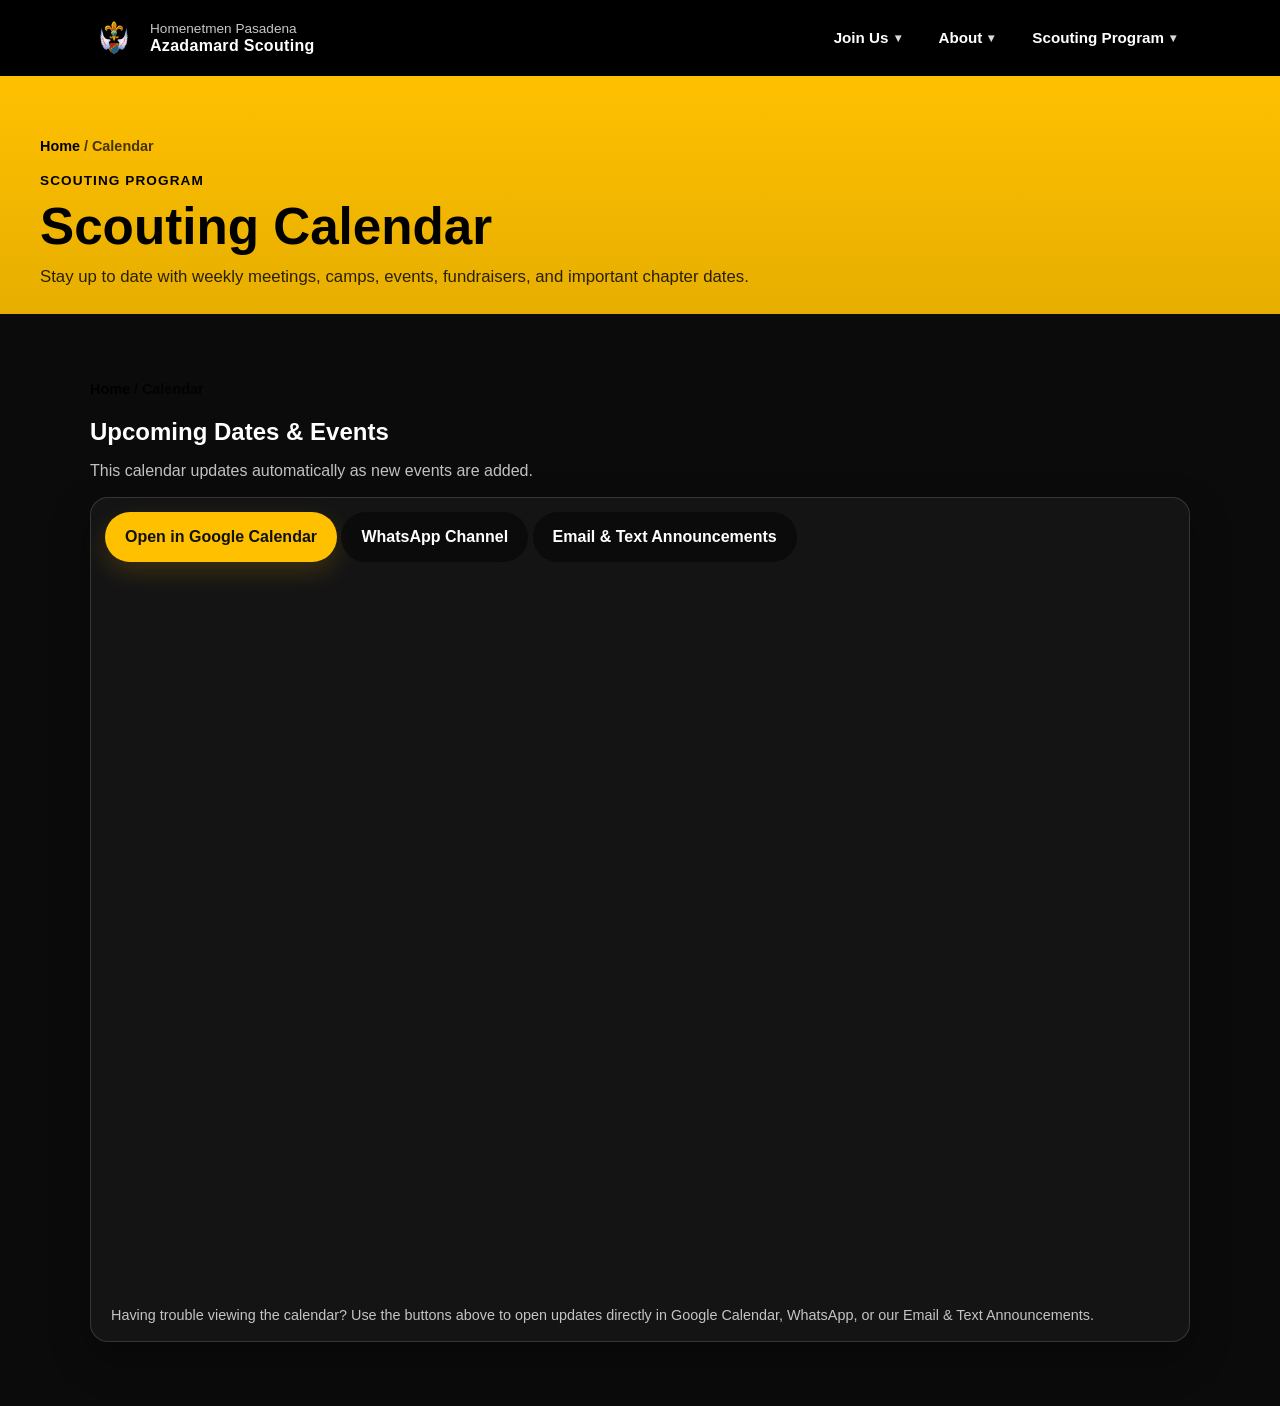
<file: calendar.html>
<!doctype html>
<html lang="en">
<head>
  <meta charset="UTF-8" />
  <meta name="viewport" content="width=device-width, initial-scale=1" />
  <title>Calendar | Azadamard Scouting</title>
  <meta name="description" content="Calendar for Homenetmen Pasadena Azadamard Scouting." />
  <link rel="stylesheet" href="style.css" />
</head>
<body>
  <!doctype html>
<html lang="en">

<head>
  <meta charset="UTF-8" />
  <meta name="viewport" content="width=device-width, initial-scale=1" />
  <title>Azadamard Scouting | Homenetmen Pasadena</title>
  <meta
    name="description"
    content="Homenetmen Pasadena Azadamard Scouting Division. Building leaders since 1977."
  />
  <link rel="stylesheet" href="style.css" />
</head>

<body>

<header class="site-header">
  <div class="container header-inner">
    <a class="brand" href="index.html#top">
      <img src="images/brand/logo.webp" class="logo" alt="Homenetmen Scouts Logo" />
      <span class="brand-text">
        <span class="brand-kicker">Homenetmen Pasadena</span>
        <span class="brand-title">Azadamard Scouting</span>
      </span>
    </a>

    <nav class="desktop-nav" aria-label="Main navigation">
      <div class="nav-item has-dropdown">
        <a href="index.html#join" class="nav-link">Join Us</a>
        <div class="dropdown">
          <a href="index.html#join">Request Info</a>
          <a href="index.html#contact">Contact</a>
          <a
            href="https://chat.whatsapp.com/IBsD6ijPqfcJSOv74SOTvt"
            target="_blank"
            rel="noopener"
          >
            WhatsApp Channel
          </a>
          <a
            href="https://mailchi.mp/6f8df3b61e7a/sms-signup"
            target="_blank"
            rel="noopener"
          >
            Email &amp; Text Announcements
          </a>
        </div>
      </div>

      <div class="nav-item has-dropdown">
        <a href="index.html#about" class="nav-link">About</a>
        <div class="dropdown">
          <a href="index.html#about">About Us</a>
          <a href="gallery.html">Gallery</a>
        </div>
      </div>

      <div class="nav-item has-dropdown">
        <a href="resources.html" class="nav-link">Scouting Program</a>
        <div class="dropdown">
          <a href="resources.html">Resources</a>
          <a href="study.html">Study Cards</a>
          <a href="leaders.html">Meet the Leaders</a>
          <a href="uniforms.html">Uniforms</a>
          <a href="calendar.html">Calendar</a>
        </div>
      </div>
    </nav>
  </div>
</header>

  <main>
<section class="page-hero">
  <div class="container">
    <div class="page-breadcrumb">
      <a href="index.html">Home</a> / Calendar
    </div>
    <p class="page-kicker">Scouting Program</p>
    <h1>Scouting Calendar</h1>
    <p class="page-subtitle">
      Stay up to date with weekly meetings, camps, events, fundraisers, and important chapter dates.
    </p>
  </div>
</section>

    <section class="section">
      <div class="container" style="max-width:1100px;">
        <div class="page-head">
          <div>
            <div class="breadcrumb">
              <a href="index.html">Home</a> / Calendar
            </div>
            <h2 style="margin:6px 0 6px;">Upcoming Dates &amp; Events</h2>
            <p class="muted" style="margin:0;">
              This calendar updates automatically as new events are added.
            </p>
          </div>
        </div>

        <div class="card" style="padding:14px;">
          <div class="calendar-toolbar">
            <a
              class="btn primary"
              href="https://calendar.google.com/calendar/u/0?cid=Z2FsaXdhcnRvdWtpYW5AZ21haWwuY29t"
              target="_blank"
              rel="noopener"
            >
              Open in Google Calendar
            </a>

            <a
              class="btn ghost"
              href="https://chat.whatsapp.com/IBsD6ijPqfcJSOv74SOTvt"
              target="_blank"
              rel="noopener"
            >
              WhatsApp Channel
            </a>

            <a
              class="btn ghost"
              href="https://mailchi.mp/6f8df3b61e7a/sms-signup"
              target="_blank"
              rel="noopener"
            >
              Email &amp; Text Announcements
            </a>
          </div>

          <div class="calendar-embed">
            <iframe
              src="https://calendar.google.com/calendar/embed?src=Z2FsaXdhcnRvdWtpYW5AZ21haWwuY29t&ctz=America%2FLos_Angeles&mode=AGENDA&bgcolor=%230b0b0c&showTitle=0&showTabs=0&showCalendars=0&showPrint=0&showTz=0"
              style="border:0"
              width="100%"
              height="720"
              frameborder="0"
              scrolling="no"
              title="Azadamard Scouting Calendar">
            </iframe>
          </div>

          <p class="muted small" style="margin:14px 6px 0;">
            Having trouble viewing the calendar? Use the buttons above to open updates directly in Google Calendar,
            WhatsApp, or our Email &amp; Text Announcements.
          </p>
        </div>
      </div>
    </section>
  </main>
</body>
</html>
</file>
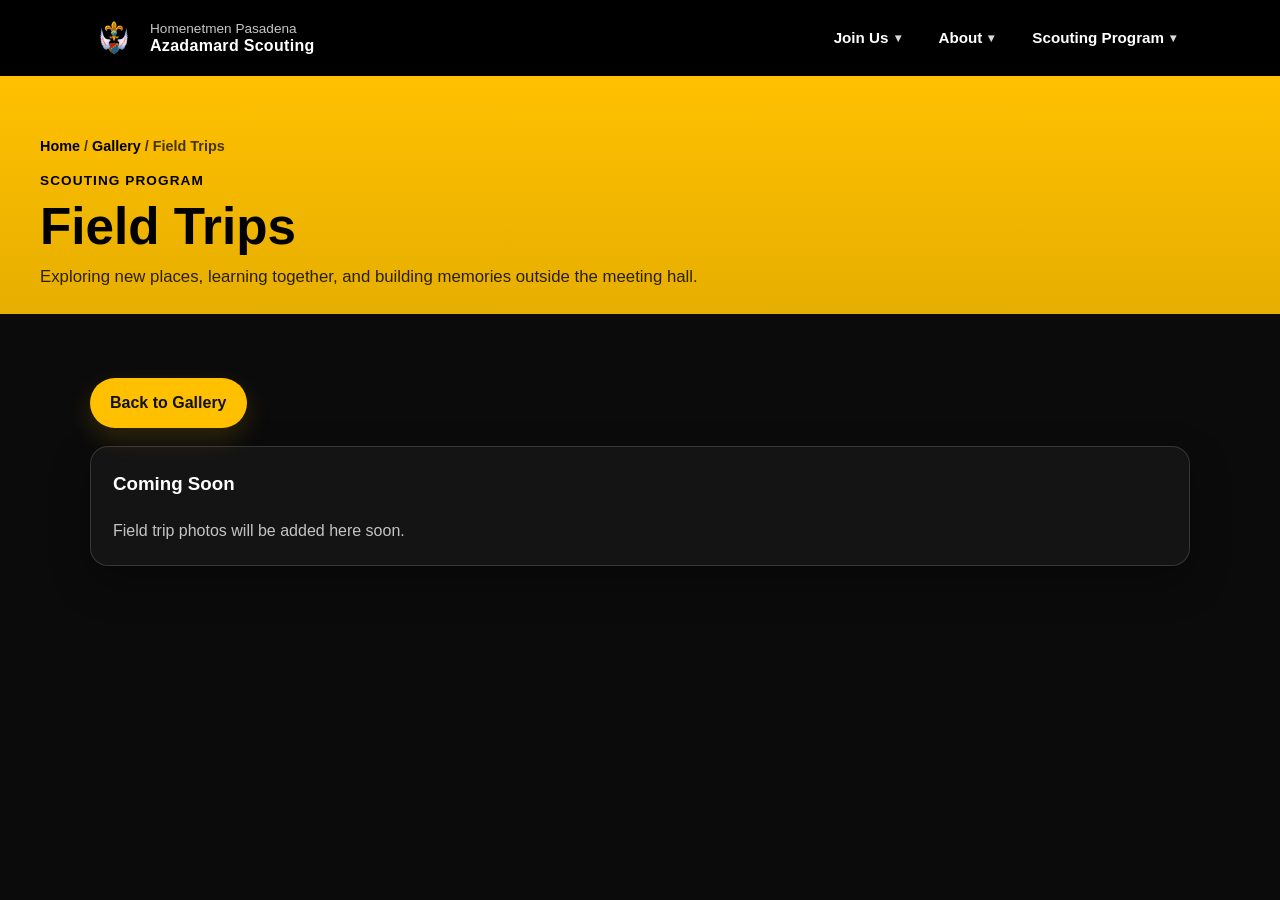
<file: field-trips.html>
<!doctype html>
<html lang="en">

<head>
  <meta charset="UTF-8" />
  <meta name="viewport" content="width=device-width, initial-scale=1" />
  <title>Field Trips Gallery | Azadamard Scouting</title>
  <meta
    name="description"
    content="Field trip photos from Homenetmen Pasadena Azadamard Scouting."
  />
  <link rel="stylesheet" href="style.css" />
</head>

<body>

<header class="site-header">
  <div class="container header-inner">
    <a class="brand" href="index.html#top">
      <img src="images/brand/logo.webp" class="logo" alt="Homenetmen Scouts Logo" />
      <span class="brand-text">
        <span class="brand-kicker">Homenetmen Pasadena</span>
        <span class="brand-title">Azadamard Scouting</span>
      </span>
    </a>

    <nav class="desktop-nav" aria-label="Main navigation">
      <div class="nav-item has-dropdown">
        <a href="index.html#join" class="nav-link">Join Us</a>
        <div class="dropdown">
          <a href="index.html#join">Request Info</a>
          <a href="index.html#contact">Contact</a>
          <a
            href="https://chat.whatsapp.com/IBsD6ijPqfcJSOv74SOTvt"
            target="_blank"
            rel="noopener"
          >
            WhatsApp Channel
          </a>
          <a
            href="https://mailchi.mp/6f8df3b61e7a/sms-signup"
            target="_blank"
            rel="noopener"
          >
            Email &amp; Text Announcements
          </a>
        </div>
      </div>

      <div class="nav-item has-dropdown">
        <a href="index.html#about" class="nav-link">About</a>
        <div class="dropdown">
          <a href="index.html#about">About Us</a>
          <a href="gallery.html">Gallery</a>
        </div>
      </div>

      <div class="nav-item has-dropdown">
        <a href="resources.html" class="nav-link">Scouting Program</a>
        <div class="dropdown">
          <a href="resources.html">Resources</a>
          <a href="study.html">Study Cards</a>
          <a href="leaders.html">Meet the Leaders</a>
          <a href="uniforms.html">Uniforms</a>
          <a href="calendar.html">Calendar</a>
        </div>
      </div>
    </nav>
  </div>
</header>

<main>
  <section class="page-hero">
    <div class="container">
      <div class="page-breadcrumb">
        <a href="index.html">Home</a> /
        <a href="gallery.html">Gallery</a> /
        Field Trips
      </div>
      <p class="page-kicker">Scouting Program</p>
      <h1>Field Trips</h1>
      <p class="page-subtitle">
        Exploring new places, learning together, and building memories outside the meeting hall.
      </p>
    </div>
  </section>

  <section class="section">
    <div class="container">
      <div class="cta-row" style="justify-content:flex-start; margin:0 0 18px;">
        <a class="btn primary" href="gallery.html">Back to Gallery</a>
      </div>

      <div class="card">
        <h3 style="margin-top:0;">Coming Soon</h3>
        <p class="muted" style="margin-bottom:0;">
          Field trip photos will be added here soon.
        </p>
      </div>
    </div>
  </section>
</main>

<script src="script.js"></script>

</body>
</html>
</file>
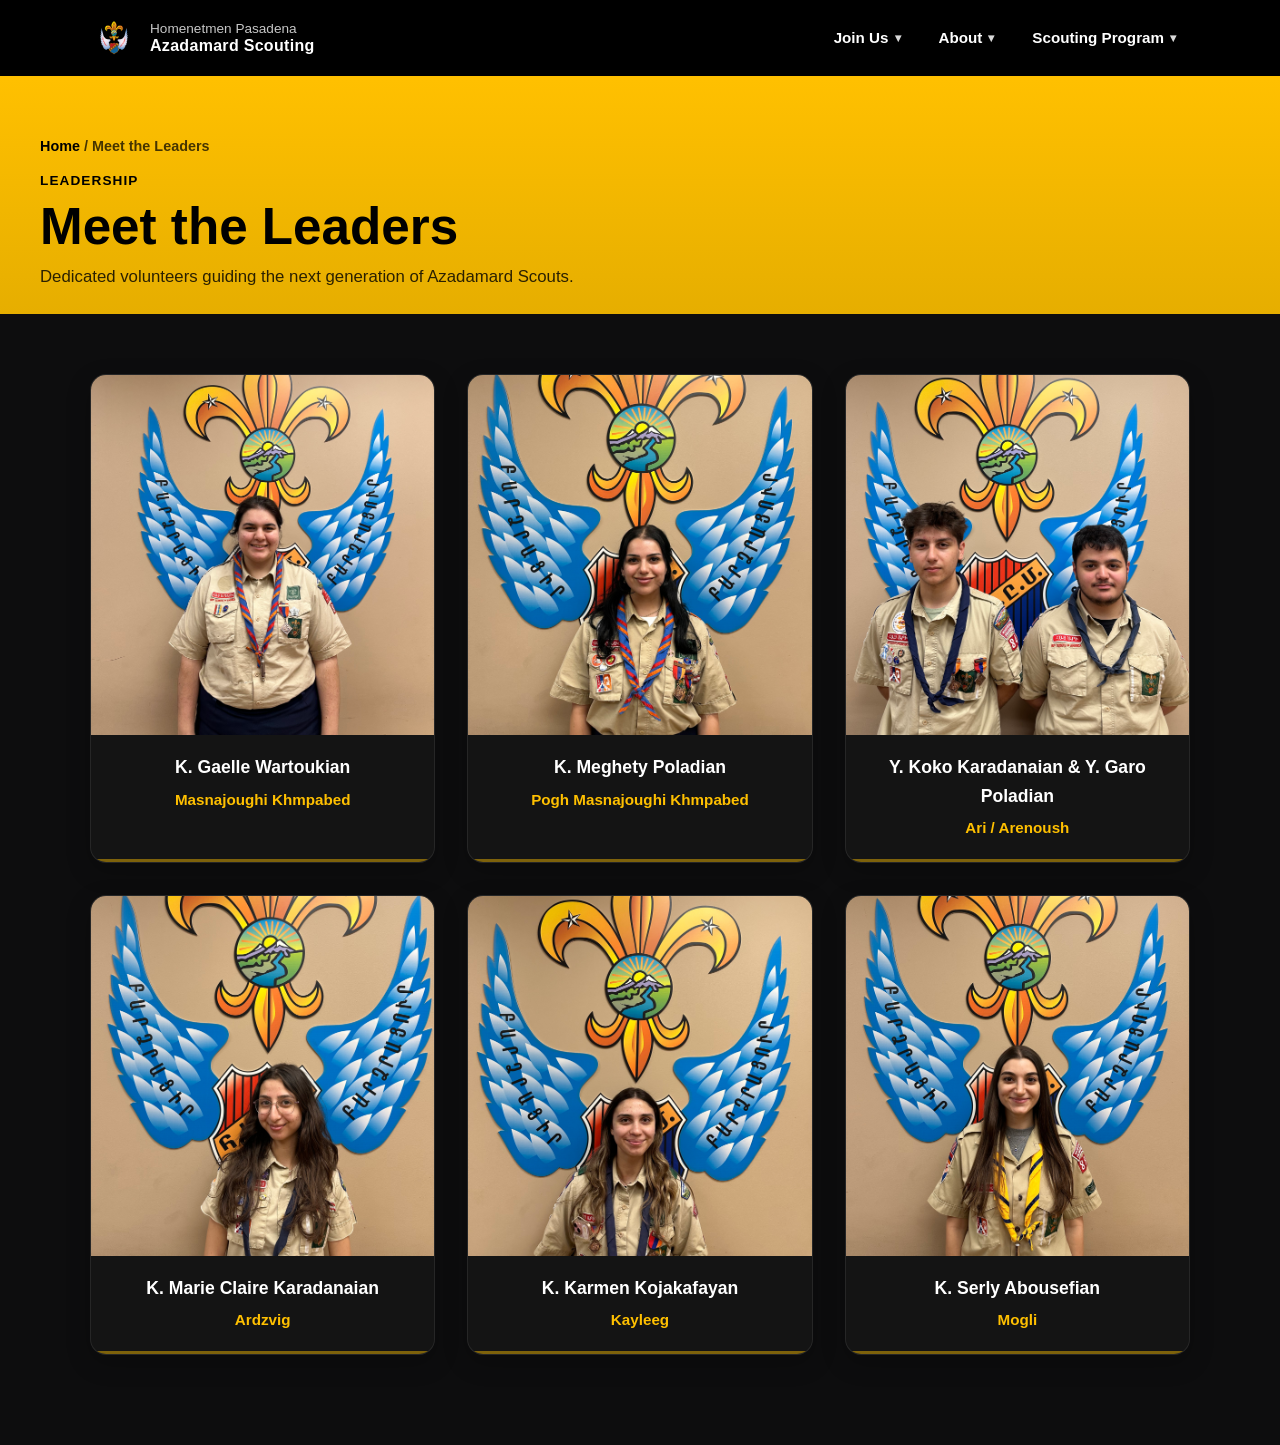
<file: leaders.html>
<!doctype html>
<html lang="en">

<head>
  <meta charset="UTF-8" />
  <meta name="viewport" content="width=device-width, initial-scale=1" />
  <title>Meet the Leaders | Azadamard Scouting</title>
  <meta name="description" content="Meet the leaders of Homenetmen Pasadena Azadamard Scouting." />
  <link rel="stylesheet" href="style.css" />
</head>

<body>

<!doctype html>
<html lang="en">

<head>
  <meta charset="UTF-8" />
  <meta name="viewport" content="width=device-width, initial-scale=1" />
  <title>Azadamard Scouting | Homenetmen Pasadena</title>
  <meta
    name="description"
    content="Homenetmen Pasadena Azadamard Scouting Division. Building leaders since 1977."
  />
  <link rel="stylesheet" href="style.css" />
</head>

<body>

<header class="site-header">
  <div class="container header-inner">
    <a class="brand" href="index.html#top">
      <img src="images/brand/logo.webp" class="logo" alt="Homenetmen Scouts Logo" />
      <span class="brand-text">
        <span class="brand-kicker">Homenetmen Pasadena</span>
        <span class="brand-title">Azadamard Scouting</span>
      </span>
    </a>

    <nav class="desktop-nav" aria-label="Main navigation">
      <div class="nav-item has-dropdown">
        <a href="index.html#join" class="nav-link">Join Us</a>
        <div class="dropdown">
          <a href="index.html#join">Request Info</a>
          <a href="index.html#contact">Contact</a>
          <a
            href="https://chat.whatsapp.com/IBsD6ijPqfcJSOv74SOTvt"
            target="_blank"
            rel="noopener"
          >
            WhatsApp Channel
          </a>
          <a
            href="https://mailchi.mp/6f8df3b61e7a/sms-signup"
            target="_blank"
            rel="noopener"
          >
            Email &amp; Text Announcements
          </a>
        </div>
      </div>

      <div class="nav-item has-dropdown">
        <a href="index.html#about" class="nav-link">About</a>
        <div class="dropdown">
          <a href="index.html#about">About Us</a>
          <a href="gallery.html">Gallery</a>
        </div>
      </div>

      <div class="nav-item has-dropdown">
        <a href="resources.html" class="nav-link">Scouting Program</a>
        <div class="dropdown">
          <a href="resources.html">Resources</a>
          <a href="study.html">Study Cards</a>
          <a href="leaders.html">Meet the Leaders</a>
          <a href="uniforms.html">Uniforms</a>
          <a href="calendar.html">Calendar</a>
        </div>
      </div>
    </nav>
  </div>
</header>

<main>

<section class="page-hero">
  <div class="container">
    <div class="page-breadcrumb">
      <a href="index.html">Home</a> / Meet the Leaders
    </div>
    <p class="page-kicker">Leadership</p>
    <h1>Meet the Leaders</h1>
    <p class="page-subtitle">
      Dedicated volunteers guiding the next generation of Azadamard Scouts.
    </p>
  </div>
</section>


<section class="leaders-section">
  <div class="container">

    <div class="leaders-grid">

      <div class="leader-card">
        <img src="images/leaders/l1.jpg" alt="K. Gaelle Wartoukian">
        <div class="leader-info">
          <h3>K. Gaelle Wartoukian</h3>
          <p>Masnajoughi Khmpabed</p>
        </div>
      </div>

      <div class="leader-card">
        <img src="images/leaders/l2.jpg" alt="K. Meghety Poladian">
        <div class="leader-info">
          <h3>K. Meghety Poladian</h3>
          <p>Pogh Masnajoughi Khmpabed</p>
        </div>
      </div>

      <div class="leader-card">
        <img src="images/leaders/l3.jpg" alt="Y. Koko Karadanaian and Y. Garo Poladian">
        <div class="leader-info">
          <h3>Y. Koko Karadanaian &amp; Y. Garo Poladian</h3>
          <p>Ari / Arenoush</p>
        </div>
      </div>

      <div class="leader-card">
        <img src="images/leaders/l4.jpg" alt="K. Marie Claire Karadanaian">
        <div class="leader-info">
          <h3>K. Marie Claire Karadanaian</h3>
          <p>Ardzvig</p>
        </div>
      </div>

      <div class="leader-card">
        <img src="images/leaders/l5.jpg" alt="K. Karmen Kojakafayan">
        <div class="leader-info">
          <h3>K. Karmen Kojakafayan</h3>
          <p>Kayleeg</p>
        </div>
      </div>

      <div class="leader-card">
        <img src="images/leaders/l6.jpg" alt="K. Serly Abousefian">
        <div class="leader-info">
          <h3>K. Serly Abousefian</h3>
          <p>Mogli</p>
        </div>
      </div>

    </div>

  </div>
</section>

</main>


<script src="script.js"></script>

</body>
</html>
</file>
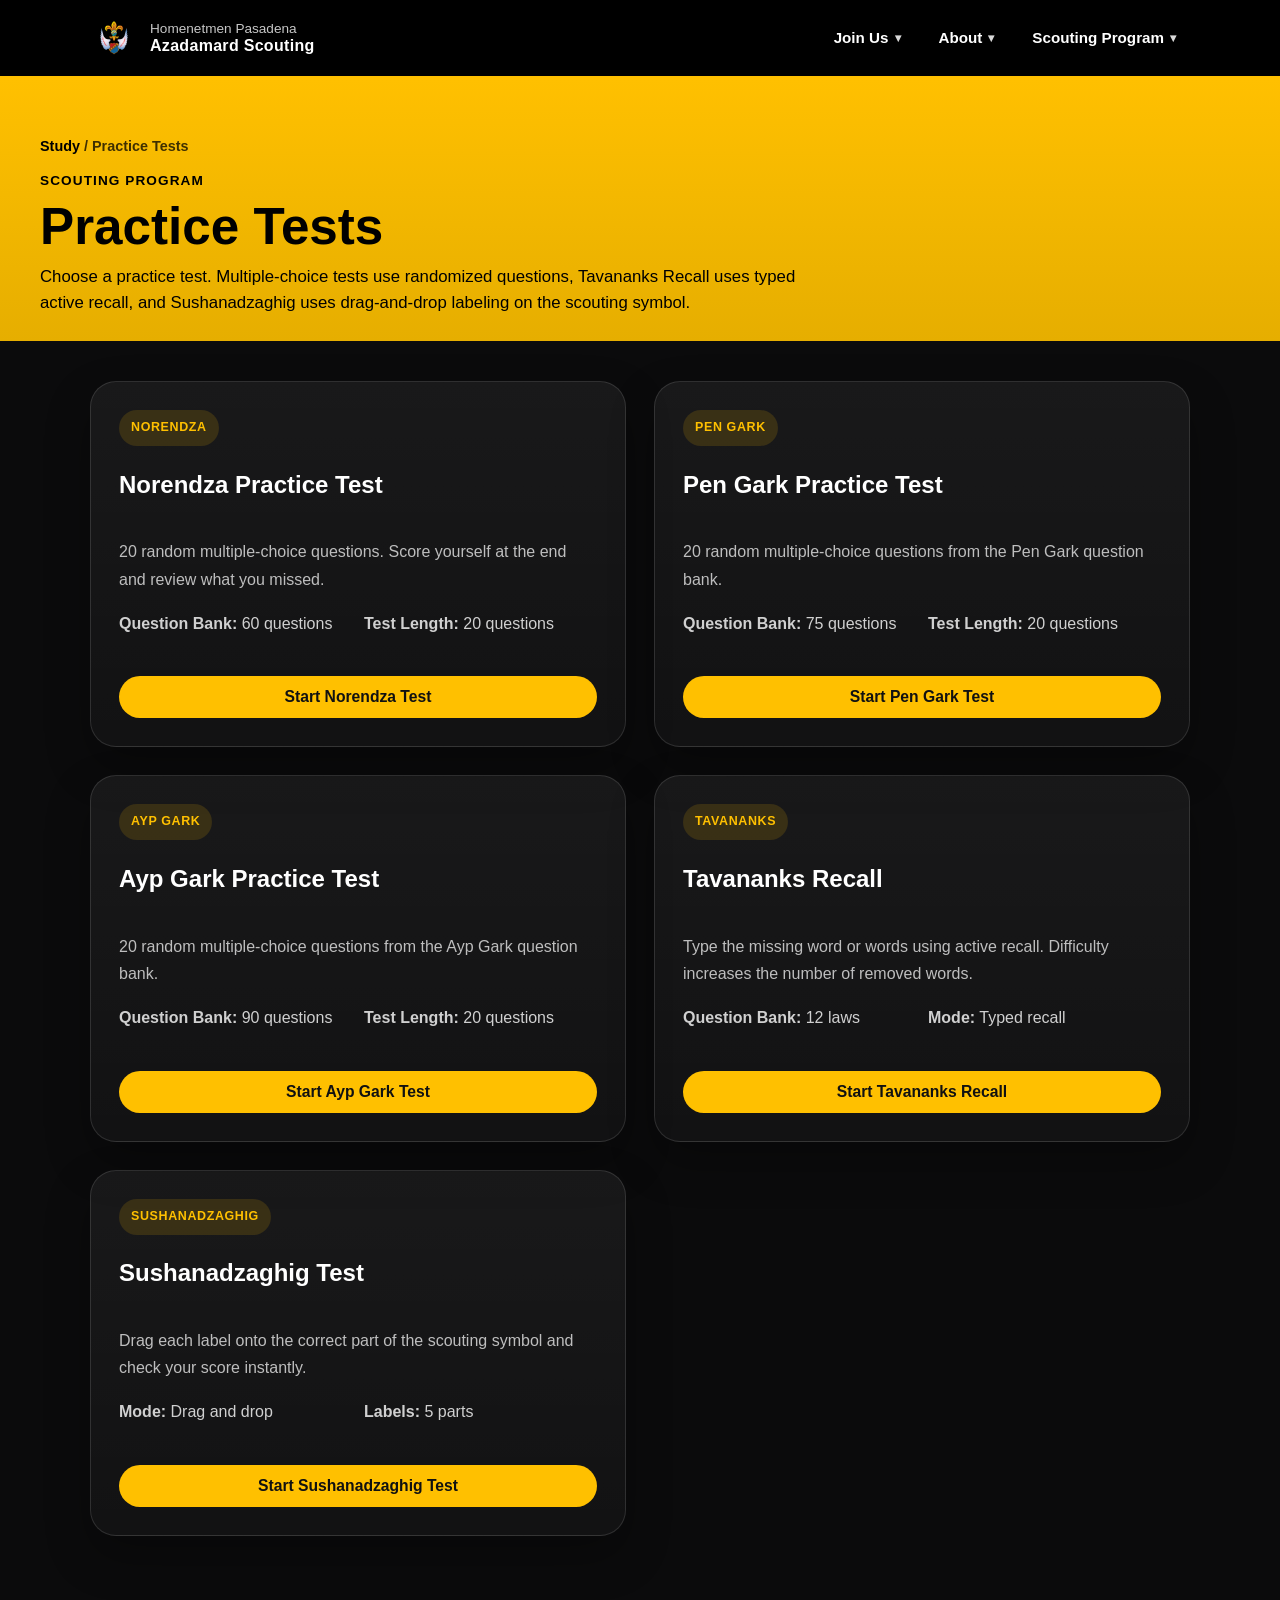
<file: practice-test.html>
<!doctype html>
<html lang="en">
<head>
  <meta charset="UTF-8" />
  <meta name="viewport" content="width=device-width, initial-scale=1" />
  <title>Practice Tests | Azadamard Scouting</title>
  <meta
    name="description"
    content="Practice tests for Homenetmen Pasadena Azadamard Scouting."
  />
  <link rel="stylesheet" href="style.css" />

  <style>
    .hidden {
      display: none !important;
    }

    .symbol-test-app {
      margin-top: 2rem;
    }

    .symbol-intro {
      margin-bottom: 1rem;
    }

    .symbol-quiz-layout {
      display: grid;
      grid-template-columns: minmax(0, 2fr) minmax(260px, 1fr);
      gap: 1.5rem;
      align-items: start;
    }

    .symbol-board {
      position: relative;
      background: #f7f7f7;
      border-radius: 18px;
      padding: 1rem;
      border: 1px solid rgba(0,0,0,0.08);
    }

    .symbol-image-wrap {
      position: relative;
      width: 100%;
      max-width: 900px;
      margin: 0 auto;
      aspect-ratio: 1675 / 854;
    }

    .symbol-image-wrap img {
      width: 100%;
      height: 100%;
      object-fit: contain;
      display: block;
      border-radius: 12px;
    }

    .dropzone {
      position: absolute;
      border: 2px dashed rgba(0,0,0,0.28);
      border-radius: 12px;
      background: rgba(255,255,255,0.15);
      transition: 0.2s ease;
      display: flex;
      align-items: center;
      justify-content: center;
      padding: 0.35rem;
      text-align: center;
      min-height: 48px;
    }

    .dropzone.is-over {
      background: rgba(255, 214, 10, 0.22);
      border-color: rgba(0,0,0,0.45);
    }

    .dropzone.is-correct {
      border-color: #188038;
      background: rgba(24, 128, 56, 0.12);
    }

    .dropzone.is-wrong {
      border-color: #c62828;
      background: rgba(198, 40, 40, 0.12);
    }

    .dropzone .draggable-chip {
      width: 100%;
      cursor: grab;
    }

    .label-bank-wrap {
      background: #fff;
      border: 1px solid rgba(0,0,0,0.08);
      border-radius: 18px;
      padding: 1rem;
    }

    .label-bank-title {
      margin: 0 0 0.75rem;
      font-size: 1rem;
      font-weight: 700;
    }

    .label-bank {
      display: flex;
      flex-direction: column;
      gap: 0.75rem;
      min-height: 120px;
    }

    .draggable-chip {
      background: #f4f1e8;
      border: 1px solid rgba(0,0,0,0.12);
      border-radius: 999px;
      padding: 0.75rem 1rem;
      font-weight: 600;
      line-height: 1.2;
      user-select: none;
      cursor: grab;
      text-align: center;
    }

    .draggable-chip:active {
      cursor: grabbing;
    }

    .symbol-help {
      margin-top: 1rem;
      font-size: 0.95rem;
      opacity: 0.85;
    }

    .symbol-actions {
      display: flex;
      flex-wrap: wrap;
      gap: 0.75rem;
      margin-top: 1.25rem;
    }

    .symbol-feedback {
      margin-top: 1rem;
      font-weight: 700;
    }

    .symbol-feedback.is-correct {
      color: #188038;
    }

    .symbol-feedback.is-wrong {
      color: #c62828;
    }

    /* Approximate drop zones on the image */
    .zone-oath {
      top: 5%;
      left: 39%;
      width: 26%;
      height: 15%;
    }

    .zone-rays {
      top: 26%;
      left: 44%;
      width: 14%;
      height: 11%;
    }

    .zone-eyes {
      top: 18%;
      left: 14%;
      width: 24%;
      height: 12%;
    }

    .zone-smile {
      top: 52%;
      left: 12%;
      width: 24%;
      height: 12%;
    }

    .zone-tongue {
      top: 42%;
      right: 10%;
      width: 22%;
      height: 12%;
    }

    @media (max-width: 900px) {
      .symbol-quiz-layout {
        grid-template-columns: 1fr;
      }
    }
  </style>
</head>

<body>

<header class="site-header">
  <div class="container header-inner">
    <a class="brand" href="index.html#top">
      <img src="images/brand/logo.webp" class="logo" alt="Homenetmen Scouts Logo" />
      <span class="brand-text">
        <span class="brand-kicker">Homenetmen Pasadena</span>
        <span class="brand-title">Azadamard Scouting</span>
      </span>
    </a>

    <nav class="desktop-nav" aria-label="Main navigation">
      <div class="nav-item has-dropdown">
        <a href="index.html#join" class="nav-link">Join Us</a>
        <div class="dropdown">
          <a href="index.html#join">Request Info</a>
          <a href="index.html#contact">Contact</a>
          <a
            href="https://chat.whatsapp.com/IBsD6ijPqfcJSOv74SOTvt"
            target="_blank"
            rel="noopener"
          >
            WhatsApp Channel
          </a>
          <a
            href="https://mailchi.mp/6f8df3b61e7a/sms-signup"
            target="_blank"
            rel="noopener"
          >
            Email &amp; Text Announcements
          </a>
        </div>
      </div>

      <div class="nav-item has-dropdown">
        <a href="index.html#about" class="nav-link">About</a>
        <div class="dropdown">
          <a href="index.html#about">About Us</a>
          <a href="gallery.html">Gallery</a>
        </div>
      </div>

      <div class="nav-item has-dropdown">
        <a href="resources.html" class="nav-link">Scouting Program</a>
        <div class="dropdown">
          <a href="resources.html">Resources</a>
          <a href="study.html">Study</a>
          <a href="practice-test.html">Practice Tests</a>
          <a href="leaders.html">Meet the Leaders</a>
          <a href="uniforms.html">Uniforms</a>
          <a href="calendar.html">Calendar</a>
        </div>
      </div>
    </nav>
  </div>
</header>

<main>
  <section class="study-hero">
    <div class="container">
      <div class="breadcrumb">
        <a href="study.html">Study</a> / Practice Tests
      </div>

      <p class="study-kicker">Scouting Program</p>
      <h1>Practice Tests</h1>
      <p class="study-subtitle">
        Choose a practice test. Multiple-choice tests use randomized questions, Tavananks Recall uses typed active recall, and Sushanadzaghig uses drag-and-drop labeling on the scouting symbol.
      </p>
    </div>
  </section>

  <section class="study-section">
    <div class="container">

      <div id="testStartArea" class="test-start-grid">

        <div class="test-card">
          <span class="card-tag">Norendza</span>
          <h2>Norendza Practice Test</h2>
          <p class="test-copy">
            20 random multiple-choice questions. Score yourself at the end and review what you missed.
          </p>

          <div class="test-meta">
            <div><strong>Question Bank:</strong> 60 questions</div>
            <div><strong>Test Length:</strong> 20 questions</div>
          </div>

          <button id="startNorendzaTestBtn" class="study-btn primary" type="button">
            Start Norendza Test
          </button>
        </div>

        <div class="test-card">
          <span class="card-tag">Pen Gark</span>
          <h2>Pen Gark Practice Test</h2>
          <p class="test-copy">
            20 random multiple-choice questions from the Pen Gark question bank.
          </p>

          <div class="test-meta">
            <div><strong>Question Bank:</strong> 75 questions</div>
            <div><strong>Test Length:</strong> 20 questions</div>
          </div>

          <button id="startPenGarkTestBtn" class="study-btn primary" type="button">
            Start Pen Gark Test
          </button>
        </div>

        <div class="test-card">
          <span class="card-tag">Ayp Gark</span>
          <h2>Ayp Gark Practice Test</h2>
          <p class="test-copy">
            20 random multiple-choice questions from the Ayp Gark question bank.
          </p>

          <div class="test-meta">
            <div><strong>Question Bank:</strong> 90 questions</div>
            <div><strong>Test Length:</strong> 20 questions</div>
          </div>

          <button id="startAypGarkTestBtn" class="study-btn primary" type="button">
            Start Ayp Gark Test
          </button>
        </div>

        <div class="test-card">
          <span class="card-tag">Tavananks</span>
          <h2>Tavananks Recall</h2>
          <p class="test-copy">
            Type the missing word or words using active recall. Difficulty increases the number of removed words.
          </p>

          <div class="test-meta">
            <div><strong>Question Bank:</strong> 12 laws</div>
            <div><strong>Mode:</strong> Typed recall</div>
          </div>

          <button id="startTavananksTestBtn" class="study-btn primary" type="button">
            Start Tavananks Recall
          </button>
        </div>

        <div class="test-card">
          <span class="card-tag">Sushanadzaghig</span>
          <h2>Sushanadzaghig Test</h2>
          <p class="test-copy">
            Drag each label onto the correct part of the scouting symbol and check your score instantly.
          </p>

          <div class="test-meta">
            <div><strong>Mode:</strong> Drag and drop</div>
            <div><strong>Labels:</strong> 5 parts</div>
          </div>

          <button id="startSymbolTestBtn" class="study-btn primary" type="button">
            Start Sushanadzaghig Test
          </button>
        </div>

      </div>

      <div id="testApp" class="test-app hidden">
        <div class="test-topbar">
          <div class="test-topbar-actions">
            <button id="restartTestTop" class="study-btn ghost" type="button">New Test</button>
            <button id="backToTestHomeTopBtn" class="study-btn ghost" type="button">Test Home</button>
          </div>

          <div id="typedDifficultyWrap" class="typed-difficulty-wrap hidden">
            <label for="typedDifficultySelect">Difficulty</label>
            <select id="typedDifficultySelect">
              <option value="easy">Easy · 1 blank</option>
              <option value="medium" selected>Medium · 2 blanks</option>
              <option value="hard">Hard · 3 blanks</option>
            </select>
          </div>

          <div id="questionCounter" class="card-counter">Question 1 / 20</div>
        </div>

        <div class="test-card">
          <span id="questionCategory" class="card-tag">Category</span>
          <h2 id="questionText">Question text goes here</h2>

          <div id="answerOptions" class="answer-options"></div>

          <div id="typedAnswerWrap" class="typed-answer-wrap hidden">
            <div id="typedInputs" class="typed-inputs"></div>
            <div id="typedAnswerFeedback" class="typed-answer-feedback"></div>
          </div>

          <div class="test-actions">
            <button id="prevQuestionBtn" class="study-btn ghost" type="button">Previous</button>
            <button id="checkTypedAnswerBtn" class="study-btn ghost hidden" type="button">Check Answer</button>
            <button id="nextQuestionBtn" class="study-btn primary" type="button">Next</button>
            <button id="submitTestBtn" class="study-btn primary hidden" type="button">Submit Test</button>
          </div>
        </div>
      </div>

<div id="symbolTestApp" class="test-card symbol-test-app hidden">
  <div class="test-topbar">
    <div class="test-topbar-actions">
      <button id="restartSymbolTestTopBtn" class="study-btn ghost" type="button">Reset Activity</button>
      <button id="backToSymbolHomeTopBtn" class="study-btn ghost" type="button">Test Home</button>
    </div>
    <div class="card-counter">Interactive Activity</div>
  </div>

  <span class="card-tag">Sushanadzaghig</span>
  <h2>Label the Scouting Symbol</h2>
  <p class="symbol-intro">
    Drag each answer onto the correct part of the symbol, then press <strong>Check Answers</strong>.
  </p>

  <div class="symbol-quiz-layout">
    <div class="symbol-board">
      <div class="symbol-image-wrap">
        <img src="images/study/ptp.png" alt="Scouting symbol labeling guide" />

        <div class="dropzone zone-oath" data-answer="3 parts of the oath"></div>
        <div class="dropzone zone-eye-left" data-answer="Scout Eye"></div>
        <div class="dropzone zone-eye-right" data-answer="Scout Eye"></div>
        <div class="dropzone zone-tavananks" data-answer="12 tavananks"></div>
        <div class="dropzone zone-smile" data-answer="Scout Smile"></div>
        <div class="dropzone zone-tongue" data-answer="Scouts Tongue"></div>
        <div class="dropzone zone-motto-left" data-answer="Homenetmen Motto"></div>
        <div class="dropzone zone-motto-right" data-answer="Homenetmen Motto"></div>
        <div class="dropzone zone-vahan" data-answer="Vahan"></div>
      </div>
    </div>

    <div class="label-bank-wrap">
      <h3 class="label-bank-title">Answers</h3>
      <div id="labelBank" class="label-bank"></div>
      <p class="symbol-help">
        Drag each answer into the matching box on the logo.
      </p>
    </div>
  </div>

  <div class="symbol-actions">
    <button id="checkSymbolAnswersBtn" class="study-btn primary" type="button">Check Answers</button>
    <button id="resetSymbolAnswersBtn" class="study-btn ghost" type="button">Reset</button>
  </div>

  <div id="symbolFeedback" class="symbol-feedback"></div>
</div>

        <div id="symbolFeedback" class="symbol-feedback"></div>
      </div>

      <div id="resultsCard" class="test-card hidden">
        <span class="card-tag">Results</span>
        <h2 id="scoreHeading">Your Score</h2>
        <p id="scoreText" class="test-copy"></p>

        <div id="resultsBreakdown" class="results-breakdown"></div>

        <div class="test-actions">
          <button id="restartTestBtn" class="study-btn primary" type="button">Take Another Test</button>
          <button id="backToTestHomeBtn" class="study-btn ghost" type="button">Test Home</button>
        </div>
      </div>

    </div>
  </section>
</main>

<script>
const norendzaTestBank = [

{ category: "Homenetmen", question: "When was Homenetmen founded?", choices: ["1905", "1918", "1925", "1931"], answer: 1 },
{ category: "Homenetmen", question: "Where was Homenetmen founded?", choices: ["Yerevan", "Beirut", "Constantinople (Istanbul)", "Athens"], answer: 2 },
{ category: "Homenetmen", question: "Who are the three founders of Homenetmen?", choices: ["Andranik, Dro, Nzhdeh", "Shavarsh Kristian, Hovhannes Hintlian, Krikor Hagopian", "Komitas, Toumanian, Nalbandian", "Aram Manoukian, Dro, Nazarbekian"], answer: 1 },
{ category: "Homenetmen", question: "What do the letters Ho-Men-Et-Men represent?", choices: ["Hye Marmnagrtagan Entanour Miyootyoon", "Hayots Marzagan Educational Movement", "Haygagan Marmnagrtagan Mission", "Hye Marzagan National Organization"], answer: 0 },
{ category: "Homenetmen", question: "Why do members call one another 'yeghpayr' and 'kouyr'?", choices: ["To replace names", "To reflect a sense of family", "To show rank", "To identify groups"], answer: 1 },

{ category: "Structure", question: "What is the difference between a bashdon and an asdijan?", choices: ["Bashdon is temporary and asdijan is permanent", "Bashdon is permanent and asdijan is temporary", "Both are temporary", "Both are permanent"], answer: 0 },
{ category: "Structure", question: "Successfully completing a scouting test usually counts as earning a:", choices: ["Bashdon", "Gark", "Parev", "Khmbag"], answer: 1 },
{ category: "Structure", question: "Which of the following is normally considered a leadership responsibility?", choices: ["Bashdon", "Gark", "Nshan", "Compass"], answer: 0 },
{ category: "Structure", question: "Which role normally leads a khmbag during scouting activities?", choices: ["Khmpabed", "Arachnort", "Pokh Khmpabed", "Shrchanayin Khmpabed"], answer: 0 },
{ category: "Structure", question: "Which role generally has responsibility over a larger scouting region?", choices: ["Khmpabed", "Shrchanayin Khmpabed", "Pokh Khmpabed", "Miavori Khmpabed"], answer: 1 },

{ category: "Symbols", question: "What is the name of the symbol used for Homenetmen scouts?", choices: ["Vahan", "Shoushanatsagheeg", "Arev", "Khachkar"], answer: 1 },
{ category: "Symbols", question: "What is the name of the symbol used to represent all of Homenetmen?", choices: ["Shoushanatsagheeg", "Vahan", "Ardziv", "Arev"], answer: 1 },
{ category: "Uniform", question: "Which of the following is not considered a scouting salute?", choices: ["Bashdonagan Parev", "Klookhi Parev", "Kavazaov Parev", "Arshav Parev"], answer: 3 },
{ category: "Uniform", question: "When greeting another scout with a handshake, which hand is normally used?", choices: ["Left", "Right", "Both", "Either"], answer: 1 },
{ category: "Uniform", question: "What color are a Khmpabed's shoulder loops?", choices: ["Orange", "Green", "Blue", "Red"], answer: 1 },
{ category: "Uniform", question: "What color are a Miavori Khmpabed's shoulder loops?", choices: ["Orange", "Green", "Baby Blue", "Yellow"], answer: 0 },
{ category: "Uniform", question: "What color are a Shrchanayin Khmpabed's shoulder loops?", choices: ["Green", "Orange", "Baby Blue", "White"], answer: 2 },

{ category: "Geography", question: "Which country borders Armenia to the north?", choices: ["Turkey", "Georgia", "Iran", "Azerbaijan"], answer: 1 },
{ category: "Geography", question: "Which country borders Armenia to the south?", choices: ["Georgia", "Iran", "Turkey", "Russia"], answer: 1 },
{ category: "Geography", question: "Which country borders Armenia to the east?", choices: ["Turkey", "Georgia", "Azerbaijan", "Iran"], answer: 2 },
{ category: "Geography", question: "Which country borders Armenia to the west?", choices: ["Turkey", "Iran", "Georgia", "Syria"], answer: 0 },
{ category: "Geography", question: "About how many people live in Armenia today?", choices: ["1 million", "3 million", "6 million", "10 million"], answer: 1 },
{ category: "Geography", question: "Approximately how many Armenians live in the diaspora?", choices: ["2 million", "4 million", "8 million", "12 million"], answer: 2 },
{ category: "Geography", question: "What does the word 'diaspora' describe?", choices: ["People living in villages", "People living outside their homeland", "People living near mountains", "People living in cities"], answer: 1 },
{ category: "Geography", question: "Which mountain is located within present-day Armenia?", choices: ["Ararat", "Sis", "Aragats", "Massis"], answer: 2 },

{ category: "Compass", question: "Which direction is opposite of East?", choices: ["North", "South", "West", "Northeast"], answer: 2 },
{ category: "Compass", question: "Which direction lies between North and East?", choices: ["Northwest", "Southeast", "Northeast", "Southwest"], answer: 2 },
{ category: "Compass", question: "If you are facing South and turn left, which direction are you facing?", choices: ["East", "West", "North", "Southeast"], answer: 0 },
{ category: "Compass", question: "If you face West and turn around, which direction are you now facing?", choices: ["East", "North", "South", "Northwest"], answer: 0 },

{ category: "Tracking", question: "What does the word 'hedakhoozel' mean?", choices: ["To build", "To track or follow", "To salute", "To camp"], answer: 1 },
{ category: "Tracking", question: "When are hedakhoozagan signs typically used?", choices: ["During meetings", "During hikes or arshavs", "During ceremonies", "During sports practice"], answer: 1 },
{ category: "Tracking", question: "What does a 'wrong path' trail sign indicate?", choices: ["Water nearby", "Camp ahead", "Not the correct direction", "Danger ahead"], answer: 2 },
{ category: "Tracking", question: "After following a trail sign, what should a scout usually do with it?", choices: ["Leave it", "Make it bigger", "Erase or remove it", "Take it home"], answer: 2 },

{ category: "Knots", question: "Why do scouts learn knots?", choices: ["For decoration", "To secure ropes and build structures", "For games only", "To shorten ropes"], answer: 1 },
{ category: "Knots", question: "Which knot is commonly used to tie two ropes together?", choices: ["Tsgnors", "Karagousi", "Keran", "None"], answer: 1 },
{ category: "Knots", question: "Which knot is used to tie a rope to a stick or pole?", choices: ["Keran", "Karagousi", "Oghag", "Tsgnors"], answer: 0 },

{ category: "Fire", question: "Which of the following is not part of the fire triangle?", choices: ["Heat", "Oxygen", "Fuel", "Water"], answer: 3 },
{ category: "Fire", question: "Why do scouts gently blow on a small flame?", choices: ["To cool it", "To add oxygen", "To dry the wood", "To remove smoke"], answer: 1 },
{ category: "Fire", question: "Which action helps a fire continue burning?", choices: ["Adding fuel carefully", "Removing oxygen", "Pouring water", "Covering with dirt"], answer: 0 },

{ category: "Signals", question: "Why do scouts learn Morse code and whistle signals?", choices: ["To replace talking", "To communicate signals when needed", "To compete with others", "To make camp quieter"], answer: 1 },
{ category: "Signals", question: "What Morse code signal is commonly used to call scouts to gather?", choices: ["----------", ".........", "_._._._._.", "..--.."], answer: 1 },

{ category: "First Aid", question: "What are the five senses?", choices: ["Sight, smell, hearing, taste, touch", "Taste, smell, speed, hearing, touch", "Sight, hearing, strength, smell, taste", "Touch, run, hear, taste, smell"], answer: 0 },
{ category: "First Aid", question: "What should you do first if someone has a severe cut and is bleeding?", choices: ["Apply pressure to the wound", "Give them water", "Ignore it", "Ask them to sit down"], answer: 0 },
{ category: "First Aid", question: "Which situation most likely requires calling emergency services?", choices: ["Mosquito bite", "Broken bone", "Small scratch", "Minor bruise"], answer: 1 },
{ category: "First Aid", question: "Should toothpaste be used to treat a burn?", choices: ["True", "False"], answer: 1 },

{ category: "Camp", question: "Which action helps keep a campsite clean?", choices: ["Leaving trash on the ground", "Keeping garbage sealed and disposing of it properly", "Mixing dirty water with clean water", "Leaving food near tents"], answer: 1 },
{ category: "Camp", question: "Why should dirty water be kept separate from clean water?", choices: ["To keep the campsite healthier", "To make cooking easier", "To attract animals", "To save time"], answer: 0 },

{ category: "Scouting", question: "When was scouting first introduced in the world?", choices: ["1890", "1907", "1918", "1925"], answer: 1 },

{ category: "Values", question: "Which action best shows a scout helping others?", choices: ["Helping carry equipment", "Ignoring younger scouts", "Leaving early", "Taking all the work"], answer: 0 },
{ category: "Values", question: "Which action shows a scout respecting nature?", choices: ["Breaking branches", "Leaving trash", "Protecting plants and animals", "Polluting water"], answer: 2 },
{ category: "Values", question: "Which action shows obedience?", choices: ["Ignoring leaders", "Listening to leaders and teachers", "Leaving tasks unfinished", "Changing plans alone"], answer: 1 }

];

const penGarkTestBank = [

{ category: "Armenian History", question: "Who wrote the Armenian national anthem 'Mer Hayrenik'?", choices: ["Hovhannes Toumanian", "Mikael Nalbandian", "Komitas", "Yeghishe Charents"], answer: 1 },

{ category: "Armenian History", question: "The poem that later became the Armenian national anthem was originally written in which year?", choices: ["1859", "1875", "1918", "1920"], answer: 0 },

{ category: "Armenian Geography", question: "Historic Armenia covered approximately how many square kilometers?", choices: ["150,000", "300,000", "500,000", "1,000,000"], answer: 1 },

{ category: "Armenian Geography", question: "Which mountain range runs through the heart of Armenia?", choices: ["Haygagan Bar", "Hyegagan Davros", "Lazistani Lerner", "Zagros"], answer: 0 },

{ category: "Armenian Geography", question: "Which mountain is the tallest peak associated with Armenia?", choices: ["Aragats", "Massis (Ararat)", "Nemroot", "Sipan"], answer: 1 },

{ category: "Armenian Geography", question: "What is the height of Big Massis (Ararat)?", choices: ["4095 m", "5156 m", "4434 m", "3965 m"], answer: 1 },

{ category: "Armenian Geography", question: "Which mountain is the second tallest peak in Armenia?", choices: ["Aragats", "Sipan", "Nemroot", "Ararat"], answer: 0 },

{ category: "Armenian Geography", question: "Which of the following lakes is part of historic Armenia?", choices: ["Lake Sevan", "Lake Van", "Lake Urmia", "All of the above"], answer: 3 },

{ category: "Armenian Geography", question: "Lake Sevan is located in:", choices: ["Historic Armenia only", "Present day Armenia", "Turkey", "Iran"], answer: 1 },

{ category: "Armenian Geography", question: "Historic Armenia is generally considered part of which region?", choices: ["Central Asia", "Western Asia", "Eastern Europe", "North Africa"], answer: 1 },

{ category: "Armenian History", question: "The Treaty of Brest-Litovsk (1918) transferred which region to the Ottoman Empire?", choices: ["Kars", "Van", "Yerevan", "Gyumri"], answer: 0 },

{ category: "Armenian History", question: "Which battle helped secure Armenian survival in 1918?", choices: ["Sardarabad", "Avarayr", "Ani", "Tigranakert"], answer: 0 },

{ category: "Armenian History", question: "Which of these battles was fought in 1918 against the Ottoman army?", choices: ["Pash Abaran", "Mousa Ler", "Avarayr", "Baghesh"], answer: 0 },

{ category: "Armenian History", question: "Which Armenian fedayi fought during the Armenian national liberation movement?", choices: ["Andranik", "Tigran Mets", "Aram Khachaturian", "Komitas"], answer: 0 },

{ category: "Armenian History", question: "Which Armenian hero was known as a female freedom fighter?", choices: ["Sose Mayrig", "Zabel Yesayan", "Parandzem", "Anahit"], answer: 0 },

{ category: "Armenian History", question: "Which Armenian revolutionary leader was also known as Garegin Nzhdeh?", choices: ["Dro", "Andranik", "Nzhdeh", "Papken Souni"], answer: 2 },

{ category: "Church", question: "The Armenian Church celebrates Christmas on which date?", choices: ["December 25", "January 1", "January 6", "February 1"], answer: 2 },

{ category: "Church", question: "The main seat of the Armenian Apostolic Church is located in:", choices: ["Jerusalem", "Etchmiadzin", "Antelias", "Rome"], answer: 1 },

{ category: "Church", question: "The Armenian Church currently has how many Catholicosates?", choices: ["1", "2", "3", "4"], answer: 1 },

{ category: "Church", question: "Which country is the Catholicosate of Cilicia located in?", choices: ["Armenia", "Lebanon", "Turkey", "Greece"], answer: 1 },

{ category: "Scouting History", question: "Who started the modern scouting movement?", choices: ["Robert Baden-Powell", "Ernest Thompson Seton", "Lord Kitchener", "Napoleon"], answer: 0 },

{ category: "Scouting History", question: "Where did Baden-Powell hold the first experimental scout camp?", choices: ["Brownsea Island", "Malta", "Ireland", "Canada"], answer: 0 },

{ category: "Scouting Principles", question: "Which teaching method did Baden-Powell emphasize?", choices: ["Hands-on learning", "Memorization only", "Classroom lectures", "Written exams"], answer: 0 },

{ category: "Scouting Principles", question: "The patrol system emphasizes:", choices: ["Individual work", "Small team cooperation", "Competition only", "Independent study"], answer: 1 },

{ category: "Homenetmen", question: "What is the main purpose of Homenetmen scouting?", choices: ["Sports competition", "Building character and national spirit", "Travel", "Military training"], answer: 1 },

{ category: "Homenetmen", question: "Which of the following is one goal of Homenetmen?", choices: ["Physical development", "Mental development", "Service to the nation", "All of the above"], answer: 3 },

{ category: "Homenetmen", question: "Homenetmen encourages scouts to become:", choices: ["Professional athletes", "Model citizens", "Political leaders", "Teachers"], answer: 1 },

{ category: "Camping", question: "When pitching a tent, what kind of ground is best?", choices: ["Flat and dry", "Wet soil", "Steep hill", "Rocky ground"], answer: 0 },

{ category: "Camping", question: "Before pitching a tent, what should be removed from the ground?", choices: ["Rocks and thorns", "Leaves", "Grass", "Sand"], answer: 0 },

{ category: "Camping", question: "Why should tents avoid wetlands?", choices: ["More insects", "Flooding risk", "Unstable ground", "All of the above"], answer: 3 },

{ category: "Camping", question: "Which tool is most appropriate for cutting large logs?", choices: ["Knife", "Small ax", "Large ax", "Saw blade"], answer: 2 },

{ category: "Camping", question: "Which tool is most commonly used for campfire preparation?", choices: ["Small ax", "Hammer", "Pickaxe", "Shovel"], answer: 0 },

{ category: "Camping", question: "When using a saw, the motion should be:", choices: ["Forward only", "Back and forth", "Side to side", "Circular"], answer: 1 },

{ category: "Camping", question: "When carving with a knife, the blade should move:", choices: ["Toward your body", "Away from your body", "Sideways", "Upward"], answer: 1 },

{ category: "Fire", question: "Which type of wood burns quickly but does not last long?", choices: ["Oak", "Cedar", "Walnut", "Elm"], answer: 1 },

{ category: "Fire", question: "Which type of wood burns slowly and produces long-lasting heat?", choices: ["Oak", "Willow", "Cedar", "Fir"], answer: 0 },

{ category: "Fire", question: "Which tool can help start a fire without matches?", choices: ["Magnifying glass", "Flint and steel", "Friction", "All of the above"], answer: 3 },

{ category: "Fire", question: "What should be placed under tripod legs to keep them stable?", choices: ["Sand", "Rocks or wet dirt", "Leaves", "Grass"], answer: 1 },

{ category: "Orienteering", question: "Which side of the trail should the follower walk on?", choices: ["Left side", "Right side", "Middle", "Either side"], answer: 1 },

{ category: "Orienteering", question: "Orienteering signs should normally be how far apart?", choices: ["10 steps", "20 steps", "50 steps", "100 steps"], answer: 2 },

{ category: "Orienteering", question: "The last scout following trail signs should:", choices: ["Add more signs", "Erase them", "Move them", "Leave them"], answer: 1 },

{ category: "Orienteering", question: "Orienteering signs should be placed where?", choices: ["Clearly visible", "Hidden completely", "Visible but not obvious", "Inside bags"], answer: 2 },

{ category: "Health", question: "Why is good nutrition important?", choices: ["Provides energy", "Maintains health", "Supports growth", "All of the above"], answer: 3 },

{ category: "Health", question: "Which vitamin strengthens blood vessels?", choices: ["Vitamin A", "Vitamin B", "Vitamin C", "Vitamin D"], answer: 2 },

{ category: "Health", question: "Which food contains Vitamin C?", choices: ["Oranges", "Lemons", "Strawberries", "All of the above"], answer: 3 },

{ category: "Health", question: "What condition can happen after long exposure to heat without water?", choices: ["Heat stroke", "Frostbite", "Hypothermia", "Cold shock"], answer: 0 },

{ category: "First Aid", question: "The first step in treating a cut is:", choices: ["Wash the wound", "Bandage immediately", "Call a doctor", "Ignore it"], answer: 0 },

{ category: "First Aid", question: "What should be used to cover a cut after cleaning?", choices: ["Sterile cloth", "Paper towel", "Leaves", "Plastic"], answer: 0 },

{ category: "First Aid", question: "When someone has something in their eye, the first step is:", choices: ["Wash your hands", "Rub the eye", "Close both eyes", "Call emergency"], answer: 0 },

{ category: "First Aid", question: "During a nosebleed, the person should:", choices: ["Lean forward", "Lean back", "Lie down", "Drink water"], answer: 0 },

{ category: "First Aid", question: "How long should you pinch the nose during a nosebleed?", choices: ["1 minute", "5 minutes", "10-15 minutes", "30 minutes"], answer: 2 },

{ category: "Transport", question: "Which item could help build a stretcher?", choices: ["Blanket", "Poles", "Jackets", "All of the above"], answer: 3 },

{ category: "Signals", question: "Why do scouts learn Morse code?", choices: ["Emergency communication", "Fun games", "Music", "Cooking"], answer: 0 },

{ category: "Signals", question: "Which Morse whistle signal means 'gather'?", choices: ["........", "_.", "....", "_._."], answer: 0 },

{ category: "Signals", question: "Which whistle signal means 'scatter'?", choices: ["........", "_______", "._.", "_."], answer: 1 },

{ category: "Signals", question: "Which whistle signal means 'Hankisd'?", choices: ["._", ".", "....", "_."], answer: 0 },

{ category: "Signals", question: "Which whistle signal means 'Badrasd'?", choices: ["._", ".", "_.", "..."], answer: 1 },

{ category: "Knots", question: "Why do scouts learn knots and lashings?", choices: ["Decoration", "Building structures", "Games", "Cooking"], answer: 1 },

{ category: "Knots", question: "Which type of lashing joins two poles at a diagonal angle?", choices: ["Diagonal lashing", "Square knot", "Clove hitch", "Bowline"], answer: 0 },

{ category: "Knots", question: "Which lashing connects two poles end-to-end?", choices: ["End-to-end lashing", "Square lashing", "Clove hitch", "Bowline"], answer: 0 },

{ category: "Leadership", question: "Why is the khmbag structure important?", choices: ["Creates teamwork", "Builds leadership", "Organizes scouts", "All of the above"], answer: 3 },

{ category: "Leadership", question: "Taking responsibility in scouting helps develop:", choices: ["Leadership skills", "Confidence", "Teamwork", "All of the above"], answer: 3 }

];

  const aypGarkTestBank = [

{ category: "Homenetmen", question: "Who are the three founders of Homenetmen?", choices: ["Shavarsh Kristian, Hovhannes Hintlian, Krikor Hagopian", "Andranik, Dro, Nzhdeh", "Komitas, Nalbandian, Toumanian", "Aram Manoukian, Papken Suni, Kevork Chavoush"], answer: 0 },
{ category: "Homenetmen", question: "What is the main mission of Homenetmen?", choices: ["To create professional athletes only", "To educate Armenian youth through scouting and athletics", "To organize only camps", "To teach only Armenian history"], answer: 1 },
{ category: "Homenetmen", question: "Which two main divisions make up Homenetmen’s work?", choices: ["Church and school", "Scouting and athletics", "Music and theater", "History and language"], answer: 1 },
{ category: "Homenetmen", question: "The Homenetmen General Assembly (Badkamavoragan Jhoghov) takes place every:", choices: ["2 years", "3 years", "4 years", "5 years"], answer: 2 },
{ category: "Homenetmen", question: "Delegates at the General Assembly vote for which governing body?", choices: ["Chapter Executive Board", "Regional Executive Board", "Central Executive Board", "Badkamavoragan Executive Board"], answer: 2 },
{ category: "Homenetmen", question: "According to Homenetmen spirit, a member should try to improve:", choices: ["Only themselves", "Only their khmbag", "Themselves and others around them", "Only their physical strength"], answer: 2 },
{ category: "Homenetmen", question: "Which of the following best matches the purpose of Homenetmen scouting?", choices: ["To build strong character and service-minded Armenians", "To create competition between chapters", "To focus only on sports", "To train soldiers"], answer: 0 },
{ category: "Homenetmen", question: "To create a new Homenetmen chapter, what is the minimum number of members needed?", choices: ["10", "15", "25", "50"], answer: 2 },

{ category: "National", question: "What is the best meaning of the word 'Azk'?", choices: ["A group living in one town", "A people with shared origin, history, and national consciousness", "Any crowd of people", "Only citizens of one country"], answer: 1 },
{ category: "National", question: "What is the best meaning of the word 'Hayrenik'?", choices: ["Any place Armenians visit", "The homeland that protects a nation’s language, life, and continuity", "A city where Armenians are many", "Only the capital city"], answer: 1 },
{ category: "National", question: "According to Ayp Gark, what are the three stages of collective development?", choices: ["Family, village, city", "Race, people, nation", "Child, adult, elder", "Kingdom, republic, empire"], answer: 1 },
{ category: "National", question: "A nation without a homeland is in danger of:", choices: ["Growing too quickly", "Losing itself among others", "Becoming stronger", "Avoiding assimilation"], answer: 1 },
{ category: "National", question: "Which period of Armenian history is specifically required in Ayp Gark?", choices: ["451-500", "1045-1071", "1880-1921", "1945-1991"], answer: 2 },
{ category: "National", question: "Which event belongs to the required 1880-1921 Armenian history section?", choices: ["Khanasor Expedition", "Battle of Avarayr", "Creation of the alphabet", "Adoption of Christianity"], answer: 0 },
{ category: "National", question: "What is the main idea behind Armenian national struggle during 1880-1921?", choices: ["Finding trade routes", "Protecting national survival and freedom", "Building ports", "Avoiding education"], answer: 1 },
{ category: "National", question: "Which statement best reflects why homeland matters?", choices: ["It gives only farmland", "It protects language, faith, and national life", "It removes the need for government", "It exists only as a symbol"], answer: 1 },
{ category: "National", question: "Which event is directly connected to the Armenian struggle for liberation in the late 19th and early 20th centuries?", choices: ["Khanasor Expedition", "Treaty of Tordesillas", "French Revolution", "Battle of Lepanto"], answer: 0 },
{ category: "National", question: "What does the Ayp Gark discussion of nation and homeland mainly encourage?", choices: ["Private success only", "National responsibility and belonging", "Travel for its own sake", "Avoiding public service"], answer: 1 },

{ category: "Church", question: "Which feast is one of the five major feasts of the Armenian Apostolic Church?", choices: ["Christmas on December 25 only", "Transfiguration", "Pentecost only", "Saint Sarkis"], answer: 1 },
{ category: "Church", question: "How many major feasts (Daghavars) are listed in the Ayp Gark section?", choices: ["3", "4", "5", "7"], answer: 2 },
{ category: "Church", question: "Which of the following is one of the five Daghavars?", choices: ["Vardavar", "Barekendan", "Hambartsoum only", "Saint Sarkis"], answer: 0 },
{ category: "Church", question: "Which feast celebrates Christ’s resurrection?", choices: ["Vartavar", "Zadig", "Khachverats", "Asdvadzadzin"], answer: 1 },
{ category: "Church", question: "Which feast is connected to the Holy Cross?", choices: ["Khachverats", "Vartavar", "Asdvadzahaydnoutyoun", "Zadig"], answer: 0 },
{ category: "Church", question: "Which feast is connected to the Virgin Mary’s Assumption?", choices: ["Asdvadzadzin", "Zadig", "Khachverats", "Vartavar"], answer: 0 },
{ category: "Church", question: "What is the Holy Liturgy called in Armenian?", choices: ["Khosdoom", "Badarak", "Parolla", "Tivan"], answer: 1 },
{ category: "Church", question: "What is the Armenian word for Holy Communion?", choices: ["Haghordoutyoun", "Khatchkar", "Parev", "Dzrakir"], answer: 0 },
{ category: "Church", question: "Why is Holy Communion important in Armenian Christian life?", choices: ["It is only symbolic art", "It is part of spiritual union and faith", "It replaces prayer", "It is only for choirs"], answer: 1 },
{ category: "Church", question: "Why does the Armenian Church place importance on major feast days?", choices: ["To shorten the year", "To remember key events of faith and tradition", "To replace Sunday worship", "To separate from all history"], answer: 1 },

{ category: "Flag", question: "What does the Armenian flag mainly represent?", choices: ["Only territory", "National identity and independence", "Only church authority", "Only military history"], answer: 1 },
{ category: "Flag", question: "When should a scout salute the flag?", choices: ["Only indoors", "During proper ceremonies and formal moments", "Whenever passing any building", "Only at campfires"], answer: 1 },
{ category: "Flag", question: "How should a scout salute the flag?", choices: ["Casually while talking", "With respect and proper scouting form", "Only by waving", "By removing shoes"], answer: 1 },
{ category: "Flag", question: "What is one proper way to care for a flag?", choices: ["Let it touch the ground", "Fold and store it respectfully", "Keep it outside in rain", "Use it as a blanket"], answer: 1 },
{ category: "Flag", question: "Why are flag ceremonies important?", choices: ["They entertain the crowd only", "They teach respect, order, and symbolism", "They replace meetings", "They are only for older leaders"], answer: 1 },
{ category: "Flag", question: "During a formal flag ceremony, a scout should be:", choices: ["Distracted and casual", "Attentive and respectful", "Talking with friends", "Walking around freely"], answer: 1 },
{ category: "Flag", question: "What does greeting the flag symbolize?", choices: ["A game", "Respect for nation and ideals", "A private signal", "Only troop attendance"], answer: 1 },

{ category: "Scouting", question: "What is the scouting motto?", choices: ["Always Forward", "Be Prepared", "Never Give Up", "Serve in Silence"], answer: 1 },
{ category: "Scouting", question: "What does 'Be Prepared' mainly mean?", choices: ["Always carry extra food", "Be mentally, morally, and physically ready", "Be ready only for camp", "Be ready only for games"], answer: 1 },
{ category: "Scouting", question: "Who conceived the idea of modern scouting?", choices: ["Baden-Powell", "Krikor Hagopian", "Andranik", "Komitas"], answer: 0 },
{ category: "Scouting", question: "Baden-Powell first developed many of his methods through:", choices: ["Teaching in schools", "Military experience and observation", "Running a church choir", "Political meetings"], answer: 1 },
{ category: "Scouting", question: "Which of the following was one of Baden-Powell’s important methods?", choices: ["Hands-on learning", "Memorization only", "Silent study only", "No teamwork"], answer: 0 },
{ category: "Scouting", question: "Which part of scouting especially emphasizes small group bonding?", choices: ["Patrol system", "Athletics only", "Secretariat work", "Map drawing only"], answer: 0 },

{ category: "Camp", question: "What is a Panagoum?", choices: ["A scout meeting indoors", "A camp", "A report", "A badge"], answer: 1 },
{ category: "Camp", question: "Which factor matters most when choosing a campsite?", choices: ["Being near traffic", "Safety and suitability of the location", "Being crowded", "Being on steep rock"], answer: 1 },
{ category: "Camp", question: "Which of the following belongs in a camp agenda (dzrakir)?", choices: ["Only meal times", "Program schedule and responsibilities", "Only free time", "Only sleeping hours"], answer: 1 },
{ category: "Camp", question: "What is one important purpose of a campfire program?", choices: ["To waste time", "To build friendship, confidence, and expression", "To keep scouts awake all night", "To replace instruction"], answer: 1 },
{ category: "Camp", question: "Which answer best explains why campfires are useful?", choices: ["They are only for songs", "They can educate, entertain, and strengthen troop spirit", "They are only for cooking", "They are only for ceremonies"], answer: 1 },
{ category: "Camp", question: "How many main types of panagoums are mentioned in your study prompt?", choices: ["4", "5", "6", "8"], answer: 2 },
{ category: "Camp", question: "How long is a Homenetmen World Jamboree supposed to last according to your study prompt options?", choices: ["1-9 days", "7-14 days", "10-15 days", "10-20 days"], answer: 2 },
{ category: "Camp", question: "If a schedule is well made, what does it help with most?", choices: ["Confusion", "Order and efficiency", "Less participation", "More accidents"], answer: 1 },
{ category: "Camp", question: "What should come first when planning a camp program?", choices: ["Random activities", "A clear purpose and organized schedule", "Only free time", "Only food shopping"], answer: 1 },

{ category: "Water", question: "Why must camp water be purified before drinking?", choices: ["To cool it down", "To make it sweeter", "To remove harmful contamination", "To make it blue"], answer: 2 },
{ category: "Water", question: "Which is a basic method of purifying water?", choices: ["Boiling", "Adding sand only", "Leaving it uncovered", "Mixing with dirt"], answer: 0 },
{ category: "Water", question: "Which is a chemical method of purifying water?", choices: ["Boiling", "Purification tablets or chemicals", "Cooling it overnight", "Filtering with cloth only"], answer: 1 },
{ category: "Water", question: "Why is boiling considered reliable?", choices: ["It changes the taste only", "It helps kill many harmful organisms", "It adds minerals", "It removes all mud automatically"], answer: 1 },
{ category: "Water", question: "When should a scout think carefully about water purity?", choices: ["Only at home", "Any time camp or trail water may be unsafe", "Only during winter", "Only if the water is blue"], answer: 1 },

{ category: "Rope", question: "According to the study prompts, manila rope is how much stronger than sisal rope?", choices: ["2 times", "4 times", "4.5 times", "6 times"], answer: 2 },
{ category: "Rope", question: "Which of the following is NOT one of the two rope materials named in your study prompt?", choices: ["Manila", "Sisal", "Steel", "Both Manila and Sisal are named"], answer: 2 },
{ category: "Rope", question: "Why is rope care important?", choices: ["It makes the rope heavier", "It extends usefulness and safety", "It changes the color", "It removes the need for knots"], answer: 1 },
{ category: "Rope", question: "What does tensile strength refer to?", choices: ["A rope’s color", "A rope’s pulling strength", "A rope’s smell", "A rope’s age"], answer: 1 },
{ category: "Rope", question: "Which is a good general principle for rope longevity?", choices: ["Store it wet", "Protect it from rot and damage", "Leave it in the sun always", "Drag it across rocks"], answer: 1 },
{ category: "Rope", question: "What is one reason scouts learn knots, ties, lashings, and weaves?", choices: ["For decoration only", "For useful camp and pioneering work", "Only for competitions", "Only for indoor displays"], answer: 1 },
{ category: "Rope", question: "What is one bad habit that shortens a rope’s life?", choices: ["Cleaning and storing it properly", "Leaving it exposed carelessly", "Coiling it after use", "Inspecting it before use"], answer: 1 },

{ category: "Map", question: "What is the main purpose of a compass?", choices: ["To estimate food", "To find direction", "To measure rain", "To test rope"], answer: 1 },
{ category: "Map", question: "How many directions of the compass are specifically required in Pen Gark before Ayp Gark expands the skill?", choices: ["8", "10", "12", "16"], answer: 3 },
{ category: "Map", question: "Which statement best explains why Magnetic North differs from True North?", choices: ["Because maps are wrong", "Because Earth’s magnetic field and geographic north are not the same", "Because compasses are always broken", "Because scouts walk differently"], answer: 1 },
{ category: "Map", question: "How many degrees difference is there between True North and Magnetic North according to your study prompt options?", choices: ["10", "12", "15", "All of the above"], answer: 3 },
{ category: "Map", question: "What does a map scale tell you?", choices: ["The weather", "The relationship between map distance and real distance", "The age of the map", "The elevation only"], answer: 1 },
{ category: "Map", question: "What is one useful map skill for a scout?", choices: ["Reading and interpreting symbols", "Ignoring direction", "Walking without planning", "Using guesswork only"], answer: 0 },
{ category: "Map", question: "Why is understanding north important in map work?", choices: ["It makes the paper look nicer", "It helps orient the map correctly", "It removes the need for symbols", "It shortens the trail"], answer: 1 },

{ category: "Weather", question: "What is humidity?", choices: ["Wind speed only", "Amount of moisture in the air", "Ground temperature", "Cloud height only"], answer: 1 },
{ category: "Weather", question: "What causes wind?", choices: ["Random movement only", "Changes in atmospheric pressure", "Moonlight", "Tree movement"], answer: 1 },
{ category: "Weather", question: "Which scientist is named in the weather section for pressure measurement?", choices: ["Newton", "Torricelli", "Einstein", "Galileo"], answer: 1 },
{ category: "Weather", question: "What instrument measures atmospheric pressure?", choices: ["Thermometer", "Barometer", "Compass", "Altimeter"], answer: 1 },
{ category: "Weather", question: "According to the Ayp Gark translation, how many main types of clouds are described?", choices: ["2", "3", "4", "9"], answer: 2 },
{ category: "Weather", question: "Which cloud type is usually a sign of good weather in the Ayp Gark translation?", choices: ["Cumulus", "Stratus", "Fog", "Hail cloud"], answer: 0 },
{ category: "Weather", question: "Which cloud type is associated with snow or light rain in the Ayp Gark translation?", choices: ["Cumulus", "Stratus", "Cirrus only", "No cloud type"], answer: 1 },
{ category: "Weather", question: "What is fog best understood as?", choices: ["A mountain", "A low cloud near the ground", "A type of wind", "A kind of rain only"], answer: 1 },
{ category: "Weather", question: "In your study prompt, how many different types of fog are referenced?", choices: ["5", "7", "9", "12"], answer: 2 },

{ category: "Communication", question: "Which communication system is included in Ayp Gark?", choices: ["Morse code", "Semaphore only", "Smoke signals only", "Drums only"], answer: 0 },
{ category: "Communication", question: "Which two alphabets are included in the communication section?", choices: ["Latin and Greek", "Armenian Morse and International Morse", "Arabic and Hebrew", "Only English Morse"], answer: 1 },
{ category: "Communication", question: "Why do scouts learn Morse code?", choices: ["For communication when normal speech is difficult or impossible", "Only for games", "Only for ceremonies", "Only for songs"], answer: 0 },
{ category: "Communication", question: "What is one advantage of signal communication?", choices: ["It can work across distance without shouting", "It replaces all planning", "It is only useful indoors", "It is slower than silence"], answer: 0 },

{ category: "Ceremonies", question: "Which of the following is a scout ceremony?", choices: ["Medz Ganch", "Kitchen duty", "Compass reading", "Vitamin chart"], answer: 0 },
{ category: "Ceremonies", question: "Which of the following is NOT a scout ceremony from your study prompt?", choices: ["Medz Ganch", "Bahagoutyan Pokhantzoum", "Garki Knnoutyoun", "Khoumpen Paghanki Pokhantzoum"], answer: 3 },
{ category: "Ceremonies", question: "What is one main purpose of ceremonies?", choices: ["To waste time", "To strengthen meaning, order, and belonging", "To replace scouting work", "To avoid discipline"], answer: 1 },
{ category: "Ceremonies", question: "Which ceremony helps mark important moments in scouting growth?", choices: ["Advancement ceremony", "Random lunch break", "Tent folding only", "Free time call"], answer: 0 },
{ category: "Ceremonies", question: "Why are opening and closing ceremonies important?", choices: ["They frame the activity with order and purpose", "They shorten the meeting", "They replace the program", "They are only for guests"], answer: 0 },

{ category: "Organizational", question: "What is a Deghegakeer?", choices: ["A badge", "A report/newsletter", "A knot", "A tent type"], answer: 1 },
{ category: "Organizational", question: "What is a dzrakir?", choices: ["A rope", "A schedule/program", "A ceremony", "A salute"], answer: 1 },
{ category: "Organizational", question: "What are two main parts of a budget?", choices: ["Entries and exits", "Songs and calls", "Flags and ropes", "Clouds and rain"], answer: 0 },
{ category: "Organizational", question: "What is one key purpose of records and archives in a troop?", choices: ["To create clutter", "To preserve and track troop work", "To hide information", "To replace leadership"], answer: 1 },
{ category: "Organizational", question: "Why is planning important in troop leadership?", choices: ["It helps activities run with purpose and order", "It removes responsibility", "It makes meetings shorter only", "It avoids teamwork"], answer: 0 },

{ category: "Leadership", question: "What is the Khmpabed’s main role?", choices: ["To lead, organize, and guide the troop", "To cook every meal only", "To carry only flags", "To sit out activities"], answer: 0 },
{ category: "Leadership", question: "Which quality should a Khmpabed show?", choices: ["Example and responsibility", "Carelessness", "Silence only", "Distance from scouts"], answer: 0 },
{ category: "Leadership", question: "What is one important responsibility of a leader in troop structure?", choices: ["Creating team spirit", "Avoiding all planning", "Giving no responsibilities", "Working alone"], answer: 0 },
{ category: "Leadership", question: "Why is troop structure important?", choices: ["It gives each scout a role and responsibility", "It removes discipline", "It makes camping shorter", "It avoids teamwork"], answer: 0 }

];
  const tavananksTestBank = [
    {
      category: "Tavananks",
      text: "Scout keeps promises and is trustworthy because of it."
    },
    {
      category: "Tavananks",
      text: "Scout listens to parents, teachers, leaders, elders and obeys them."
    },
    {
      category: "Tavananks",
      text: "Scout is always faithful and honest."
    },
    {
      category: "Tavananks",
      text: "Scout always helps others."
    },
    {
      category: "Tavananks",
      text: "Scout is friends with everyone and all fellow scouts."
    },
    {
      category: "Tavananks",
      text: "Scout is polite."
    },
    {
      category: "Tavananks",
      text: "Scout speaks clean Armenian with everyone everywhere and every time."
    },
    {
      category: "Tavananks",
      text: "Scout loves and protects animals and plants."
    },
    {
      category: "Tavananks",
      text: "Scout is always cheerful and enthusiastic."
    },
    {
      category: "Tavananks",
      text: "Scout is hard working and clever."
    },
    {
      category: "Tavananks",
      text: "Scout takes care of his or her stuff does not spend more money than needed and tries to help parents by saving money."
    },
    {
      category: "Tavananks",
      text: "Scout is clean in thoughts speech and actions."
    }
  ];


const symbolLabels = [
  "3 parts of the oath",
  "Scout Eye",
  "Scout Eye",
  "12 tavananks",
  "Scout Smile",
  "Scouts Tongue",
  "Homenetmen Motto",
  "Homenetmen Motto",
  "Vahan"
];

  const TEST_LENGTH = 20;

  const stopWords = new Set([
    "a","an","and","are","as","at","be","because","by","for","from","her","his","in",
    "is","it","of","on","or","that","the","their","them","they","this","to","with",
    "always","all","every","everyone","does","not","more","than","she","he","we","you"
  ]);

  const startNorendzaTestBtn = document.getElementById("startNorendzaTestBtn");
  const startPenGarkTestBtn = document.getElementById("startPenGarkTestBtn");
  const startAypGarkTestBtn = document.getElementById("startAypGarkTestBtn");
  const startTavananksTestBtn = document.getElementById("startTavananksTestBtn");
  const startSymbolTestBtn = document.getElementById("startSymbolTestBtn");

  const testStartArea = document.getElementById("testStartArea");
  const restartTestTop = document.getElementById("restartTestTop");
  const restartTestBtn = document.getElementById("restartTestBtn");
  const backToTestHomeTopBtn = document.getElementById("backToTestHomeTopBtn");
  const backToTestHomeBtn = document.getElementById("backToTestHomeBtn");

  const testApp = document.getElementById("testApp");
  const symbolTestApp = document.getElementById("symbolTestApp");
  const resultsCard = document.getElementById("resultsCard");

  const questionCounter = document.getElementById("questionCounter");
  const questionCategory = document.getElementById("questionCategory");
  const questionText = document.getElementById("questionText");
  const answerOptions = document.getElementById("answerOptions");

  const typedAnswerWrap = document.getElementById("typedAnswerWrap");
  const typedInputs = document.getElementById("typedInputs");
  const typedAnswerFeedback = document.getElementById("typedAnswerFeedback");
  const checkTypedAnswerBtn = document.getElementById("checkTypedAnswerBtn");
  const typedDifficultyWrap = document.getElementById("typedDifficultyWrap");
  const typedDifficultySelect = document.getElementById("typedDifficultySelect");

  const prevQuestionBtn = document.getElementById("prevQuestionBtn");
  const nextQuestionBtn = document.getElementById("nextQuestionBtn");
  const submitTestBtn = document.getElementById("submitTestBtn");

  const scoreHeading = document.getElementById("scoreHeading");
  const scoreText = document.getElementById("scoreText");
  const resultsBreakdown = document.getElementById("resultsBreakdown");

  const labelBank = document.getElementById("labelBank");
  const dropzones = document.querySelectorAll(".dropzone");
  const checkSymbolAnswersBtn = document.getElementById("checkSymbolAnswersBtn");
  const resetSymbolAnswersBtn = document.getElementById("resetSymbolAnswersBtn");
  const restartSymbolTestTopBtn = document.getElementById("restartSymbolTestTopBtn");
  const backToSymbolHomeTopBtn = document.getElementById("backToSymbolHomeTopBtn");
  const symbolFeedback = document.getElementById("symbolFeedback");

  let currentBank = [];
  let currentTestTitle = "";
  let currentMode = "multiple-choice";
  let currentDifficulty = "medium";
  let activeQuestions = [];
  let activeTypedPrompts = [];
  let userAnswers = [];
  let currentQuestionIndex = 0;
  let draggedItem = null;

  function shuffleArray(array) {
    const copy = [...array];
    for (let i = copy.length - 1; i > 0; i--) {
      const j = Math.floor(Math.random() * (i + 1));
      [copy[i], copy[j]] = [copy[j], copy[i]];
    }
    return copy;
  }

  function normalizeAnswer(value) {
    return String(value || "")
      .trim()
      .toLowerCase()
      .replace(/[.,!?;:]/g, "")
      .replace(/\s+/g, " ");
  }

  function getBlankCountFromDifficulty(difficulty) {
    if (difficulty === "easy") return 1;
    if (difficulty === "hard") return 3;
    return 2;
  }

  function splitSentenceIntoTokens(sentence) {
    return sentence.match(/[A-Za-z']+|[.,!?;:]/g) || [];
  }

  function getCandidateIndexes(tokens) {
    return tokens
      .map((token, index) => ({ token, index }))
      .filter(({ token }) => /^[A-Za-z']+$/.test(token))
      .filter(({ token }) => {
        const normalized = token.toLowerCase();
        return normalized.length > 3 && !stopWords.has(normalized);
      })
      .map(({ index }) => index);
  }

  function chooseBlankIndexes(tokens, difficulty) {
    const candidates = getCandidateIndexes(tokens);
    const desiredCount = getBlankCountFromDifficulty(difficulty);

    if (candidates.length === 0) {
      return [0];
    }

    const shuffled = shuffleArray(candidates);
    const chosen = shuffled.slice(0, Math.min(desiredCount, candidates.length));
    return chosen.sort((a, b) => a - b);
  }

  function buildTypedPrompt(question, difficulty) {
    const tokens = splitSentenceIntoTokens(question.text);
    const blankIndexes = chooseBlankIndexes(tokens, difficulty);
    const answers = blankIndexes.map(index => tokens[index]);

    return {
      originalText: question.text,
      category: question.category,
      tokens,
      blankIndexes,
      answers
    };
  }

  function buildAllTypedPrompts(questions, difficulty) {
    return questions.map(question => buildTypedPrompt(question, difficulty));
  }

  function renderPromptHtml(promptData) {
    return promptData.tokens
      .map((token, index) => {
        if (promptData.blankIndexes.includes(index)) {
          return `<span class="blank-word">_____</span>`;
        }

        const isPunctuation = /^[.,!?;:]$/.test(token);
        return isPunctuation ? token : token;
      })
      .reduce((acc, token, index, arr) => {
        const next = arr[index + 1];
        if (index === arr.length - 1) return acc + token;
        const nextIsPunctuation = typeof next === "string" && /^[.,!?;:]$/.test(next);
        return acc + token + (nextIsPunctuation ? "" : " ");
      }, "");
  }

  function hideAllViews() {
    testStartArea.classList.add("hidden");
    testApp.classList.add("hidden");
    symbolTestApp.classList.add("hidden");
    resultsCard.classList.add("hidden");
  }

  function startNewTest(bank, title, mode = "multiple-choice", difficulty = "medium") {
    currentBank = bank;
    currentTestTitle = title;
    currentMode = mode;
    currentDifficulty = difficulty;

    activeQuestions = shuffleArray(currentBank).slice(0, Math.min(TEST_LENGTH, currentBank.length));
    currentQuestionIndex = 0;

    if (currentMode === "typed") {
      activeTypedPrompts = buildAllTypedPrompts(activeQuestions, currentDifficulty);
      userAnswers = Array.from({ length: activeQuestions.length }, () => []);
      typedDifficultySelect.value = currentDifficulty;
    } else {
      activeTypedPrompts = [];
      userAnswers = new Array(activeQuestions.length).fill(null);
    }

    hideAllViews();
    testApp.classList.remove("hidden");
    renderQuestion();
  }

  function goToTestHome() {
    hideAllViews();
    testStartArea.classList.remove("hidden");
  }

  function renderQuestion() {
    questionCounter.textContent = `Question ${currentQuestionIndex + 1} / ${activeQuestions.length}`;
    typedAnswerFeedback.textContent = "";
    typedAnswerFeedback.className = "typed-answer-feedback";

    answerOptions.innerHTML = "";
    typedInputs.innerHTML = "";

    prevQuestionBtn.disabled = currentQuestionIndex === 0;

    const lastQuestion = currentQuestionIndex === activeQuestions.length - 1;
    nextQuestionBtn.classList.toggle("hidden", lastQuestion);
    submitTestBtn.classList.toggle("hidden", !lastQuestion);

    if (currentMode === "typed") {
      const promptData = activeTypedPrompts[currentQuestionIndex];

      questionCategory.textContent = "Tavananks Recall";
      questionText.innerHTML = renderPromptHtml(promptData);

      answerOptions.classList.add("hidden");
      typedAnswerWrap.classList.remove("hidden");
      checkTypedAnswerBtn.classList.remove("hidden");
      typedDifficultyWrap.classList.remove("hidden");

      const savedAnswers = userAnswers[currentQuestionIndex] || [];

      promptData.answers.forEach((_, blankIndex) => {
        const fieldWrap = document.createElement("div");
        fieldWrap.className = "typed-input-field";

        const label = document.createElement("label");
        label.textContent = `Missing word ${blankIndex + 1}`;

        const input = document.createElement("input");
        input.type = "text";
        input.className = "typed-answer-input";
        input.autocomplete = "off";
        input.value = savedAnswers[blankIndex] || "";

        input.addEventListener("input", () => {
          if (!Array.isArray(userAnswers[currentQuestionIndex])) {
            userAnswers[currentQuestionIndex] = [];
          }
          userAnswers[currentQuestionIndex][blankIndex] = input.value;
        });

        fieldWrap.appendChild(label);
        fieldWrap.appendChild(input);
        typedInputs.appendChild(fieldWrap);
      });

      return;
    }

    const q = activeQuestions[currentQuestionIndex];
    questionCategory.textContent = q.category;
    questionText.textContent = q.question;

    answerOptions.classList.remove("hidden");
    typedAnswerWrap.classList.add("hidden");
    checkTypedAnswerBtn.classList.add("hidden");
    typedDifficultyWrap.classList.add("hidden");

    q.choices.forEach((choice, index) => {
      const label = document.createElement("label");
      label.className = "answer-option";

      const input = document.createElement("input");
      input.type = "radio";
      input.name = "currentQuestion";
      input.value = index;
      input.checked = userAnswers[currentQuestionIndex] === index;

      input.addEventListener("change", () => {
        userAnswers[currentQuestionIndex] = index;
      });

      const span = document.createElement("span");
      span.textContent = choice;

      label.appendChild(input);
      label.appendChild(span);
      answerOptions.appendChild(label);
    });
  }

  function checkTypedAnswer() {
    const promptData = activeTypedPrompts[currentQuestionIndex];
    const enteredAnswers = userAnswers[currentQuestionIndex] || [];

    const allCorrect = promptData.answers.every((answer, index) => {
      return normalizeAnswer(enteredAnswers[index]) === normalizeAnswer(answer);
    });

    if (allCorrect) {
      typedAnswerFeedback.textContent = "Correct.";
      typedAnswerFeedback.className = "typed-answer-feedback is-correct";
    } else {
      typedAnswerFeedback.textContent = `Not quite. Correct answer${promptData.answers.length > 1 ? "s" : ""}: ${promptData.answers.join(", ")}`;
      typedAnswerFeedback.className = "typed-answer-feedback is-wrong";
    }
  }

  function showResults() {
    let score = 0;
    resultsBreakdown.innerHTML = "";

    activeQuestions.forEach((q, index) => {
      let correct = false;
      let userChoice = "";
      let correctChoice = "";
      let questionLabel = "";

      if (currentMode === "typed") {
        const promptData = activeTypedPrompts[index];
        const enteredAnswers = userAnswers[index] || [];

        correct = promptData.answers.every((answer, answerIndex) => {
          return normalizeAnswer(enteredAnswers[answerIndex]) === normalizeAnswer(answer);
        });

        questionLabel = renderPromptHtml(promptData);
        userChoice = enteredAnswers.length ? enteredAnswers.join(", ") : "No answer";
        correctChoice = promptData.answers.join(", ");
      } else {
        correct = userAnswers[index] === q.answer;
        questionLabel = q.question;
        userChoice = userAnswers[index] !== null ? q.choices[userAnswers[index]] : "No answer";
        correctChoice = q.choices[q.answer];
      }

      if (correct) score++;

      const item = document.createElement("div");
      item.className = "result-item";

      item.innerHTML = `
        <div class="result-status ${correct ? "is-correct" : "is-wrong"}">${correct ? "Correct" : "Incorrect"}</div>
        <div class="result-question">${index + 1}. ${questionLabel}</div>
        <div class="result-meta"><strong>Your answer:</strong> ${userChoice}</div>
        <div class="result-meta"><strong>Correct answer:</strong> ${correctChoice}</div>
      `;

      resultsBreakdown.appendChild(item);
    });

    const percentage = Math.round((score / activeQuestions.length) * 100);

    hideAllViews();
    resultsCard.classList.remove("hidden");

    scoreHeading.textContent = `${currentTestTitle} Score: ${score} / ${activeQuestions.length}`;
    scoreText.textContent = `You scored ${percentage}%. Review the questions below, then take another randomized test.`;
  }

  function createSymbolChip(labelText) {
    const chip = document.createElement("div");
    chip.className = "draggable-chip";
    chip.draggable = true;
    chip.dataset.label = labelText;
    chip.textContent = labelText;

    chip.addEventListener("dragstart", () => {
      draggedItem = chip;
    });

    chip.addEventListener("dragend", () => {
      draggedItem = null;
    });

    return chip;
  }

  function resetSymbolTest() {
    symbolFeedback.textContent = "";
    symbolFeedback.className = "symbol-feedback";

    labelBank.innerHTML = "";
    const shuffled = shuffleArray(symbolLabels);

    shuffled.forEach(label => {
      labelBank.appendChild(createSymbolChip(label));
    });

    dropzones.forEach(zone => {
      zone.innerHTML = "";
      zone.classList.remove("is-correct", "is-wrong", "is-over");
    });
  }

  function startSymbolTest() {
    hideAllViews();
    symbolTestApp.classList.remove("hidden");
    resetSymbolTest();
  }

  function checkSymbolAnswers() {
    let correct = 0;

    dropzones.forEach(zone => {
      zone.classList.remove("is-correct", "is-wrong");

      const placed = zone.querySelector(".draggable-chip");
      if (placed && placed.dataset.label === zone.dataset.answer) {
        correct++;
        zone.classList.add("is-correct");
      } else {
        zone.classList.add("is-wrong");
      }
    });

    symbolFeedback.textContent = `You got ${correct} out of ${dropzones.length} correct.`;
    symbolFeedback.className = `symbol-feedback ${correct === dropzones.length ? "is-correct" : "is-wrong"}`;
  }

  dropzones.forEach(zone => {
    zone.addEventListener("dragover", (e) => {
      e.preventDefault();
      zone.classList.add("is-over");
    });

    zone.addEventListener("dragleave", () => {
      zone.classList.remove("is-over");
    });

    zone.addEventListener("drop", (e) => {
      e.preventDefault();
      zone.classList.remove("is-over");

      if (!draggedItem) return;

      const existingChip = zone.querySelector(".draggable-chip");
      if (existingChip) {
        labelBank.appendChild(existingChip);
      }

      zone.innerHTML = "";
      zone.appendChild(draggedItem);
    });
  });

  labelBank.addEventListener("dragover", (e) => {
    e.preventDefault();
  });

  labelBank.addEventListener("drop", (e) => {
    e.preventDefault();
    if (!draggedItem) return;
    labelBank.appendChild(draggedItem);
  });

  startNorendzaTestBtn.addEventListener("click", () => {
    startNewTest(norendzaTestBank, "Norendza");
  });

  startPenGarkTestBtn.addEventListener("click", () => {
    startNewTest(penGarkTestBank, "Pen Gark");
  });

  startAypGarkTestBtn.addEventListener("click", () => {
    startNewTest(aypGarkTestBank, "Ayp Gark");
  });

  startTavananksTestBtn.addEventListener("click", () => {
    startNewTest(tavananksTestBank, "Tavananks Recall", "typed", typedDifficultySelect.value || "medium");
  });

  startSymbolTestBtn.addEventListener("click", startSymbolTest);

  restartTestTop.addEventListener("click", () => {
    startNewTest(currentBank, currentTestTitle, currentMode, currentDifficulty);
  });

  restartTestBtn.addEventListener("click", () => {
    startNewTest(currentBank, currentTestTitle, currentMode, currentDifficulty);
  });

  backToTestHomeTopBtn.addEventListener("click", goToTestHome);
  backToTestHomeBtn.addEventListener("click", goToTestHome);

  restartSymbolTestTopBtn.addEventListener("click", resetSymbolTest);
  resetSymbolAnswersBtn.addEventListener("click", resetSymbolTest);
  backToSymbolHomeTopBtn.addEventListener("click", goToTestHome);
  checkSymbolAnswersBtn.addEventListener("click", checkSymbolAnswers);

  prevQuestionBtn.addEventListener("click", () => {
    if (currentQuestionIndex > 0) {
      currentQuestionIndex--;
      renderQuestion();
    }
  });

  nextQuestionBtn.addEventListener("click", () => {
    if (currentQuestionIndex < activeQuestions.length - 1) {
      currentQuestionIndex++;
      renderQuestion();
    }
  });

  submitTestBtn.addEventListener("click", showResults);
  checkTypedAnswerBtn.addEventListener("click", checkTypedAnswer);

  typedDifficultySelect.addEventListener("change", () => {
    if (currentMode !== "typed") return;

    currentDifficulty = typedDifficultySelect.value;
    activeTypedPrompts = buildAllTypedPrompts(activeQuestions, currentDifficulty);
    userAnswers = Array.from({ length: activeQuestions.length }, () => []);
    currentQuestionIndex = 0;
    renderQuestion();
  });
</script>

</body>
</html>
</file>
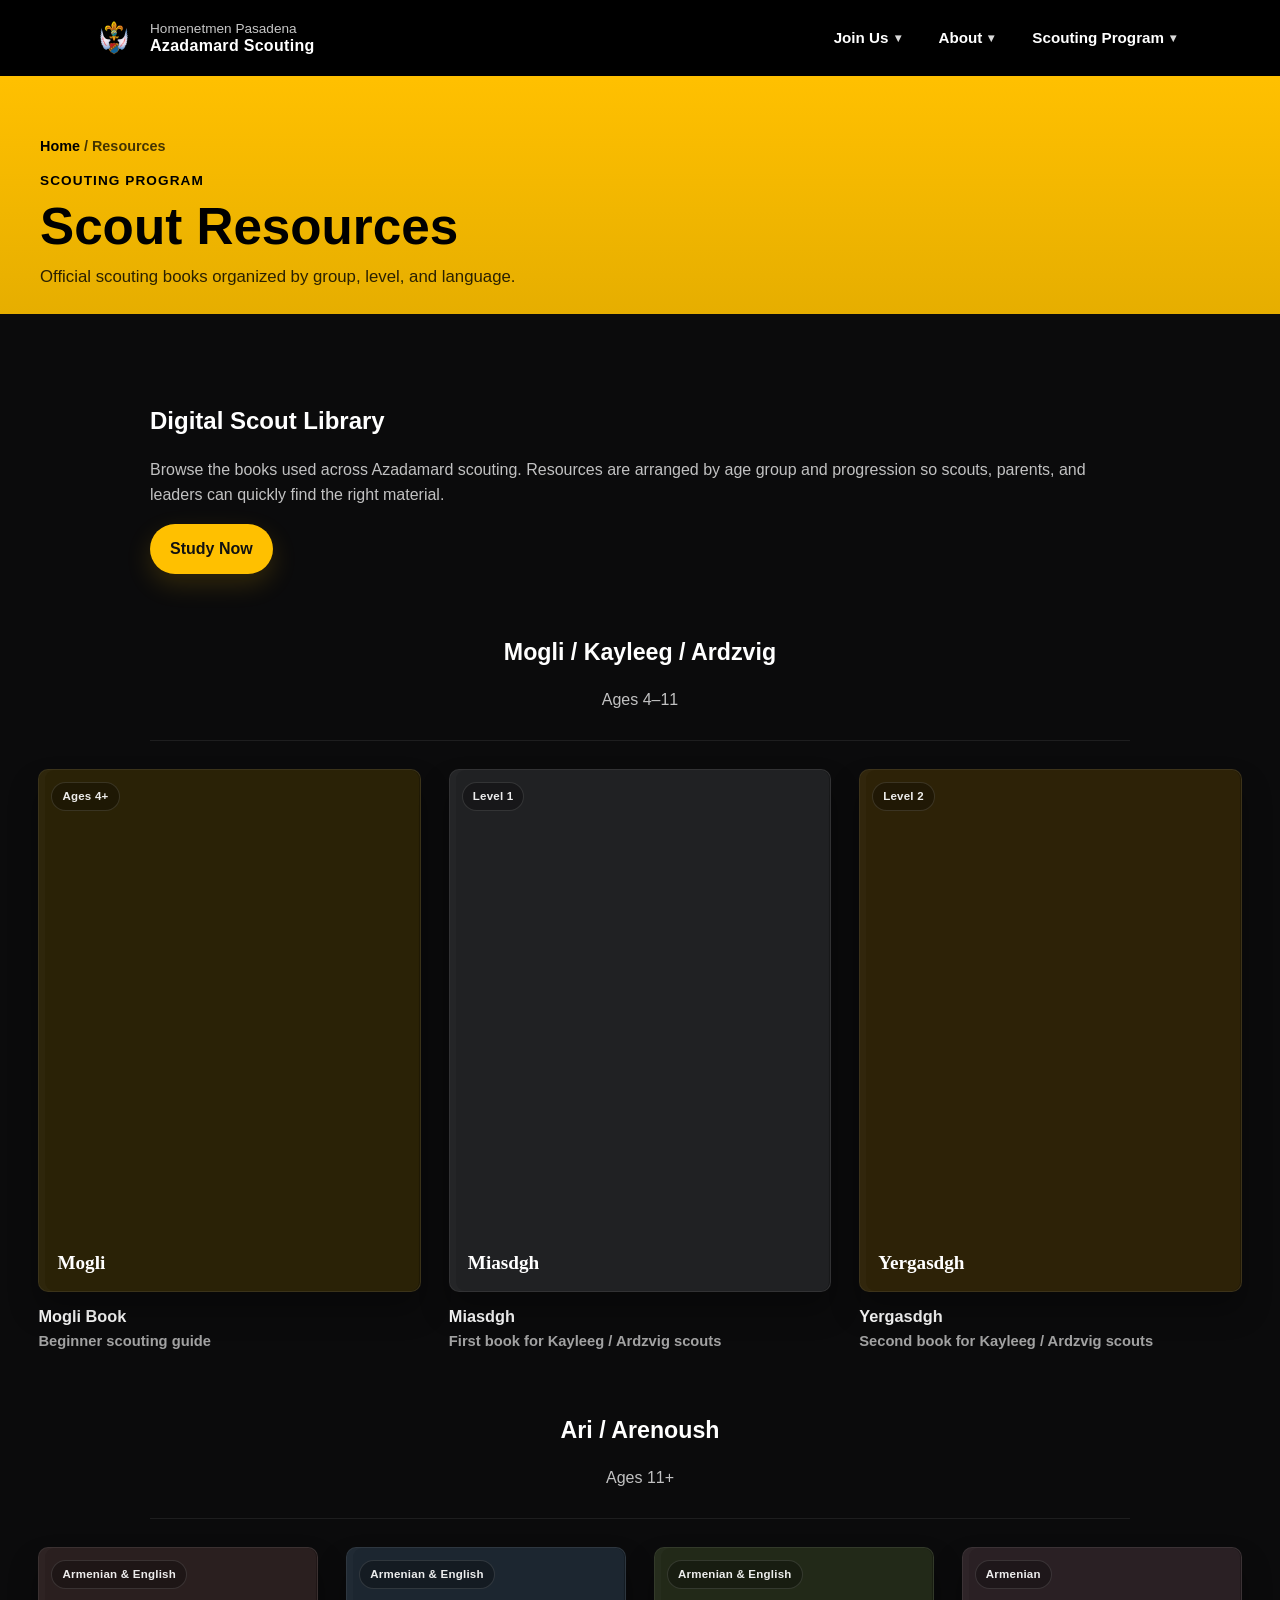
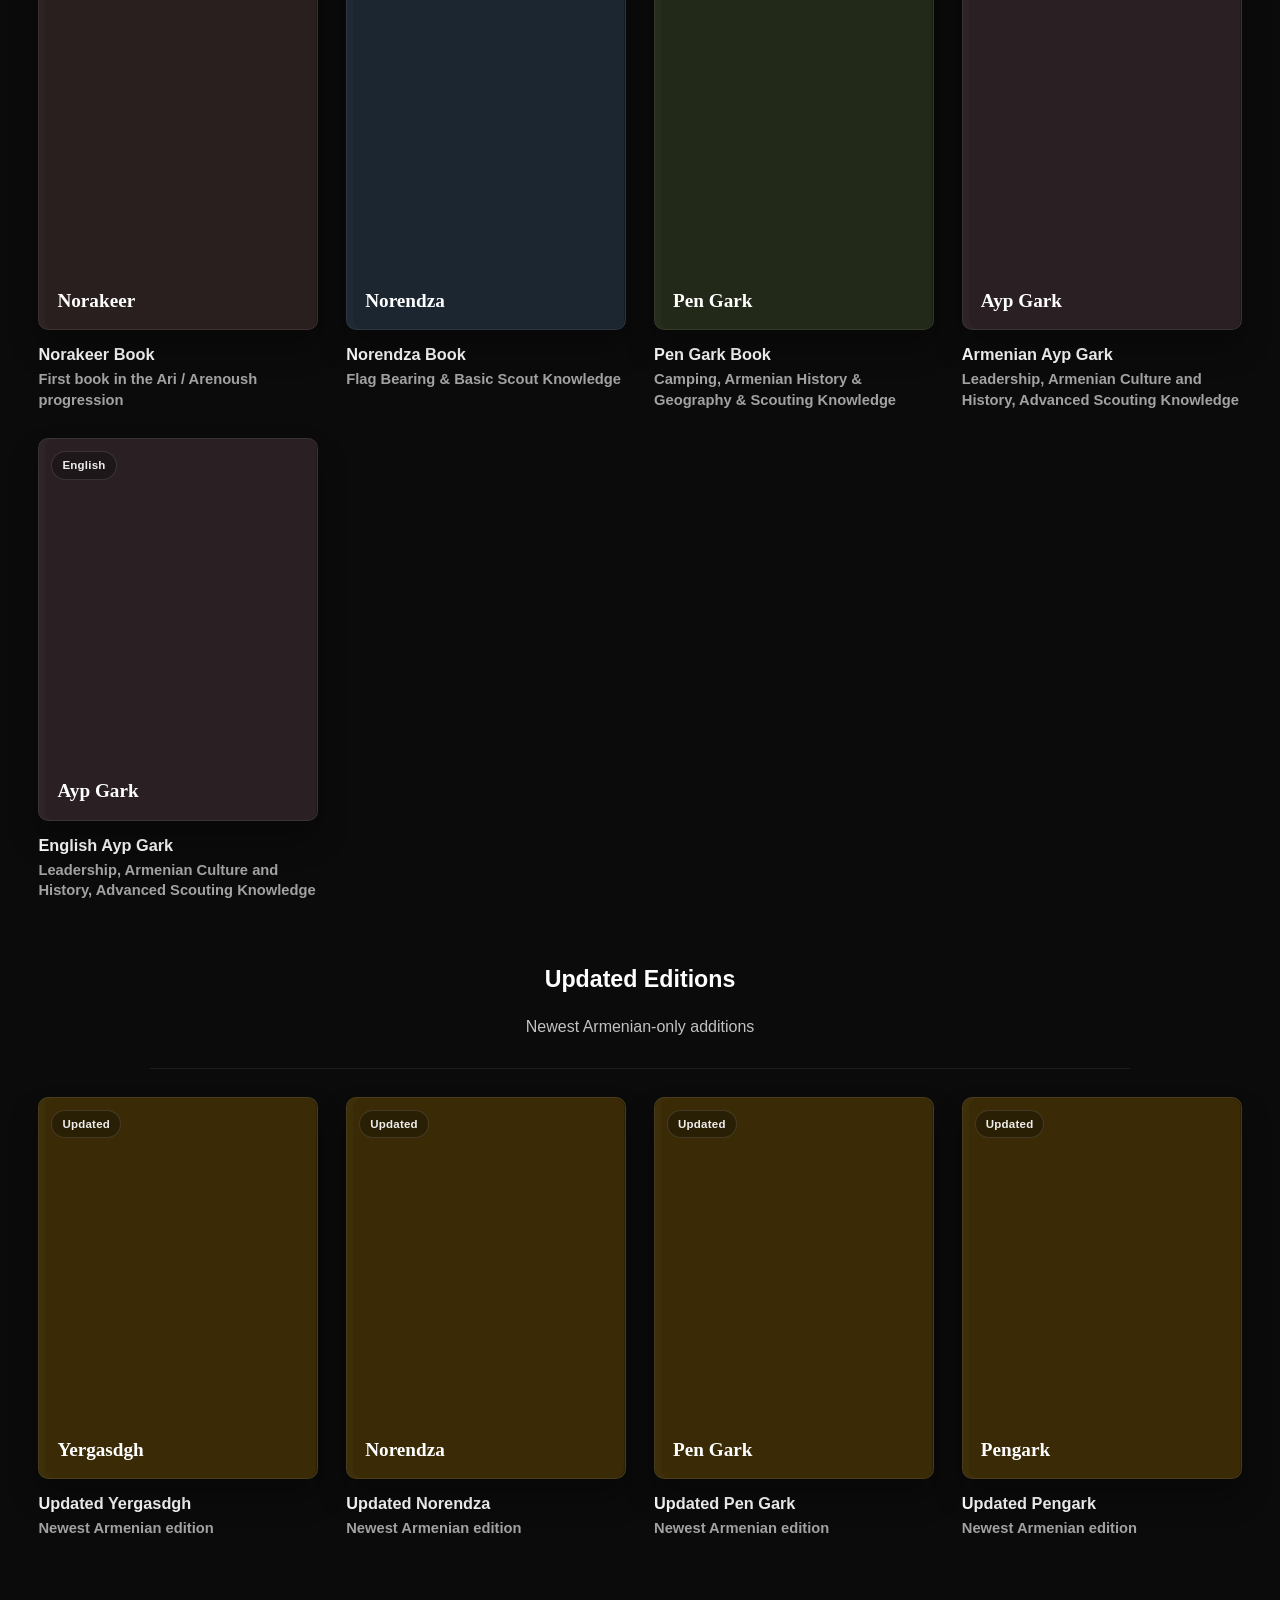
<file: resources.html>
<!doctype html>
<html lang="en">

<head>
  <meta charset="UTF-8" />
  <meta name="viewport" content="width=device-width, initial-scale=1" />
  <title>Scout Resources | Azadamard Scouting</title>
  <meta
    name="description"
    content="Official scouting books and guides for Azadamard Scouts."
  />
  <link rel="stylesheet" href="style.css" />
</head>

<body>

<header class="site-header">
  <div class="container header-inner">
    <a class="brand" href="index.html#top">
      <img src="images/brand/logo.webp" class="logo" alt="Homenetmen Scouts Logo" />
      <span class="brand-text">
        <span class="brand-kicker">Homenetmen Pasadena</span>
        <span class="brand-title">Azadamard Scouting</span>
      </span>
    </a>

    <nav class="desktop-nav" aria-label="Main navigation">
      <div class="nav-item has-dropdown">
        <a href="index.html#join" class="nav-link">Join Us</a>
        <div class="dropdown">
          <a href="index.html#join">Request Info</a>
          <a href="index.html#contact">Contact</a>
          <a
            href="https://chat.whatsapp.com/IBsD6ijPqfcJSOv74SOTvt"
            target="_blank"
            rel="noopener"
          >
            WhatsApp Channel
          </a>
          <a
            href="https://mailchi.mp/6f8df3b61e7a/sms-signup"
            target="_blank"
            rel="noopener"
          >
            Email &amp; Text Announcements
          </a>
        </div>
      </div>

      <div class="nav-item has-dropdown">
        <a href="index.html#about" class="nav-link">About</a>
        <div class="dropdown">
          <a href="index.html#about">About Us</a>
          <a href="gallery.html">Gallery</a>
        </div>
      </div>

      <div class="nav-item has-dropdown">
        <a href="resources.html" class="nav-link">Scouting Program</a>
        <div class="dropdown">
          <a href="resources.html">Resources</a>
          <a href="study.html">Study Cards</a>
          <a href="leaders.html">Meet the Leaders</a>
          <a href="uniforms.html">Uniforms</a>
          <a href="calendar.html">Calendar</a>
        </div>
      </div>
    </nav>
  </div>
</header>

<main class="resources-page">

  <section class="page-hero">
  <div class="container">
    <div class="page-breadcrumb">
      <a href="index.html">Home</a> / Resources
    </div>
    <p class="page-kicker">Scouting Program</p>
    <h1>Scout Resources</h1>
    <p class="page-subtitle">
      Official scouting books organized by group, level, and language.
    </p>
  </div>
</section>

  <section class="section">
    <div class="container">

      <div class="library-intro">
        <h2>Digital Scout Library</h2>
        <p class="muted">
          Browse the books used across Azadamard scouting. Resources are arranged by age group
          and progression so scouts, parents, and leaders can quickly find the right material.
        </p>

        <a href="study.html" class="btn primary library-study-btn">Study Now</a>
      </div>

      <section class="library-group">
        <div class="library-group-head">
          <h3>Mogli / Kayleeg / Ardzvig</h3>
          <p class="muted">Ages 4–11</p>
        </div>

        <div class="resources-grid">

    <a class="resource-card" href="pdfs/g.pdf" target="_blank" rel="noopener">
      <div class="resource-thumb resource-thumb-mogli">
        <span class="resource-badge">Ages 4+</span>
        <div class="resource-thumb-title">Mogli</div>
      </div>
      <h4>Mogli Book</h4>
      <p class="resource-meta">Beginner scouting guide</p>
    </a>

    <a class="resource-card" href="pdfs/m.pdf" target="_blank" rel="noopener">
      <div class="resource-thumb resource-thumb-miasdgh">
        <span class="resource-badge">Level 1</span>
        <div class="resource-thumb-title">Miasdgh</div>
      </div>
      <h4>Miasdgh</h4>
      <p class="resource-meta">First book for Kayleeg / Ardzvig scouts</p>
    </a>

    <a class="resource-card" href="pdfs/y.pdf" target="_blank" rel="noopener">
      <div class="resource-thumb resource-thumb-yergasdgh">
        <span class="resource-badge">Level 2</span>
        <div class="resource-thumb-title">Yergasdgh</div>
      </div>
      <h4>Yergasdgh</h4>
      <p class="resource-meta">Second book for Kayleeg / Ardzvig scouts</p>
    </a>

  </div>
</section>

        <section class="library-group">
          <div class="library-group-head">
            <h3>Ari / Arenoush</h3>
            <p class="muted">Ages 11+</p>
          </div>

          <div class="resources-grid">
            <a class="resource-card" href="pdfs/n1.pdf" target="_blank" rel="noopener">
              <div class="resource-thumb resource-thumb-norakeer">
                <span class="resource-badge">Armenian & English</span>
                <div class="resource-thumb-title">Norakeer</div>
              </div>
              <h4>Norakeer Book</h4>
              <p class="resource-meta">First book in the Ari / Arenoush progression</p>
            </a>

            <a class="resource-card" href="pdfs/n.pdf" target="_blank" rel="noopener">
              <div class="resource-thumb resource-thumb-norendza">
                <span class="resource-badge">Armenian & English</span>
                <div class="resource-thumb-title">Norendza</div>
              </div>
              <h4>Norendza Book</h4>
              <p class="resource-meta">Flag Bearing & Basic Scout Knowledge</p>
            </a>

            <a class="resource-card" href="pdfs/p.pdf" target="_blank" rel="noopener">
              <div class="resource-thumb resource-thumb-pengark">
                <span class="resource-badge">Armenian & English</span>
                <div class="resource-thumb-title">Pen Gark</div>
              </div>
              <h4>Pen Gark Book</h4>
              <p class="resource-meta">Camping, Armenian History & Geography & Scouting Knowledge</p>
            </a>

            <a class="resource-card" href="pdfs/aa.pdf" target="_blank" rel="noopener">
              <div class="resource-thumb resource-thumb-language">
                <span class="resource-badge">Armenian</span>
                <div class="resource-thumb-title">Ayp Gark</div>
              </div>
              <h4>Armenian Ayp Gark</h4>
              <p class="resource-meta">Leadership, Armenian Culture and History, Advanced Scouting Knowledge</p>
            </a>

            <a class="resource-card" href="pdfs/ae.pdf" target="_blank" rel="noopener">
              <div class="resource-thumb resource-thumb-language">
                <span class="resource-badge">English</span>
                <div class="resource-thumb-title">Ayp Gark</div>
              </div>
              <h4>English Ayp Gark</h4>
              <p class="resource-meta">Leadership, Armenian Culture and History, Advanced Scouting Knowledge</p>
            </a>
          </div>
        </section>

        <section class="library-group">
          <div class="library-group-head">
            <h3>Updated Editions</h3>
            <p class="muted">Newest Armenian-only additions</p>
          </div>

          <div class="resources-grid">
            <a class="resource-card" href="pdfs/uy.pdf" target="_blank" rel="noopener">
              <div class="resource-thumb resource-thumb-updated">
                <span class="resource-badge">Updated</span>
                <div class="resource-thumb-title">Yergasdgh</div>
              </div>
              <h4>Updated Yergasdgh</h4>
              <p class="resource-meta">Newest Armenian edition</p>
            </a>

            <a class="resource-card" href="pdfs/un.pdf" target="_blank" rel="noopener">
              <div class="resource-thumb resource-thumb-updated">
                <span class="resource-badge">Updated</span>
                <div class="resource-thumb-title">Norendza</div>
              </div>
              <h4>Updated Norendza</h4>
              <p class="resource-meta">Newest Armenian edition</p>
            </a>

            <a class="resource-card" href="pdfs/up.pdf" target="_blank" rel="noopener">
              <div class="resource-thumb resource-thumb-updated">
                <span class="resource-badge">Updated</span>
                <div class="resource-thumb-title">Pen Gark</div>
              </div>
              <h4>Updated Pen Gark</h4>
              <p class="resource-meta">Newest Armenian edition</p>
            </a>

            <a class="resource-card" href="pdfs/ua.pdf" target="_blank" rel="noopener">
              <div class="resource-thumb resource-thumb-updated">
                <span class="resource-badge">Updated</span>
                <div class="resource-thumb-title">Pengark</div>
              </div>
              <h4>Updated Pengark</h4>
              <p class="resource-meta">Newest Armenian edition</p>
            </a>
          </div>
        </section>

      </div>
    </section>

  </main>

  <script src="script.js"></script>

</body>
</html>
</file>
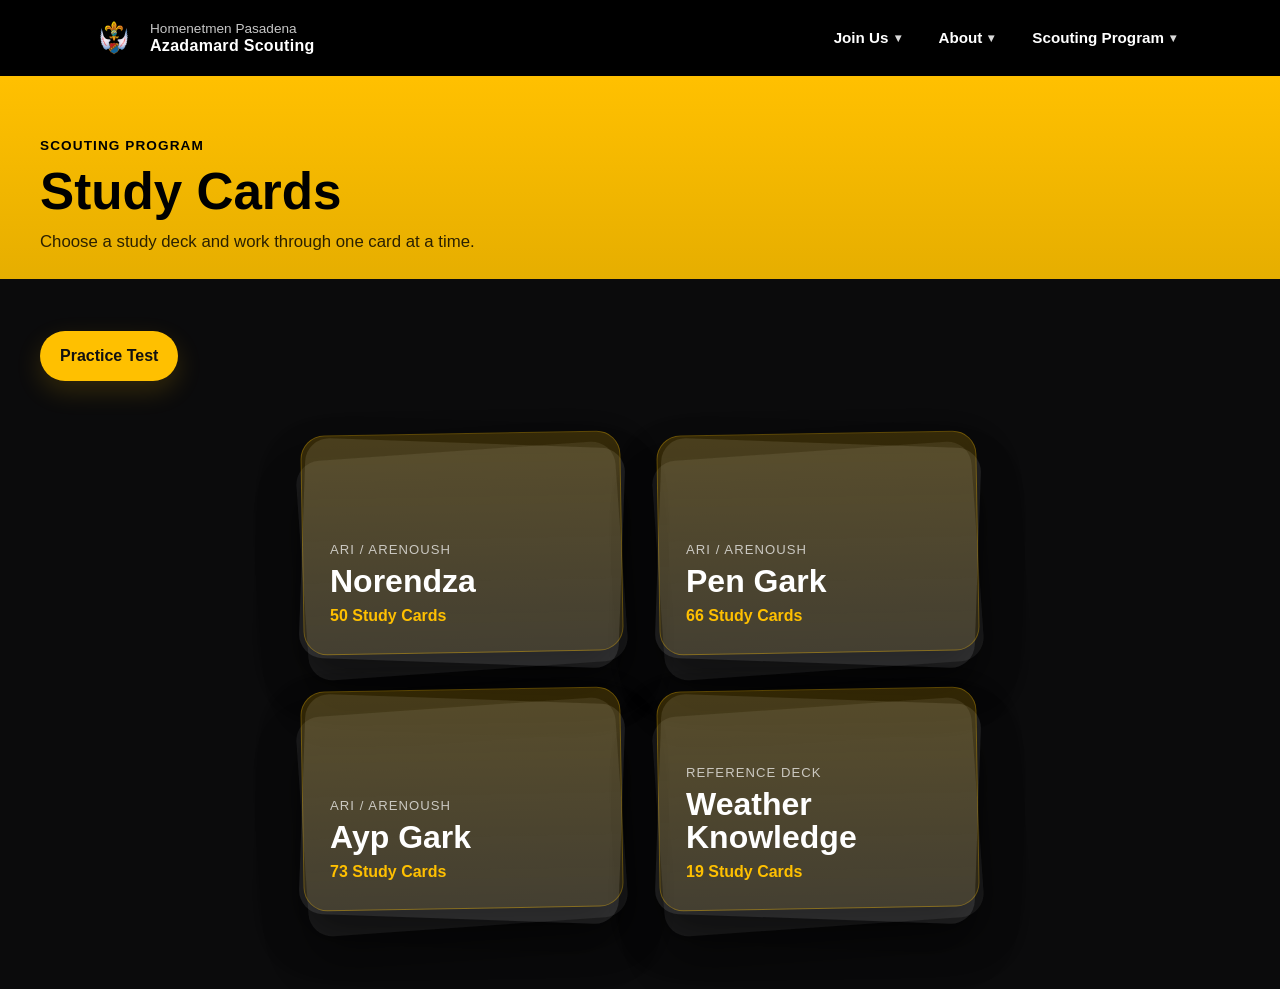
<file: study.html>
<!doctype html>
<html lang="en">

<head>
  <meta charset="UTF-8" />
  <meta name="viewport" content="width=device-width, initial-scale=1" />
  <title>Study Cards | Azadamard Scouting</title>
  <meta
    name="description"
    content="Study cards for Homenetmen Pasadena Azadamard Scouting."
  />
  <link rel="stylesheet" href="style.css" />
</head>

<body>

<header class="site-header">
  <div class="container header-inner">
    <a class="brand" href="index.html#top">
      <img src="images/brand/logo.webp" class="logo" alt="Homenetmen Scouts Logo" />
      <span class="brand-text">
        <span class="brand-kicker">Homenetmen Pasadena</span>
        <span class="brand-title">Azadamard Scouting</span>
      </span>
    </a>

    <nav class="desktop-nav" aria-label="Main navigation">
      <div class="nav-item has-dropdown">
        <a href="index.html#join" class="nav-link">Join Us</a>
        <div class="dropdown">
          <a href="index.html#join">Request Info</a>
          <a href="index.html#contact">Contact</a>
          <a
            href="https://chat.whatsapp.com/IBsD6ijPqfcJSOv74SOTvt"
            target="_blank"
            rel="noopener"
          >
            WhatsApp Channel
          </a>
          <a
            href="https://mailchi.mp/6f8df3b61e7a/sms-signup"
            target="_blank"
            rel="noopener"
          >
            Email &amp; Text Announcements
          </a>
        </div>
      </div>

      <div class="nav-item has-dropdown">
        <a href="index.html#about" class="nav-link">About</a>
        <div class="dropdown">
          <a href="index.html#about">About Us</a>
          <a href="gallery.html">Gallery</a>
        </div>
      </div>

      <div class="nav-item has-dropdown">
        <a href="resources.html" class="nav-link">Scouting Program</a>
        <div class="dropdown">
          <a href="resources.html">Resources</a>
          <a href="study.html">Study Cards</a>
          <a href="leaders.html">Meet the Leaders</a>
          <a href="uniforms.html">Uniforms</a>
          <a href="calendar.html">Calendar</a>
        </div>
      </div>
    </nav>
  </div>
</header>

<main>
  <section class="page-hero">
  <div class="container">
    <p class="page-kicker">Scouting Program</p>
    <h1>Study Cards</h1>
    <p class="page-subtitle">
      Choose a study deck and work through one card at a time.
    </p>
  </div>
</section>

  <div class="container study-page-actions">
    <a href="practice-test.html" class="btn primary study-test-btn">
      Practice Test
    </a>
  </div>

  <section class="study-section">
    <div class="container">

      <div id="deckSelection" class="deck-selection">

        <button class="deck-stack" id="openNorendzaDeck" type="button" aria-label="Open Norendza deck">
          <span class="deck-layer deck-layer-3"></span>
          <span class="deck-layer deck-layer-2"></span>
          <span class="deck-layer deck-layer-1"></span>
          <span class="deck-label">
            <span class="deck-kicker">Ari / Arenoush</span>
            <span class="deck-title">Norendza</span>
            <span class="deck-count">50 Study Cards</span>
          </span>
        </button>

        <button class="deck-stack" id="openPenGarkDeck" type="button" aria-label="Open Pen Gark deck">
          <span class="deck-layer deck-layer-3"></span>
          <span class="deck-layer deck-layer-2"></span>
          <span class="deck-layer deck-layer-1"></span>
          <span class="deck-label">
            <span class="deck-kicker">Ari / Arenoush</span>
            <span class="deck-title">Pen Gark</span>
            <span class="deck-count">66 Study Cards</span>
          </span>
        </button>

        <button class="deck-stack" id="openAypGarkDeck" type="button" aria-label="Open Ayp Gark deck">
          <span class="deck-layer deck-layer-3"></span>
          <span class="deck-layer deck-layer-2"></span>
          <span class="deck-layer deck-layer-1"></span>
          <span class="deck-label">
            <span class="deck-kicker">Ari / Arenoush</span>
            <span class="deck-title">Ayp Gark</span>
            <span class="deck-count">73 Study Cards</span>
          </span>
        </button>

        <button class="deck-stack" id="openWeatherDeck" type="button" aria-label="Open Weather deck">
          <span class="deck-layer deck-layer-3"></span>
          <span class="deck-layer deck-layer-2"></span>
          <span class="deck-layer deck-layer-1"></span>
          <span class="deck-label">
            <span class="deck-kicker">Reference Deck</span>
            <span class="deck-title">Weather Knowledge</span>
            <span class="deck-count">19 Study Cards</span>
          </span>
        </button>

      </div>

      <div id="studyViewer" class="study-viewer hidden">
        <div class="study-viewer-top">
          <button id="backToDecks" class="study-plain-btn" type="button">← Back to Decks</button>
          <div id="deckName" class="deck-name-label">Deck Name</div>
          <div id="cardCounter" class="card-counter">1 / 1</div>
        </div>

        <div class="single-card-wrap">
          <div id="singleFlashcard" class="single-flashcard" tabindex="0">
            <div class="single-flashcard-inner">
              <div class="single-flashcard-face single-flashcard-front">
                <span id="cardCategoryFront" class="card-tag">Category</span>
                <h2 id="cardQuestion">Question goes here</h2>
                <p>Click the card to reveal the answer</p>
              </div>
              <div class="single-flashcard-face single-flashcard-back">
                <span id="cardCategoryBack" class="card-tag">Answer</span>
                <h2 id="cardAnswer">Answer goes here</h2>
                <p>Click the card to flip back</p>
              </div>
            </div>
          </div>
        </div>

        <div class="study-controls">
          <button id="prevCard" class="study-btn ghost" type="button">Previous</button>
          <button id="flipCardBtn" class="study-btn primary" type="button">Flip Card</button>
          <button id="nextCard" class="study-btn ghost" type="button">Next</button>
        </div>
      </div>

    </div>
  </section>
</main>

<script>
 const norendzaCards = [

{ category: "Homenetmen", question: "What do the letters H.M.E.M. stand for?", answer: "Hye Marmnagrtagan Entanour Miyootyoon." },
{ category: "Homenetmen", question: "In what year was Homenetmen founded?", answer: "1918." },
{ category: "Homenetmen", question: "Where was Homenetmen founded?", answer: "Constantinople (Istanbul)." },
{ category: "Homenetmen", question: "Who were the three founders of Homenetmen?", answer: "Shavarsh Kristian, Hovhannes Hintlian, and Krikor Hagopian." },
{ category: "Homenetmen", question: "What is the mission of Homenetmen scouting?", answer: "To educate Armenian youth physically, morally, and nationally." },
{ category: "Homenetmen", question: "Why do members of Homenetmen address each other as 'kouyr' and 'yeghpayr'?", answer: "To reinforce the spirit of brotherhood and family within the organization." },

{ category: "Structure", question: "What is the difference between a bashdon and an asdijan?", answer: "A bashdon is a temporary leadership position, while an asdijan is a permanent rank." },
{ category: "Structure", question: "What is the highest asdijan a scout may achieve?", answer: "Khmpabed." },
{ category: "Structure", question: "What is the highest bashdon within the scouting structure?", answer: "Shrchanayin Entanour Khmpabed." },
{ category: "Structure", question: "Passing the Norendza examination grants which classification: gark, asdijan, or bashdon?", answer: "Gark." },
{ category: "Structure", question: "What is the role of a Khmpabed?", answer: "The Khmpabed is responsible for leading and organizing a scouting group." },
{ category: "Structure", question: "What is the responsibility of a Miavori Khmpabed?", answer: "To oversee the leadership of several scouting groups." },
{ category: "Structure", question: "Arrange the following in descending order: Shrchanayin Entanour Khmpabed, Shrchanayin Khmpabed, Masnajoughi Khmpabed, Miavori Khmpabed, Khmpabed, Pokh Khmpabed, Vareech Arachnort, Arachnort, Pokh Arachnort.", answer: "Shrchanayin Entanour Khmpabed, Shrchanayin Khmpabed, Masnajoughi Khmpabed, Miavori Khmpabed, Khmpabed, Pokh Khmpabed, Vareech Arachnort, Arachnort, Pokh Arachnort." },

{ category: "Symbols", question: "What is the official scouting emblem used by Homenetmen scouts?", answer: "Shoushanatsagheeg." },
{ category: "Symbols", question: "What is the emblem representing all of Homenetmen?", answer: "Vahan." },
{ category: "Symbols", question: "What does the Shoushanatsagheeg symbolize?", answer: "The ideals and identity of Homenetmen scouting." },

{ category: "Uniform", question: "Why is the scouting uniform important?", answer: "It promotes unity, discipline, and equality among scouts." },
{ category: "Uniform", question: "Where does the Norendza badge belong on the daraz?", answer: "On the designated Norendza badge placement area of the uniform." },
{ category: "Uniform", question: "Where does the Pen Gark / Yegrort Gark badge belong on the daraz?", answer: "On the assigned Second Rank badge placement spot on the uniform." },

{ category: "Salute", question: "Which of the following is NOT a scout salute: Bashdonagan Parev, Klookhi Parev, Kavazaov Parev, Vodkov Parev?", answer: "Vodkov Parev." },
{ category: "Salute", question: "Which hand is used when greeting a fellow scout with a handshake?", answer: "The left hand." },
{ category: "Salute", question: "Why do scouts shake with the left hand?", answer: "It symbolizes trust and friendship." },

{ category: "Leadership Colors", question: "What color shoulder loops does a Miavori Khmpabed wear?", answer: "Orange." },
{ category: "Leadership Colors", question: "What color shoulder loops does a Shrchanayin Khmpabed wear?", answer: "Baby blue." },
{ category: "Leadership Colors", question: "What color shoulder loops does a Khmpabed wear?", answer: "Green." },

{ category: "Armenia", question: "Which country borders Armenia to the north?", answer: "Georgia." },
{ category: "Armenia", question: "Which country borders Armenia to the south?", answer: "Iran." },
{ category: "Armenia", question: "Which country borders Armenia to the east?", answer: "Azerbaijan." },
{ category: "Armenia", question: "Which country borders Armenia to the west?", answer: "Turkey." },
{ category: "Armenia", question: "Approximately how many people live in Armenia?", answer: "Around 3 million." },
{ category: "Armenia", question: "Which of the following mountains is located within present-day Armenia: Ararat, Massis, Arakadz, or Sis?", answer: "Arakadz." },
{ category: "Armenia", question: "What is the capital of Armenia?", answer: "Yerevan." },

{ category: "Diaspora", question: "Approximately how many Armenians live in the Diaspora?", answer: "Around 8 million." },
{ category: "Diaspora", question: "What does the word 'Spyurk' (Diaspora) mean?", answer: "Armenians living outside of their homeland." },

{ category: "Compass", question: "What are the eight principal directions of a compass?", answer: "North, Northeast, East, Southeast, South, Southwest, West, Northwest." },
{ category: "Compass", question: "Complete the analogy: Arevelk is to East as ______ is to West.", answer: "Arevmoodk." },

{ category: "Tracking", question: "What does the Armenian scouting term 'hedakhoozel' mean?", answer: "To track or follow a trail." },
{ category: "Tracking", question: "What are scouting trail signs used for?", answer: "To guide other scouts along a path or communicate information." },

{ category: "Scouting", question: "Who founded the worldwide scouting movement?", answer: "Lord Robert Baden-Powell." },
{ category: "Scouting", question: "In what year was the first scouting camp organized?", answer: "1907." },
{ category: "Scouting", question: "What is the primary purpose of the scouting movement?", answer: "To develop responsible, disciplined, and service-minded youth." },
{ category: "Scouting", question: "What qualities does scouting aim to develop?", answer: "Leadership, discipline, responsibility, and service." },

{ category: "Skills", question: "Why are knots taught in scouting?", answer: "To secure equipment, construct camp structures, and ensure safety." },
{ category: "Skills", question: "Name a basic knot used in scouting.", answer: "Square knot." },
{ category: "Skills", question: "Why are hikes an important scouting activity?", answer: "They develop endurance, observation, and navigation skills." },
{ category: "Skills", question: "What tool is commonly used for navigation during hikes?", answer: "A compass." },

{ category: "Values", question: "What does loyalty mean in scouting?", answer: "Remaining faithful to one's duties, values, and community." },
{ category: "Values", question: "What does service mean in the scouting context?", answer: "Helping others and contributing positively to society." },
{ category: "Values", question: "What is the scouting motto?", answer: "Be Prepared." },
{ category: "Values", question: "Why is discipline important in scouting?", answer: "It ensures order, responsibility, and effective teamwork." }

];

 const penGarkCards = [

{ category:"Homenetmen", question:"What year was Homenetmen officially founded?", answer:"1918." },
{ category:"Homenetmen", question:"In which city was Homenetmen founded?", answer:"Constantinople (Istanbul)." },
{ category:"Homenetmen", question:"Who were the three founders of Homenetmen?", answer:"Shavarsh Kristian, Hovhannes Hintlian, and Krikor Hagopian." },
{ category:"Homenetmen", question:"What does the word 'Homenetmen' represent?", answer:"The Armenian General Athletic and Scouting Union." },
{ category:"Homenetmen", question:"What are the two main divisions of Homenetmen?", answer:"Scouting and Athletics." },
{ category:"Homenetmen", question:"What is the primary mission of Homenetmen scouting?", answer:"To educate Armenian youth physically, morally, and nationally." },
{ category:"Homenetmen", question:"What Armenian political organization founded Homenetmen?", answer:"The Armenian Revolutionary Federation (ARF)." },
{ category:"Homenetmen", question:"What values does Homenetmen emphasize?", answer:"Discipline, leadership, service, and Armenian identity." },

{ category:"Structure", question:"What is the difference between a gark and an asdijan?", answer:"A gark is a scouting rank while an asdijan is a permanent leadership rank." },
{ category:"Structure", question:"What is the purpose of leadership bashdonner within scouting?", answer:"To organize and guide the scouting groups." },
{ category:"Structure", question:"What is the responsibility of a Khmpabed?", answer:"To lead and organize a scouting group." },
{ category:"Structure", question:"What is the responsibility of a Miavori Khmpabed?", answer:"To oversee multiple scouting groups." },
{ category:"Structure", question:"What is the responsibility of a Shrchanayin Khmpabed?", answer:"To supervise scouting activities within a region." },
{ category:"Structure", question:"What is the highest leadership bashdon in the region?", answer:"Shrchanayin Entanour Khmpabed." },
{ category:"Structure", question:"What does Arachnort mean in scouting leadership?", answer:"Guide or leader." },

{ category:"Symbols", question:"What is the official scouting emblem used by Homenetmen scouts?", answer:"Shoushanatsagheeg." },
{ category:"Symbols", question:"What symbol represents the entire Homenetmen organization?", answer:"Vahan." },
{ category:"Symbols", question:"What does the Shoushanatsagheeg represent?", answer:"The ideals and spirit of Armenian scouting." },

{ category:"Uniform", question:"Why is the scouting uniform important?", answer:"It represents unity, equality, and discipline." },
{ category:"Uniform", question:"What does the scout scarf represent?", answer:"Belonging to the scouting brotherhood." },
{ category:"Uniform", question:"Why must scouts wear their uniform correctly?", answer:"To maintain discipline and respect for the organization." },

{ category:"Salute", question:"Which hand do scouts use when greeting each other?", answer:"The left hand." },
{ category:"Salute", question:"What does the three-finger scout salute symbolize?", answer:"The three duties of the scout." },
{ category:"Salute", question:"What are the three duties of a scout?", answer:"Duty to God, duty to country, and duty to others." },

{ category:"Armenia", question:"What is the capital of Armenia?", answer:"Yerevan." },
{ category:"Armenia", question:"Which countries border Armenia?", answer:"Turkey, Georgia, Azerbaijan, and Iran." },
{ category:"Armenia", question:"Which Armenian mountain is located within present-day Armenia?", answer:"Mount Aragats." },
{ category:"Armenia", question:"Which historic Armenian mountain lies outside present-day Armenia?", answer:"Mount Ararat." },
{ category:"Armenia", question:"Approximately how many people live in Armenia?", answer:"Around 3 million." },

{ category:"Diaspora", question:"What does the word 'Spyurk' mean?", answer:"The Armenian diaspora." },
{ category:"Diaspora", question:"Approximately how many Armenians live in the diaspora?", answer:"Around 8 million." },
{ category:"Diaspora", question:"Why is the diaspora important for Armenians?", answer:"It preserves Armenian culture and identity worldwide." },

{ category:"History", question:"In what year did Armenia declare independence from the Soviet Union?", answer:"1991." },
{ category:"History", question:"What tragic event occurred to Armenians in 1915?", answer:"The Armenian Genocide." },
{ category:"History", question:"Why is April 24 important to Armenians?", answer:"It commemorates the victims of the Armenian Genocide." },

{ category:"Scouting", question:"Who founded the worldwide scouting movement?", answer:"Lord Robert Baden-Powell." },
{ category:"Scouting", question:"In what year was the first scouting camp held?", answer:"1907." },
{ category:"Scouting", question:"Where was the first scouting camp held?", answer:"Brownsea Island in England." },
{ category:"Scouting", question:"What is the motto of the scouting movement?", answer:"Be Prepared." },
{ category:"Scouting", question:"What is the main goal of scouting?", answer:"To develop responsible and capable citizens." },

{ category:"Skills", question:"What tool is used to determine direction during a hike?", answer:"A compass." },
{ category:"Skills", question:"What are the eight directions of the compass?", answer:"North, Northeast, East, Southeast, South, Southwest, West, Northwest." },
{ category:"Skills", question:"Why are knots important in scouting?", answer:"They are used for safety, building structures, and securing equipment." },
{ category:"Skills", question:"Name one common scouting knot.", answer:"Square knot." },
{ category:"Skills", question:"Why are hikes important in scouting?", answer:"They develop endurance, navigation, and observation skills." },
{ category:"Skills", question:"What does tracking mean in scouting?", answer:"Following signs or trails left by others." },

{ category:"Camping", question:"What is the purpose of scouting camps?", answer:"To develop independence, teamwork, and outdoor skills." },
{ category:"Camping", question:"What should a scout always bring on a hike?", answer:"Water, proper clothing, and basic supplies." },
{ category:"Camping", question:"Why is teamwork important during camp activities?", answer:"It allows scouts to accomplish tasks safely and efficiently." },

{ category:"Leadership", question:"What qualities define a good scout leader?", answer:"Responsibility, discipline, and leading by example." },
{ category:"Leadership", question:"Why is leadership training important in scouting?", answer:"It prepares youth to guide others and serve their community." },
{ category:"Leadership", question:"What is the responsibility of a patrol leader?", answer:"To organize and guide the patrol." },

{ category:"Values", question:"What does honesty mean in scouting?", answer:"Always telling the truth and acting with integrity." },
{ category:"Values", question:"What does loyalty mean in scouting?", answer:"Being faithful to one's group, values, and nation." },
{ category:"Values", question:"What does service mean?", answer:"Helping others and contributing to society." },
{ category:"Values", question:"What does perseverance mean?", answer:"Continuing to work despite difficulty." },
{ category:"Values", question:"Why is respect important in scouting?", answer:"It strengthens discipline and cooperation." },

{ category:"Nature", question:"Why should scouts respect nature?", answer:"Because protecting the environment is everyone's responsibility." },
{ category:"Nature", question:"What can scouts learn from observing nature?", answer:"Awareness, patience, and understanding of the environment." },

{ category:"Teamwork", question:"Why is teamwork essential in scouting?", answer:"Because success depends on cooperation and mutual support." },
{ category:"Teamwork", question:"How does scouting strengthen friendships?", answer:"Through shared experiences and challenges." },

{ category:"Traditions", question:"Why are scouting traditions important?", answer:"They preserve the history and values of the movement." },
{ category:"Traditions", question:"What does the scouting brotherhood represent?", answer:"Unity among scouts worldwide." },

{ category:"Character", question:"What is courage?", answer:"Facing challenges with determination." },
{ category:"Character", question:"What is responsibility?", answer:"Being accountable for one's actions." },
{ category:"Character", question:"What should every scout strive to become?", answer:"A disciplined leader who serves society and the nation." }

];

const aypGarkCards = [

{ category:"Leadership", question:"What is the primary responsibility of a Khmpabed during scouting activities?", answer:"To guide the group, maintain discipline, and ensure activities are organized and safe." },
{ category:"Leadership", question:"Why must a leader lead by example?", answer:"Because scouts model their behavior after their leaders." },
{ category:"Leadership", question:"What is the role of older scouts within a group?", answer:"To mentor and support younger scouts." },
{ category:"Leadership", question:"Why must leaders remain calm in difficult situations?", answer:"To maintain control and guide the group effectively." },
{ category:"Leadership", question:"What is the purpose of leadership training in scouting?", answer:"To prepare scouts to guide others and take responsibility." },
{ category:"Leadership", question:"What should a leader do before beginning an activity?", answer:"Explain the objective, rules, and safety guidelines." },
{ category:"Leadership", question:"Why is fairness important in leadership?", answer:"It builds trust and unity within the group." },
{ category:"Leadership", question:"What should a leader do when conflicts arise between scouts?", answer:"Resolve the issue calmly and fairly." },
{ category:"Leadership", question:"Why must leaders encourage participation from all scouts?", answer:"To build confidence and teamwork." },
{ category:"Leadership", question:"What is the purpose of assigning responsibilities to scouts?", answer:"To build leadership and accountability." },

{ category:"Activity Planning", question:"What is the first step in organizing a scouting activity?", answer:"Defining the objective of the activity." },
{ category:"Activity Planning", question:"Why must safety be considered when planning activities?", answer:"To prevent accidents and injuries." },
{ category:"Activity Planning", question:"What should leaders consider when planning a hike?", answer:"Distance, terrain, weather, and group ability." },
{ category:"Activity Planning", question:"Why must leaders prepare equipment before activities?", answer:"To ensure the activity runs smoothly." },
{ category:"Activity Planning", question:"What should leaders do after completing an activity?", answer:"Review the activity and discuss lessons learned." },
{ category:"Activity Planning", question:"Why should activities include teamwork?", answer:"To strengthen cooperation among scouts." },
{ category:"Activity Planning", question:"Why must leaders give clear instructions?", answer:"To prevent confusion and ensure safety." },
{ category:"Activity Planning", question:"Why should activities challenge scouts?", answer:"To develop resilience and confidence." },

{ category:"Camping", question:"What is the first step in setting up a campsite?", answer:"Selecting a safe and suitable location." },
{ category:"Camping", question:"Why must campsites be organized?", answer:"To ensure safety and efficiency." },
{ category:"Camping", question:"Why should cooking areas be separated from sleeping areas?", answer:"To maintain hygiene and safety." },
{ category:"Camping", question:"Why must fires be controlled carefully?", answer:"To prevent accidents and forest fires." },
{ category:"Camping", question:"Why should scouts leave a campsite clean?", answer:"To respect nature and other visitors." },
{ category:"Camping", question:"What is the purpose of assigning camp duties?", answer:"To ensure tasks are completed efficiently." },
{ category:"Camping", question:"Why must scouts follow camp discipline?", answer:"To maintain order and safety." },
{ category:"Camping", question:"What should be done before leaving camp?", answer:"Inspect the area and remove all waste." },

{ category:"Navigation", question:"What tool is most commonly used to determine direction?", answer:"A compass." },
{ category:"Navigation", question:"What are the four cardinal directions?", answer:"North, East, South, West." },
{ category:"Navigation", question:"Why is map reading important for scouts?", answer:"It helps them understand terrain and navigate safely." },
{ category:"Navigation", question:"What should scouts do if they lose the trail?", answer:"Stop, regroup, and determine direction." },
{ category:"Navigation", question:"Why is observation important during navigation?", answer:"To identify landmarks and stay oriented." },
{ category:"Navigation", question:"Why should scouts stay together during hikes?", answer:"For safety and teamwork." },
{ category:"Navigation", question:"Why must leaders explain the route before a hike?", answer:"So scouts understand the path and objectives." },

{ category:"First Aid", question:"What is the purpose of first aid?", answer:"To provide immediate care until professional help arrives." },
{ category:"First Aid", question:"What is the first step when responding to an injury?", answer:"Assess the situation and ensure safety." },
{ category:"First Aid", question:"Why should scouts remain calm during emergencies?", answer:"To think clearly and respond effectively." },
{ category:"First Aid", question:"Why must injuries be reported immediately?", answer:"To ensure proper treatment." },
{ category:"First Aid", question:"What should be done for minor cuts?", answer:"Clean and bandage the wound." },
{ category:"First Aid", question:"Why should injured individuals avoid unnecessary movement?", answer:"To prevent further injury." },

{ category:"Flag Ceremony", question:"What does the Armenian flag symbolize?", answer:"The Armenian nation and its values." },
{ category:"Flag Ceremony", question:"Why must scouts show respect during flag ceremonies?", answer:"To honor the nation and its heritage." },
{ category:"Flag Ceremony", question:"When should scouts salute the flag?", answer:"During the raising and lowering of the flag." },
{ category:"Flag Ceremony", question:"Why must the flag be handled carefully?", answer:"It represents national identity and dignity." },
{ category:"Flag Ceremony", question:"What should scouts do during the national anthem?", answer:"Stand respectfully and salute if in uniform." },

{ category:"Nature", question:"Why must scouts protect nature?", answer:"Because environmental protection is everyone's responsibility." },
{ category:"Nature", question:"Why should scouts avoid damaging plants?", answer:"To preserve ecosystems." },
{ category:"Nature", question:"Why should scouts avoid leaving trash outdoors?", answer:"To protect wildlife and the environment." },
{ category:"Nature", question:"What can scouts learn from observing nature?", answer:"Awareness and environmental understanding." },

{ category:"Teamwork", question:"Why is teamwork important in scouting?", answer:"Because many tasks require cooperation." },
{ category:"Teamwork", question:"How does teamwork strengthen a group?", answer:"It builds trust and mutual support." },
{ category:"Teamwork", question:"Why should scouts support one another?", answer:"To ensure the success of the group." },
{ category:"Teamwork", question:"Why must scouts respect each other?", answer:"Respect strengthens unity and discipline." },

{ category:"Character", question:"What does honesty mean in scouting?", answer:"Telling the truth and acting with integrity." },
{ category:"Character", question:"What does loyalty mean?", answer:"Being faithful to one's duties and values." },
{ category:"Character", question:"What does responsibility mean?", answer:"Being accountable for one's actions." },
{ category:"Character", question:"What does perseverance mean?", answer:"Continuing despite difficulties." },
{ category:"Character", question:"Why must scouts demonstrate discipline?", answer:"To maintain order and respect." },

{ category:"Armenia", question:"What is the capital of Armenia?", answer:"Yerevan." },
{ category:"Armenia", question:"Which countries border Armenia?", answer:"Turkey, Georgia, Azerbaijan, and Iran." },
{ category:"Armenia", question:"Which mountain lies within modern Armenia?", answer:"Mount Aragats." },
{ category:"Armenia", question:"What is Armenia's approximate population?", answer:"About 3 million." },

{ category:"Diaspora", question:"What does 'Spyurk' mean?", answer:"Armenians living outside their homeland." },
{ category:"Diaspora", question:"Why is the Armenian diaspora important?", answer:"It preserves Armenian culture worldwide." },

{ category:"History", question:"What tragedy occurred to Armenians in 1915?", answer:"The Armenian Genocide." },
{ category:"History", question:"Why is April 24 commemorated each year?", answer:"To remember the victims of the Armenian Genocide." },
{ category:"History", question:"In what year did Armenia regain independence?", answer:"1991." },

{ category:"Scouting", question:"Who founded the worldwide scouting movement?", answer:"Robert Baden-Powell." },
{ category:"Scouting", question:"In what year was the first scouting camp held?", answer:"1907." },
{ category:"Scouting", question:"Where was the first scouting camp held?", answer:"Brownsea Island." },
{ category:"Scouting", question:"What is the scouting motto?", answer:"Be Prepared." },

{ category:"Traditions", question:"What does the scouting brotherhood represent?", answer:"Unity among scouts worldwide." },
{ category:"Traditions", question:"Why are scouting traditions important?", answer:"They preserve the values and history of the movement." },

{ category:"Final", question:"What should every Ayp Gark scout strive to become?", answer:"A disciplined leader who serves the Armenian nation and community." }

];

  const weatherCards = [
    { category: "Fog", question: "What is radiation fog?", answer: "Fog formed when land cools at night and the air above it condenses." },
    { category: "Fog", question: "What is ground fog?", answer: "A shallow fog layer close to the ground that obscures less than 60% of the sky." },
    { category: "Fog", question: "What is advection fog?", answer: "Fog that forms when warm moist air moves over a cooler surface." },
    { category: "Fog", question: "What is evaporation or steam fog?", answer: "Fog formed when cold air moves over warmer water causing evaporation and condensation." },
    { category: "Fog", question: "What is ice fog?", answer: "Fog composed of tiny ice crystals that form in extremely cold temperatures." },
    { category: "Fog", question: "What is freezing fog?", answer: "Fog made of supercooled droplets that freeze when they touch surfaces." },
    { category: "Fog", question: "What is precipitation fog?", answer: "Fog that forms when precipitation falls into drier air and evaporates into it." },
    { category: "Fog", question: "What is hail fog?", answer: "Localized fog that can form near hail accumulations because of cooling and moisture near the surface." },
    { category: "Fog", question: "What is upslope fog?", answer: "Fog created when moist air moves up a mountain slope and cools." },

    { category: "Clouds", question: "What are Cirrus clouds?", answer: "Thin, wispy clouds made of ice crystals high in the sky." },
    { category: "Clouds", question: "What are Cirrostratus clouds?", answer: "Thin veil-like clouds that often create halos around the sun or moon." },
    { category: "Clouds", question: "What are Cirrocumulus clouds?", answer: "Small white patches or ripples of clouds high in the sky." },
    { category: "Clouds", question: "What are Altostratus clouds?", answer: "Gray or bluish cloud layers that cover much of the sky." },
    { category: "Clouds", question: "What are Altocumulus clouds?", answer: "Rounded cloud masses or rolls that appear in patches." },
    { category: "Clouds", question: "What are Nimbostratus clouds?", answer: "Dark clouds that bring steady rain or snow." },
    { category: "Clouds", question: "What are Cumulus clouds?", answer: "Large white puffy clouds with flat bases and towering tops." },
    { category: "Clouds", question: "What are Stratus clouds?", answer: "Low gray clouds that cover the sky like a blanket." },
    { category: "Clouds", question: "What are Cumulonimbus clouds?", answer: "Tall thunderstorm clouds that produce lightning, rain, hail, and sometimes tornadoes." },
    { category: "Clouds", question: "What are Stratocumulus clouds?", answer: "Low clouds that appear in large gray patches or rolls." }
  ];

  const decks = {
    "Norendza": norendzaCards,
    "Pen Gark": penGarkCards,
    "Ayp Gark": aypGarkCards,
    "Weather Knowledge": weatherCards
  };

  const openNorendzaDeck = document.getElementById("openNorendzaDeck");
  const openPenGarkDeck = document.getElementById("openPenGarkDeck");
  const openAypGarkDeck = document.getElementById("openAypGarkDeck");
  const openWeatherDeck = document.getElementById("openWeatherDeck");

  const deckSelection = document.getElementById("deckSelection");
  const studyViewer = document.getElementById("studyViewer");
  const backToDecks = document.getElementById("backToDecks");
  const deckName = document.getElementById("deckName");
  const cardCounter = document.getElementById("cardCounter");
  const singleFlashcard = document.getElementById("singleFlashcard");
  const flipCardBtn = document.getElementById("flipCardBtn");
  const prevCard = document.getElementById("prevCard");
  const nextCard = document.getElementById("nextCard");
  const cardCategoryFront = document.getElementById("cardCategoryFront");
  const cardCategoryBack = document.getElementById("cardCategoryBack");
  const cardQuestion = document.getElementById("cardQuestion");
  const cardAnswer = document.getElementById("cardAnswer");

  let currentDeck = [];
  let currentIndex = 0;

  function renderCard() {
    const card = currentDeck[currentIndex];
    cardCategoryFront.textContent = card.category;
    cardCategoryBack.textContent = "Answer";
    cardQuestion.textContent = card.question;
    cardAnswer.textContent = card.answer;
    cardCounter.textContent = `${currentIndex + 1} / ${currentDeck.length}`;
    singleFlashcard.classList.remove("is-flipped");
  }

  function openDeck(deckTitle) {
    currentDeck = decks[deckTitle];
    currentIndex = 0;
    deckName.textContent = deckTitle;
    deckSelection.classList.add("hidden");
    studyViewer.classList.remove("hidden");
    renderCard();
  }

  function goNext() {
    if (currentIndex < currentDeck.length - 1) {
      currentIndex++;
      renderCard();
    }
  }

  function goPrev() {
    if (currentIndex > 0) {
      currentIndex--;
      renderCard();
    }
  }

  openNorendzaDeck.addEventListener("click", () => openDeck("Norendza"));
  openPenGarkDeck.addEventListener("click", () => openDeck("Pen Gark"));
  openAypGarkDeck.addEventListener("click", () => openDeck("Ayp Gark"));
  openWeatherDeck.addEventListener("click", () => openDeck("Weather Knowledge"));

  backToDecks.addEventListener("click", () => {
    studyViewer.classList.add("hidden");
    deckSelection.classList.remove("hidden");
    singleFlashcard.classList.remove("is-flipped");
  });

  singleFlashcard.addEventListener("click", () => {
    singleFlashcard.classList.toggle("is-flipped");
  });

  flipCardBtn.addEventListener("click", () => {
    singleFlashcard.classList.toggle("is-flipped");
  });

  nextCard.addEventListener("click", goNext);
  prevCard.addEventListener("click", goPrev);

  document.addEventListener("keydown", (event) => {
    if (studyViewer.classList.contains("hidden")) return;

    if (event.key === "ArrowRight") goNext();
    if (event.key === "ArrowLeft") goPrev();
    if (event.key === " " || event.key === "Enter") {
      event.preventDefault();
      singleFlashcard.classList.toggle("is-flipped");
    }
  });
</script>

</body>
</html>
</file>
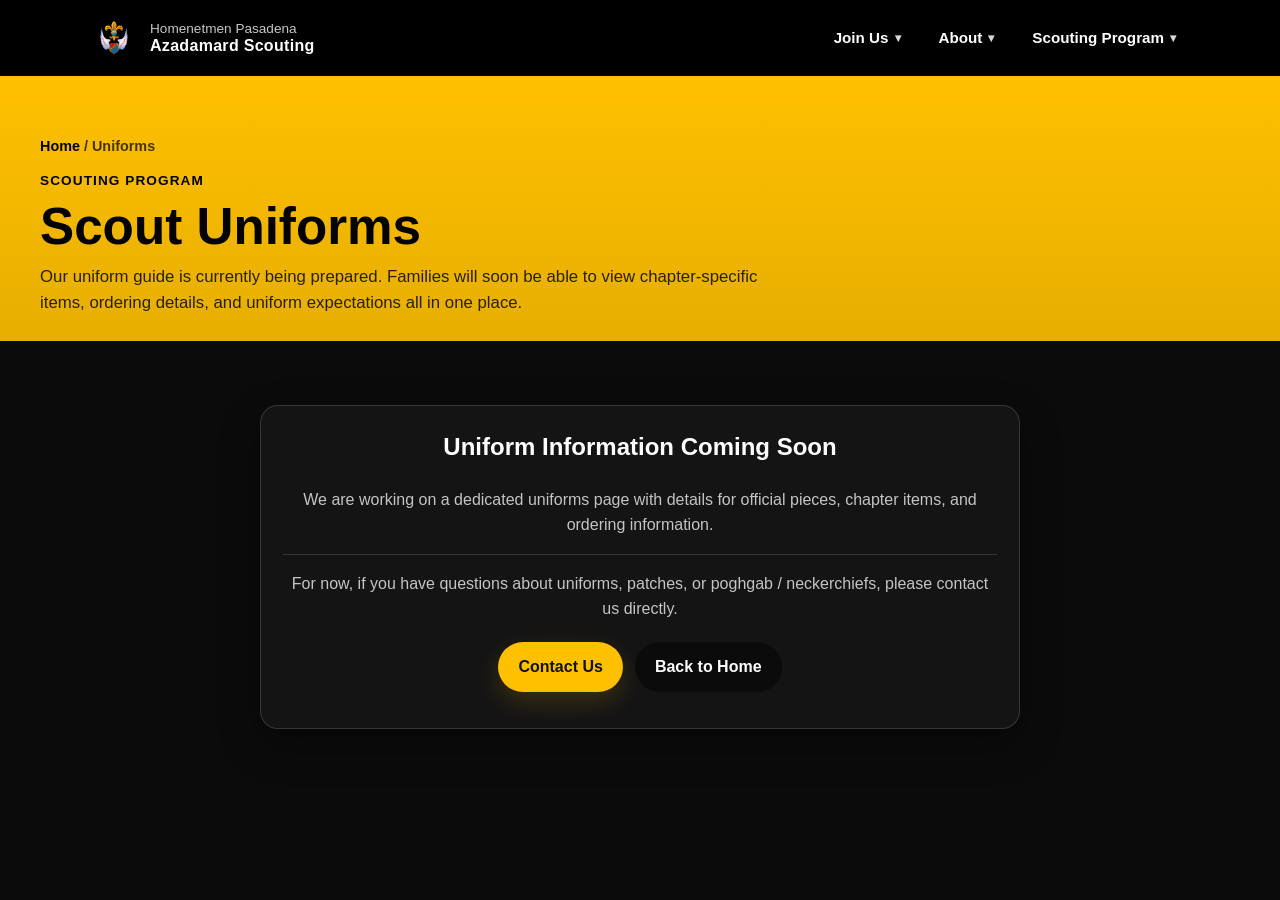
<file: uniforms.html>
<!doctype html>
<html lang="en">
<head>
  <meta charset="UTF-8" />
  <meta name="viewport" content="width=device-width, initial-scale=1" />
  <title>Uniforms | Azadamard Scouting</title>
  <meta name="description" content="Uniform information for Homenetmen Pasadena Azadamard Scouting." />
  <link rel="stylesheet" href="style.css" />
</head>
<body>
  <!doctype html>
<html lang="en">

<head>
  <meta charset="UTF-8" />
  <meta name="viewport" content="width=device-width, initial-scale=1" />
  <title>Azadamard Scouting | Homenetmen Pasadena</title>
  <meta
    name="description"
    content="Homenetmen Pasadena Azadamard Scouting Division. Building leaders since 1977."
  />
  <link rel="stylesheet" href="style.css" />
</head>

<body>

<header class="site-header">
  <div class="container header-inner">
    <a class="brand" href="index.html#top">
      <img src="images/brand/logo.webp" class="logo" alt="Homenetmen Scouts Logo" />
      <span class="brand-text">
        <span class="brand-kicker">Homenetmen Pasadena</span>
        <span class="brand-title">Azadamard Scouting</span>
      </span>
    </a>

    <nav class="desktop-nav" aria-label="Main navigation">
      <div class="nav-item has-dropdown">
        <a href="index.html#join" class="nav-link">Join Us</a>
        <div class="dropdown">
          <a href="index.html#join">Request Info</a>
          <a href="index.html#contact">Contact</a>
          <a
            href="https://chat.whatsapp.com/IBsD6ijPqfcJSOv74SOTvt"
            target="_blank"
            rel="noopener"
          >
            WhatsApp Channel
          </a>
          <a
            href="https://mailchi.mp/6f8df3b61e7a/sms-signup"
            target="_blank"
            rel="noopener"
          >
            Email &amp; Text Announcements
          </a>
        </div>
      </div>

      <div class="nav-item has-dropdown">
        <a href="index.html#about" class="nav-link">About</a>
        <div class="dropdown">
          <a href="index.html#about">About Us</a>
          <a href="gallery.html">Gallery</a>
        </div>
      </div>

      <div class="nav-item has-dropdown">
        <a href="resources.html" class="nav-link">Scouting Program</a>
        <div class="dropdown">
          <a href="resources.html">Resources</a>
          <a href="study.html">Study Cards</a>
          <a href="leaders.html">Meet the Leaders</a>
          <a href="uniforms.html">Uniforms</a>
          <a href="calendar.html">Calendar</a>
        </div>
      </div>
    </nav>
  </div>
</header>
  <main>
   <section class="page-hero">
  <div class="container">
    <div class="page-breadcrumb">
      <a href="index.html">Home</a> / Uniforms
    </div>
    <p class="page-kicker">Scouting Program</p>
    <h1>Scout Uniforms</h1>
    <p class="page-subtitle">
     Our uniform guide is currently being prepared. Families will soon be able to view chapter-specific items, ordering details, and uniform expectations all in one place.
  </div>
</section>

    <section class="section">
      <div class="container" style="max-width:760px;">
        <div class="card center">
          <h2 style="margin-top:0;">Uniform Information Coming Soon</h2>
          <p class="muted">
            We are working on a dedicated uniforms page with details for official pieces,
            chapter items, and ordering information.
          </p>

          <div class="divider"></div>

          <p class="muted">
            For now, if you have questions about uniforms, patches, or poghgab / neckerchiefs,
            please contact us directly.
          </p>

          <div class="cta-row" style="margin-top:20px;">
            <a class="btn primary" href="index.html#contact">Contact Us</a>
            <a class="btn ghost" href="index.html">Back to Home</a>
          </div>
        </div>
      </div>
    </section>
  </main>
</body>
</html>
</file>
<file: style.css>
:root{
  --yellow:#FFC000;
  --gray:#7B7B7D;
  --black:#000000;
  --white:#FFFFFF;

  --bg:#0b0b0c;
  --bg-soft:#101114;
  --bg-deep:#070708;

  --panel:rgba(255,255,255,0.05);
  --panel2:rgba(255,255,255,0.04);
  --panel3:rgba(255,255,255,0.03);

  --border:rgba(255,255,255,0.14);
  --border-strong:rgba(255,192,0,0.35);

  --text:var(--white);
  --muted:rgba(255,255,255,0.75);
  --muted-soft:rgba(255,255,255,0.58);
  --focus:rgba(255,192,0,0.25);

  --shadow-sm:0 8px 24px rgba(0,0,0,0.22);
  --shadow-md:0 16px 42px rgba(0,0,0,0.32);
  --shadow-lg:0 24px 64px rgba(0,0,0,0.40);

  --radius-sm:12px;
  --radius-md:18px;
  --radius-lg:24px;
}

*{
  box-sizing:border-box;
}

html,
body{
  margin:0;
  padding:0;
}

html{
  scroll-behavior:smooth;
}

body{
  font-family:-apple-system,BlinkMacSystemFont,"Segoe UI",Roboto,Arial,sans-serif;
  color:var(--text);
  line-height:1.6;
  background-color:var(--bg);
  background-image:none;
  background-repeat:no-repeat;
  background-size:auto;
  background-attachment:scroll;
}

img{
  max-width:100%;
  display:block;
}

.container{
  width:min(1100px,92vw);
  margin:0 auto;
}

a{
  color:var(--yellow);
  text-decoration:none;
}

a:hover{
  text-decoration:underline;
}

.muted{
  color:var(--muted);
}

.small{
  font-size:0.9rem;
}

.center{
  text-align:center;
}

/* HEADER */
.site-header{
  position:sticky;
  top:0;
  z-index:1000;
  background:rgba(0,0,0,0.92);
  border-bottom:3px solid var(--yellow);
  backdrop-filter:blur(10px);
}

.header-inner{
  display:flex;
  align-items:center;
  justify-content:space-between;
  gap:20px;
  padding:14px 0;
}

.brand{
  display:flex;
  align-items:center;
  gap:12px;
  min-width:0;
  color:var(--text);
}

.brand:hover{
  text-decoration:none;
}

.brand-text{
  display:grid;
  min-width:0;
}

.brand-kicker{
  font-size:.85rem;
  color:rgba(255,255,255,0.78);
  line-height:1.2;
}

.brand-title{
  font-weight:900;
  letter-spacing:0.3px;
  line-height:1.15;
}

.logo{
  height:48px;
  width:auto;
  flex-shrink:0;
}

/* DESKTOP NAV */
.desktop-nav{
  display:flex;
  align-items:center;
  justify-content:flex-end;
  gap:10px;
  flex-wrap:wrap;
}

.nav-item{
  position:relative;
}

.nav-link{
  display:inline-flex;
  align-items:center;
  gap:6px;
  padding:12px 14px;
  border-radius:12px;
  color:var(--text);
  font-weight:800;
  font-size:0.95rem;
  line-height:1.2;
  white-space:nowrap;
  transition:background .2s ease, color .2s ease;
}

.nav-link:hover{
  background:rgba(255,255,255,0.05);
  color:var(--yellow);
  text-decoration:none;
}

.has-dropdown .nav-link::after{
  content:"▾";
  font-size:0.75rem;
  opacity:0.85;
}

/* DROPDOWN */
.dropdown{
  position:absolute;
  top:calc(100% + 10px);
  left:0;
  min-width:260px;
  padding:10px;
  border:1px solid var(--border);
  border-radius:16px;
  background:rgba(0,0,0,0.96);
  box-shadow:0 18px 40px rgba(0,0,0,0.38);
  display:flex;
  flex-direction:column;
  gap:8px;
  opacity:0;
  visibility:hidden;
  transform:translateY(8px);
  transition:opacity .2s ease, transform .2s ease, visibility .2s ease;
  z-index:300;
}

.dropdown a{
  display:block;
  width:100%;
  padding:11px 13px;
  border-radius:10px;
  border:1px solid rgba(255,255,255,0.08);
  background:rgba(255,255,255,0.03);
  color:var(--text);
  font-weight:700;
  font-size:0.92rem;
  line-height:1.35;
  transition:all .2s ease;
}

.dropdown a:hover{
  border-color:var(--yellow);
  color:var(--yellow);
  background:rgba(255,192,0,0.08);
  text-decoration:none;
}

.nav-item:hover .dropdown,
.nav-item:focus-within .dropdown{
  opacity:1;
  visibility:visible;
  transform:translateY(0);
}

.nav-link:focus-visible,
.dropdown a:focus-visible{
  outline:none;
  box-shadow:0 0 0 4px var(--focus);
}

/* BUTTONS */
.btn{
  padding:10px 16px;
  border-radius:12px;
  font-weight:900;
  display:inline-flex;
  align-items:center;
  justify-content:center;
  text-align:center;
  border:1px solid rgba(255,255,255,0.35);
  background:rgba(255,255,255,0.04);
  color:var(--text);
  backdrop-filter:blur(4px);
  transition:
    transform .22s ease,
    box-shadow .22s ease,
    background .22s ease,
    border-color .22s ease,
    color .22s ease;
}

.btn:hover{
  transform:translateY(-2px);
  text-decoration:none;
}

.btn:focus-visible{
  outline:none;
  box-shadow:0 0 0 4px var(--focus);
}

.btn.primary{
  background:rgba(255,192,0,0.82);
  color:#000;
  border-color:rgba(255,192,0,0.96);
  box-shadow:0 10px 26px rgba(255,192,0,0.16);
}

.btn.primary:hover{
  background:rgba(255,192,0,0.96);
  box-shadow:0 14px 32px rgba(255,192,0,0.30);
}

.btn.ghost{
  background:rgba(0,0,0,0.45);
  color:#fff;
  border-color:rgba(255,255,255,0.35);
}

.btn.ghost:hover{
  background:rgba(0,0,0,0.68);
  border-color:var(--yellow);
  color:var(--yellow);
  box-shadow:0 12px 30px rgba(0,0,0,0.24);
}

/* JOIN BANNER */
.join-banner{
  position:relative;
  background:linear-gradient(135deg, rgba(255,192,0,1) 0%, rgba(255,206,51,0.96) 100%);
  color:#000;
  padding:38px 0;
  overflow:hidden;
}

.join-banner::after{
  content:"";
  position:absolute;
  inset:0;
  background:linear-gradient(90deg, rgba(255,255,255,0.10), transparent 35%, rgba(0,0,0,0.04));
  pointer-events:none;
}

.join-banner-inner{
  position:relative;
  z-index:1;
  display:flex;
  align-items:center;
  justify-content:space-between;
  gap:24px;
  flex-wrap:wrap;
}

.join-text h2{
  margin:0 0 6px;
  font-size:1.6rem;
  line-height:1.15;
}

.join-text p{
  margin:0;
  font-weight:600;
  max-width:640px;
}

.join-actions{
  display:flex;
  gap:12px;
  flex-wrap:wrap;
}

.join-banner .btn{
  backdrop-filter:none;
}

.join-banner .btn.primary{
  background:#000;
  color:#fff;
  border-color:#000;
  box-shadow:none;
}

.join-banner .btn.primary:hover{
  background:#111;
}

.join-banner .btn.ghost{
  background:transparent;
  color:#000;
  border-color:#000;
}

.join-banner .btn.ghost:hover{
  background:rgba(0,0,0,0.08);
  color:#000;
}

/* HERO */
.hero{
  position:relative;
  min-height:70vh;
  display:grid;
  place-items:center;
  overflow:hidden;
  border-bottom:1px solid var(--border);
}

.hero::after{
  content:"";
  position:absolute;
  left:0;
  right:0;
  bottom:0;
  height:140px;
  background:linear-gradient(to bottom, transparent, rgba(11,11,12,0.98));
  pointer-events:none;
  z-index:1;
}

.hero-media{
  position:absolute;
  inset:0;
  z-index:0;
  background:
    linear-gradient(rgba(0,0,0,0.50), rgba(0,0,0,0.65)),
    url("images/hero/scouts.jpg");
  background-size:cover;
  background-position:center;
  transform:scale(1.04);
  transition:transform 1.2s ease;
}

.hero:hover .hero-media{
  transform:scale(1.07);
}

.hero-inner{
  position:relative;
  z-index:2;
  padding:72px 0 56px;
  max-width:820px;
  text-align:center;
}

.hero-logo{
  display:block;
  margin:0 auto 4px;
  height:180px;
  width:auto;
  filter:drop-shadow(0 10px 18px rgba(0,0,0,0.45));
}

.hero h1{
  margin:0 0 8px;
  font-size:clamp(2.2rem,4.6vw,3.4rem);
  letter-spacing:-0.4px;
  line-height:1.08;
  color:#fff;
  text-shadow:0 10px 24px rgba(0,0,0,0.55);
}

.lead{
  color:rgba(255,255,255,0.86);
  margin:0 auto 12px;
  max-width:58ch;
  font-weight:600;
  text-shadow:0 8px 16px rgba(0,0,0,0.35);
  line-height:1.5;
}

.cta-row,
.hero-buttons{
  display:flex;
  gap:12px;
  flex-wrap:wrap;
  justify-content:center;
  margin:8px 0 14px;
}

.hero-notes{
  display:grid;
  grid-template-columns:repeat(2,1fr);
  gap:10px;
  margin-top:14px;
}

.note{
  background:rgba(0,0,0,0.55);
  border:1px solid rgba(255,255,255,0.24);
  border-radius:14px;
  padding:10px 12px;
  backdrop-filter:blur(6px);
  box-shadow:var(--shadow-sm);
}

.note-title{
  font-weight:900;
  color:var(--yellow);
  margin-bottom:3px;
}

.note-body{
  color:rgba(255,255,255,0.88);
  line-height:1.4;
}

/* SECTIONS */
.section{
  position:relative;
  padding:64px 0;
  background:transparent;
}

.section.alt{
  padding:64px 0;
  background:rgba(255,255,255,0.015);
  border-top:1px solid var(--border);
  border-bottom:1px solid var(--border);
}

.section.deep{
  padding:64px 0;
  background:rgba(255,255,255,0.02);
  border-top:1px solid var(--border);
  border-bottom:1px solid var(--border);
}

/* ABOUT LAYOUT */
.split{
  display:grid;
  grid-template-columns:1.2fr .8fr;
  gap:20px;
  align-items:start;
}

.card,
.signup,
.mini,
.faq-item,
.step{
  background:rgba(255,255,255,0.04);
  border:1px solid var(--border);
  border-radius:18px;
  box-shadow:var(--shadow-md);
}

.card{
  padding:22px;
}

.divider{
  height:1px;
  background:var(--border);
  margin:14px 0;
}

/* JOIN STEPS */
.steps{
  display:flex;
  flex-direction:column;
  gap:22px;
  margin-top:34px;
}

.step{
  display:flex;
  align-items:flex-start;
  gap:25px;
  padding:26px 30px;
  transition:all 0.25s ease;
}

.step:hover{
  border-color:var(--yellow);
  transform:translateY(-2px);
}

.step-num{
  width:60px;
  height:60px;
  border-radius:16px;
  border:2px solid var(--yellow);
  color:var(--yellow);
  background:rgba(255,192,0,0.06);
  font-weight:900;
  font-size:22px;
  display:flex;
  align-items:center;
  justify-content:center;
  flex-shrink:0;
}

.step h3{
  margin:0;
  font-size:1.4rem;
  font-weight:900;
  color:#fff;
}

.step p{
  margin:8px 0 0;
  font-size:1rem;
  color:rgba(255,255,255,0.80);
  line-height:1.5;
}

/* SIGNUP FORM */
.signup{
  margin-top:22px;
  padding:22px;
}

.signup-grid{
  display:grid;
  grid-template-columns:repeat(2,1fr);
  gap:12px;
  margin-bottom:12px;
}

.signup-grid label{
  display:grid;
  gap:6px;
  font-weight:800;
  color:rgba(255,255,255,0.92);
}

.signup-grid label.full{
  grid-column:1 / -1;
}

.signup-grid input,
.signup-grid textarea,
.signup-grid select{
  padding:10px 12px;
  border-radius:10px;
  border:1px solid rgba(255,255,255,0.22);
  background:rgba(0,0,0,0.55);
  color:var(--white);
  font:inherit;
  transition:border-color .2s ease, box-shadow .2s ease, background .2s ease;
}

.signup-grid textarea{
  min-height:110px;
  resize:vertical;
}

.signup-grid input::placeholder,
.signup-grid textarea::placeholder{
  color:rgba(255,255,255,0.50);
}

.signup-grid input:focus,
.signup-grid textarea:focus,
.signup-grid select:focus{
  outline:none;
  border-color:var(--yellow);
  box-shadow:0 0 0 4px var(--focus);
  background:rgba(0,0,0,0.70);
}

/* GALLERY */
.gallery-grid{
  display:grid;
  grid-template-columns:repeat(auto-fit,minmax(240px,1fr));
  gap:16px;
  margin-top:24px;
}

.gallery-grid img{
  width:100%;
  height:220px;
  object-fit:cover;
  border-radius:12px;
  border:1px solid rgba(255,255,255,0.10);
  box-shadow:var(--shadow-sm);
  transition:transform .25s ease, border-color .25s ease, box-shadow .25s ease;
}

.gallery-grid img:hover{
  transform:translateY(-3px) scale(1.015);
  border-color:rgba(255,192,0,0.55);
  box-shadow:var(--shadow-md);
}
/* PAGE HEADER */
.page-head{
  display:flex;
  align-items:flex-end;
  justify-content:space-between;
  gap:12px;
  flex-wrap:wrap;
  margin-bottom:14px;
}

.breadcrumb{
  color:rgba(255,255,255,0.70);
  font-weight:700;
  font-size:0.95rem;
  margin-bottom:10px;
}

.breadcrumb a{
  color:var(--yellow);
}

.breadcrumb a:hover{
  text-decoration:underline;
}

/* FAQ */
.faq{
  max-width:820px;
  margin:30px auto 0;
}

.faq-item{
  margin-bottom:14px;
  overflow:hidden;
}

.faq-item[open]{
  border-color:rgba(255,192,0,0.35);
}

.faq-item summary{
  list-style:none;
  font-weight:700;
  cursor:pointer;
  font-size:18px;
  color:#fff;
  padding:18px 20px;
  position:relative;
}

.faq-item summary::-webkit-details-marker{
  display:none;
}

.faq-item summary::after{
  content:"+";
  position:absolute;
  right:18px;
  top:50%;
  transform:translateY(-50%);
  color:var(--yellow);
  font-size:1.3rem;
  font-weight:700;
}

.faq-item[open] summary::after{
  content:"−";
}

.faq-item p{
  margin:0;
  padding:0 20px 18px;
  color:var(--muted);
}

/* LIGHTBOX */
.gallery-img{
  cursor:pointer;
  transition:transform 0.25s ease, opacity 0.25s ease, box-shadow 0.25s ease;
}

.gallery-img:hover{
  transform:translateY(-2px) scale(1.01);
  opacity:0.98;
  box-shadow:var(--shadow-md);
}

.lightbox{
  display:none;
  position:fixed;
  inset:0;
  background:rgba(0,0,0,0.86);
  z-index:9999;
  align-items:center;
  justify-content:center;
  padding:2rem;
}

.lightbox.active{
  display:flex;
}

.lightbox img{
  max-width:min(78vw,1000px);
  max-height:78vh;
  width:auto;
  height:auto;
  object-fit:contain;
  border-radius:12px;
  box-shadow:0 18px 50px rgba(0,0,0,0.45);
  border:1px solid rgba(255,255,255,0.12);
  opacity:0;
  transform:scale(0.96);
  transition:opacity 0.22s ease, transform 0.22s ease;
}

.lightbox img.is-visible{
  opacity:1;
  transform:scale(1);
}

.lightbox-close,
.lightbox-prev,
.lightbox-next{
  position:absolute;
  background:rgba(255,255,255,0.14);
  border:none;
  color:white;
  font-size:1.8rem;
  padding:0.7rem 1rem;
  cursor:pointer;
  border-radius:999px;
  transition:background 0.2s ease, transform 0.2s ease;
}

.lightbox-close:hover,
.lightbox-prev:hover,
.lightbox-next:hover{
  background:rgba(255,255,255,0.24);
}

.lightbox-close{
  top:20px;
  right:20px;
}

.lightbox-prev{
  left:24px;
  top:50%;
  transform:translateY(-50%);
}

.lightbox-next{
  right:24px;
  top:50%;
  transform:translateY(-50%);
}

.lightbox-counter{
  position:absolute;
  bottom:22px;
  left:50%;
  transform:translateX(-50%);
  color:white;
  background:rgba(255,255,255,0.14);
  padding:0.55rem 0.9rem;
  border-radius:999px;
  font-size:0.95rem;
  letter-spacing:0.02em;
}

/* STAY CONNECTED BUTTONS */
.social-grid{
  display:flex;
  justify-content:center;
  flex-wrap:wrap;
  gap:16px;
  margin-top:26px;
}

.social-btn{
  padding:14px 22px;
  min-width:220px;
  text-align:center;
  border-radius:12px;
  font-weight:900;
  font-size:16px;
  border:2px solid var(--yellow);
  color:var(--yellow);
  background:rgba(255,255,255,0.05);
  box-shadow:var(--shadow-sm);
  transition:all 0.25s ease;
}

.social-btn:hover{
  background:var(--yellow);
  color:#000;
  transform:translateY(-2px);
  text-decoration:none;
  box-shadow:var(--shadow-md);
}

.instagram:hover{ background:#E1306C; border-color:#E1306C; color:#fff; }
.facebook:hover{ background:#1877F2; border-color:#1877F2; color:#fff; }
.whatsapp:hover{ background:#25D366; border-color:#25D366; color:#fff; }
.mailchimp:hover{ background:#FFE01B; border-color:#FFE01B; color:#000; }

/* CONTACT */
.contact-cards{
  display:grid;
  grid-template-columns:repeat(3,1fr);
  gap:12px;
  margin-top:14px;
}

.mini{
  padding:16px;
  border-radius:14px;
}

.mini-title{
  font-weight:900;
  margin-bottom:6px;
  color:var(--yellow);
}

.mini p,
.mini a{
  margin:0;
  color:var(--text);
}

/* FOOTER */
.footer{
  margin-top:24px;
  border-top:1px solid var(--border);
  padding:22px 0 30px;
  background:#0b0b0c;
}

.footer p{
  color:var(--muted);
}

/* LEADERS PAGE */
.leaders-page-hero{
  background:#101010;
  padding:48px 20px 24px;
  border-bottom:1px solid rgba(255,192,0,0.35);
  text-align:center;
}

.leaders-page-title{
  color:#fff;
  font-size:clamp(1.9rem,3.5vw,2.6rem);
  font-weight:800;
  margin:6px 0 4px;
}

.leaders-page-subtitle{
  color:#c9c9c9;
  max-width:600px;
  margin:6px auto 0;
  line-height:1.5;
  font-size:0.95rem;
}

.leaders-kicker{
  color:var(--yellow);
  text-transform:uppercase;
  letter-spacing:.12em;
  font-weight:700;
  font-size:.72rem;
  margin-bottom:4px;
}

.leaders-section{
  background:#0d0d0e;
  padding:60px 20px 90px;
}

.leaders-grid{
  display:grid;
  grid-template-columns:repeat(3,1fr);
  gap:32px;
  max-width:1100px;
  margin:0 auto;
}

.leader-card{
  background:#141414;
  border-radius:16px;
  overflow:hidden;
  border:1px solid rgba(255,255,255,0.08);
  transition:transform .25s ease, box-shadow .25s ease, border-color .25s ease;
  position:relative;
  box-shadow:var(--shadow-sm);
}

.leader-card::after{
  content:"";
  position:absolute;
  bottom:0;
  left:0;
  width:100%;
  height:3px;
  background:var(--yellow);
  opacity:.45;
}

.leader-card:hover{
  transform:translateY(-6px);
  border-color:rgba(255,192,0,.6);
  box-shadow:var(--shadow-lg);
}

.leader-card img{
  width:100%;
  height:360px;
  object-fit:cover;
  object-position:center 80%;
}

.leader-info{
  padding:18px 18px 22px;
  text-align:center;
}

.leader-info h3{
  color:#fff;
  margin:0 0 6px;
  font-size:1.1rem;
  font-weight:700;
}

.leader-info p{
  color:var(--yellow);
  font-weight:600;
  font-size:.95rem;
  margin:0;
}

/* RESOURCES / DIGITAL LIBRARY */
.library-intro{
  max-width:860px;
  margin:24px auto 36px;
}

.library-intro h2{
  margin:0 0 12px;
}

.library-group{
  margin-top:52px;
}

.library-group-head{
  max-width:820px;
  margin:0 auto 24px;
  text-align:center;
  padding-bottom:12px;
  border-bottom:1px solid rgba(255,255,255,0.08);
}

.library-group-head h3{
  margin:0 0 6px;
  font-size:1.45rem;
}

.resources-grid{
  display:grid;
  grid-template-columns:repeat(auto-fit,minmax(220px,1fr));
  gap:30px;
  max-width:980px;
  margin:0 auto;
}

.resources-grid-small{
  max-width:260px;
  margin:0 auto;
}

.resource-card{
  display:block;
  padding:0;
  background:transparent;
  border:none;
  color:var(--text);
  box-shadow:none;
  transition:transform .22s ease, filter .22s ease;
}

.resource-card:hover{
  transform:translateY(-4px);
  filter:brightness(1.04);
  text-decoration:none;
}

.resource-thumb{
  position:relative;
  aspect-ratio:3 / 4.2;
  border-radius:10px;
  margin-bottom:14px;
  overflow:hidden;
  border:1px solid rgba(255,255,255,0.08);
  display:flex;
  align-items:flex-end;
  justify-content:flex-start;
  padding:18px;
  box-shadow:
    0 18px 30px rgba(0,0,0,0.30),
    6px 0 0 rgba(255,255,255,0.02) inset,
    -1px 0 0 rgba(0,0,0,0.25) inset;
}

.resource-thumb-title{
  font-family:Georgia, "Times New Roman", serif;
  font-size:1.2rem;
  font-weight:900;
  line-height:1.05;
  color:#fff;
  max-width:82%;
}

.resource-badge{
  position:absolute;
  top:12px;
  left:12px;
  padding:4px 10px;
  border-radius:999px;
  background:rgba(0,0,0,0.28);
  border:1px solid rgba(255,255,255,0.12);
  color:rgba(255,255,255,0.92);
  font-size:.72rem;
  font-weight:700;
  letter-spacing:.02em;
}

.resource-card h4{
  margin:0 0 4px;
  font-size:1.02rem;
  line-height:1.3;
  color:#fff;
}

.resource-meta{
  margin:0;
  color:rgba(255,255,255,0.62);
  font-weight:600;
  font-size:.92rem;
  line-height:1.4;
}

.resource-thumb-mogli{
  background:#2a2206;
}

.resource-thumb-miasdgh{
  background:#202123;
}

.resource-thumb-yergasdgh{
  background:#2d2207;
}

.resource-thumb-norakeer{
  background:#2a1f1f;
}

.resource-thumb-norendza{
  background:#1c2630;
}

.resource-thumb-pengark{
  background:#222918;
}

.resource-thumb-updated{
  background:#3a2b06;
}

.resource-thumb-language{
  background:#2a2024;
}

/* RESOURCES PAGE LAYOUT */
.resources-page .container{
  width:min(1280px,94vw);
}

.resources-page .library-intro{
  max-width:980px;
  margin:24px auto 42px;
}

.resources-page .library-group-head{
  max-width:980px;
  margin:0 auto 28px;
}

.resources-page .resources-grid{
  grid-template-columns:repeat(auto-fit,minmax(240px,1fr));
  gap:28px;
  max-width:none;
  width:100%;
}

.resources-page .resources-grid-small{
  max-width:340px;
}

.resources-page .resource-card{
  width:100%;
}

.resources-page .resource-thumb{
  aspect-ratio:3 / 4.1;
}

.resources-page .library-group{
  margin-top:60px;
}

/* RESPONSIVE */
@media (max-width:980px){
  .leaders-grid{
    grid-template-columns:repeat(2,1fr);
  }

  .header-inner{
    gap:14px;
  }

  .desktop-nav{
    gap:6px;
  }

  .nav-link{
    padding:10px 12px;
    font-size:0.92rem;
  }
}

@media (max-width:900px){
  .resources-page .container{
    width:min(1280px,95vw);
  }

  .resources-page .resources-grid{
    grid-template-columns:repeat(auto-fit,minmax(210px,1fr));
    gap:20px;
  }

  .resources-page .library-intro,
  .resources-page .library-group-head{
    max-width:none;
  }
}

@media (max-width:860px){
  .split{
    grid-template-columns:1fr;
  }

  .hero-notes{
    grid-template-columns:1fr;
  }

  .signup-grid{
    grid-template-columns:1fr;
  }

  .contact-cards{
    grid-template-columns:1fr;
  }

  .section,
  .section.alt,
  .section.deep{
    padding:56px 0;
  }

  .hero{
    min-height:64vh;
  }

  .hero-inner{
    padding:64px 0 46px;
    max-width:760px;
  }

  .hero-logo{
    height:145px;
    margin-bottom:2px;
  }

  .header-inner{
    flex-direction:column;
    align-items:stretch;
  }

  .brand{
    width:100%;
  }

  .desktop-nav{
    width:100%;
    justify-content:flex-start;
    gap:8px;
    flex-wrap:wrap;
  }

  .nav-item{
    flex:0 1 auto;
  }

  .nav-link{
    padding:10px 12px;
    font-size:0.9rem;
  }

  .dropdown{
    min-width:230px;
  }
}

@media (max-width:768px){
  .lightbox{
    padding:1rem;
  }

  .lightbox img{
    max-width:88vw;
    max-height:72vh;
  }

  .lightbox-close,
  .lightbox-prev,
  .lightbox-next{
    font-size:1.4rem;
    padding:0.55rem 0.8rem;
  }

  .lightbox-prev{
    left:10px;
  }

  .lightbox-next{
    right:10px;
  }

  .lightbox-close{
    top:10px;
    right:10px;
  }

  .lightbox-counter{
    bottom:14px;
    font-size:0.85rem;
  }

  .join-banner{
    padding:28px 0;
  }

  .join-text h2{
    font-size:1.35rem;
  }

  .calendar-toolbar{
    gap:10px;
  }

  .calendar-toolbar .btn{
    width:100%;
  }

  .calendar-embed iframe{
    min-height:620px;
  }
}

@media (max-width:640px){
  .header-inner{
    padding:10px 0;
    gap:10px;
  }

  .brand{
    gap:10px;
  }

  .logo{
    height:38px;
  }

  .brand-kicker{
    font-size:.72rem;
  }

  .brand-title{
    font-size:1rem;
  }

  .desktop-nav{
    display:grid;
    grid-template-columns:repeat(3,minmax(0,1fr));
    gap:8px;
    width:100%;
  }

  .nav-item{
    min-width:0;
  }

  .nav-link{
    width:100%;
    justify-content:center;
    text-align:center;
    padding:9px 8px;
    font-size:0.82rem;
    border-radius:10px;
    background:rgba(255,255,255,0.03);
    border:1px solid rgba(255,255,255,0.08);
    white-space:normal;
  }

  .has-dropdown .nav-link::after{
    font-size:0.65rem;
  }

  .dropdown{
    position:absolute;
    top:calc(100% + 8px);
    left:0;
    right:auto;
    min-width:200px;
    max-width:min(78vw,260px);
  }

  .dropdown a{
    font-size:0.88rem;
    padding:10px 12px;
  }

  .hero{
    min-height:60vh;
  }

  .hero-inner{
    padding:56px 0 38px;
  }

  .hero-logo{
    height:120px;
  }

  .hero h1{
    font-size:clamp(1.9rem,8vw,2.5rem);
    line-height:1.08;
  }

  .lead{
    font-size:0.98rem;
    max-width:32ch;
  }

  .cta-row,
  .hero-buttons,
  .join-actions{
    gap:10px;
    margin:8px 0 12px;
  }

  .step{
    padding:22px 20px;
    gap:16px;
  }

  .step-num{
    width:52px;
    height:52px;
    font-size:18px;
  }

  .social-btn{
    min-width:unset;
    width:100%;
  }

  .resources-page .resources-grid{
    grid-template-columns:1fr 1fr;
    gap:16px;
  }

  .resources-page .resources-grid-small{
    max-width:none;
  }

  .resources-page .resource-thumb{
    aspect-ratio:3 / 4.2;
  }

  .resources-page .resource-card h4{
    font-size:0.98rem;
  }

  .resources-page .resource-meta{
    font-size:0.86rem;
  }
}

@media (max-width:480px){
  .container{
    width:min(1100px,94vw);
  }

  .logo{
    height:34px;
  }

  .brand-kicker{
    font-size:.68rem;
  }

  .brand-title{
    font-size:.92rem;
  }

  .desktop-nav{
    gap:6px;
  }

  .nav-link{
    font-size:0.76rem;
    padding:8px 6px;
  }

  .dropdown{
    min-width:180px;
    max-width:86vw;
  }

  .join-text h2{
    font-size:1.18rem;
  }

  .join-text p{
    font-size:0.95rem;
  }

  .hero-logo{
    height:105px;
  }

  .note{
    padding:10px;
  }

  .leaders-grid{
    grid-template-columns:1fr;
  }

  .leader-card img{
    height:360px;
    object-fit:cover;
    object-position:center 80%;
  }

  .resources-page .resources-grid{
    grid-template-columns:1fr;
  }
}

/* REDUCED MOTION */
@media (prefers-reduced-motion: reduce){
  html{
    scroll-behavior:auto;
  }

  .hero-media{
    transition:none;
    transform:none;
  }

  .step,
  .btn,
  .social-btn,
  .gallery-grid img,
  .gallery-img,
  .leader-card,
  .gallery-card,
  .resource-card,
  .dropdown,
  .nav-link{
    transition:none;
  }
}/* =========================
   SHARED PAGE HERO
========================= */

.page-hero{
  padding:56px 0 24px;
  background:linear-gradient(180deg, #ffc000 0%, #e6ae00 100%);
  color:#000;
}

.page-hero .container{
  width:min(1200px, calc(100% - 32px));
  margin:0 auto;
}

.page-breadcrumb{
  margin:0 0 12px;
  font-size:0.9rem;
  font-weight:600;
  color:rgba(0,0,0,0.72);
}

.page-breadcrumb a{
  color:#000;
  text-decoration:none;
}

.page-breadcrumb a:hover{
  text-decoration:underline;
}

.page-kicker{
  margin:0 0 8px;
  font-size:0.85rem;
  font-weight:800;
  text-transform:uppercase;
  letter-spacing:0.08em;
  color:#000;
}

.page-hero h1{
  margin:0 0 10px;
  font-size:clamp(2rem, 4vw, 3.2rem);
  line-height:1.05;
  color:#000;
}

.page-subtitle{
  margin:0;
  font-size:1.05rem;
  line-height:1.6;
  max-width:760px;
  color:rgba(0,0,0,0.82);
}
/* =========================
   STUDY PAGE / DECK VIEW
========================= */

.study-hero {
  padding: 56px 0 24px;
  background: linear-gradient(180deg, #ffc000 0%, #e6ae00 100%);
  color: #000;
}

.study-hero .container,
.study-section .container,
.study-page-actions {
  width: min(1200px, calc(100% - 32px));
  margin-left: auto;
  margin-right: auto;
}

.study-kicker {
  margin: 0 0 8px;
  font-size: 0.85rem;
  font-weight: 800;
  text-transform: uppercase;
  letter-spacing: 0.08em;
}

.study-hero h1 {
  margin: 0 0 10px;
  font-size: clamp(2rem, 4vw, 3.2rem);
  line-height: 1.05;
}

.study-subtitle {
  margin: 0;
  font-size: 1.05rem;
  line-height: 1.6;
  max-width: 760px;
}

.study-page-actions {
  display: flex;
  justify-content: flex-start;
  padding-top: 52px;
  padding-bottom: 12px;
}

.study-test-btn {
  margin: 0;
}

.study-section {
  padding: 40px 0 80px;
  background: #0b0b0c;
}

.hidden {
  display: none !important;
}

.deck-selection {
  display: grid;
  grid-template-columns: repeat(2, minmax(0, 320px));
  justify-content: center;
  gap: 36px;
  min-height: 420px;
  align-items: center;
}

.deck-stack {
  position: relative;
  width: 320px;
  height: 220px;
  background: transparent;
  border: none;
  cursor: pointer;
  padding: 0;
}

.deck-layer {
  position: absolute;
  inset: 0;
  border-radius: 24px;
  display: block;
  box-shadow: 0 24px 45px rgba(0, 0, 0, 0.28);
}

.deck-layer-3 {
  background: rgba(255, 255, 255, 0.08);
  transform: translateY(18px) rotate(-4deg);
}

.deck-layer-2 {
  background: rgba(255, 255, 255, 0.1);
  transform: translateY(10px) rotate(2deg);
}

.deck-layer-1 {
  background: linear-gradient(180deg, rgba(255,192,0,0.18), rgba(255,192,0,0.08));
  border: 1px solid rgba(255,192,0,0.28);
  transform: rotate(-1deg);
}

.deck-label {
  position: absolute;
  inset: 0;
  z-index: 3;
  border-radius: 24px;
  padding: 28px;
  display: flex;
  flex-direction: column;
  justify-content: flex-end;
  text-align: left;
  color: #fff;
}

.deck-kicker {
  font-size: 0.82rem;
  text-transform: uppercase;
  letter-spacing: 0.08em;
  color: rgba(255,255,255,0.7);
  margin-bottom: 8px;
}

.deck-title {
  font-size: 2rem;
  font-weight: 800;
  line-height: 1.05;
  margin-bottom: 8px;
}

.deck-count {
  font-size: 1rem;
  color: #ffc000;
  font-weight: 700;
}

.deck-stack:hover .deck-layer-1 {
  transform: rotate(-2deg) translateY(-3px);
}

.deck-stack:hover .deck-layer-2 {
  transform: translateY(8px) rotate(3deg);
}

.deck-stack:hover .deck-layer-3 {
  transform: translateY(16px) rotate(-5deg);
}

.study-viewer {
  max-width: 760px;
  margin: 0 auto;
}

.study-viewer-top {
  display: grid;
  grid-template-columns: auto 1fr auto;
  align-items: center;
  gap: 18px;
  margin-bottom: 24px;
}

.study-plain-btn {
  border: none;
  background: transparent;
  color: #ffc000;
  font-size: 1rem;
  font-weight: 700;
  cursor: pointer;
  justify-self: start;
}

.deck-name-label {
  color: #fff;
  font-weight: 800;
  text-align: center;
  font-size: 1.1rem;
}

.card-counter {
  color: rgba(255,255,255,0.75);
  font-weight: 700;
  justify-self: end;
}

.single-card-wrap {
  display: flex;
  justify-content: center;
  margin-bottom: 24px;
}

.single-flashcard {
  width: 100%;
  max-width: 720px;
  perspective: 1200px;
  cursor: pointer;
}

.single-flashcard-inner {
  position: relative;
  width: 100%;
  min-height: 360px;
  transform-style: preserve-3d;
  transition: transform 0.7s ease;
}

.single-flashcard.is-flipped .single-flashcard-inner {
  transform: rotateY(180deg);
}

.single-flashcard-face {
  position: absolute;
  inset: 0;
  border-radius: 26px;
  padding: 28px;
  backface-visibility: hidden;
  display: flex;
  flex-direction: column;
  justify-content: space-between;
  box-shadow: 0 20px 45px rgba(0, 0, 0, 0.28);
}

.single-flashcard-front {
  background: linear-gradient(180deg, rgba(255,255,255,0.06), rgba(255,255,255,0.03));
  border: 1px solid rgba(255,255,255,0.12);
  color: #fff;
}

.single-flashcard-back {
  background: linear-gradient(180deg, rgba(255,192,0,0.18), rgba(255,192,0,0.08));
  border: 1px solid rgba(255,192,0,0.28);
  color: #fff;
  transform: rotateY(180deg);
}

.card-tag {
  display: inline-block;
  width: fit-content;
  padding: 8px 12px;
  border-radius: 999px;
  background: rgba(255,192,0,0.14);
  color: #ffc000;
  font-size: 0.78rem;
  font-weight: 800;
  text-transform: uppercase;
  letter-spacing: 0.05em;
}

.single-flashcard h2 {
  margin: 18px 0 16px;
  font-size: clamp(1.35rem, 2.5vw, 2rem);
  line-height: 1.4;
}

.single-flashcard p {
  margin: 0;
  color: rgba(255,255,255,0.72);
  font-size: 0.98rem;
}

.study-controls {
  display: flex;
  justify-content: center;
  gap: 12px;
  flex-wrap: wrap;
}

.study-btn {
  border: none;
  border-radius: 999px;
  padding: 12px 18px;
  font-weight: 700;
  cursor: pointer;
  font-size: 0.98rem;
}

.study-btn.primary {
  background: #ffc000;
  color: #111;
}

.study-btn.ghost {
  background: rgba(255,255,255,0.08);
  color: #fff;
  border: 1px solid rgba(255,255,255,0.12);
}

.btn {
  display: inline-flex;
  align-items: center;
  justify-content: center;
  gap: 8px;
  padding: 12px 20px;
  border-radius: 999px;
  font-weight: 700;
  text-decoration: none;
  transition: all .2s ease;
  border: none;
  cursor: pointer;
}

.btn.primary {
  background: #FFC000;
  color: #111;
}

.btn.primary:hover {
  background: #ffd84a;
  transform: translateY(-1px);
}

@media (max-width: 900px) {
  .deck-selection {
    grid-template-columns: 1fr;
  }
}

@media (max-width: 700px) {
  .deck-stack {
    width: 280px;
    height: 200px;
  }

  .single-flashcard-inner {
    min-height: 320px;
  }

  .study-viewer-top {
    grid-template-columns: 1fr;
    align-items: start;
  }

  .deck-name-label,
  .card-counter,
  .study-plain-btn {
    justify-self: start;
    text-align: left;
  }

  .study-controls {
    justify-content: stretch;
  }

  .study-btn {
    flex: 1 1 calc(33.333% - 8px);
    text-align: center;
  }

  .study-page-actions {
    padding-top: 40px;
    padding-bottom: 8px;
  }
}
/* =========================
   PRACTICE TEST PAGE
========================= */

.breadcrumb{
  font-size:.9rem;
  margin-bottom:12px;
  font-weight:600;
  color:rgba(0,0,0,0.75);
}

.breadcrumb a{
  text-decoration:none;
  color:#000;
}

.breadcrumb a:hover{
  text-decoration:underline;
}

.test-start-grid{
  display:grid;
  grid-template-columns:repeat(2, minmax(0, 1fr));
  gap:28px;
  max-width:1100px;
  margin:0 auto;
  align-items:stretch;
}

.test-start-grid .test-card{
  height:100%;
  display:flex;
  flex-direction:column;
}

.test-start-grid .test-meta{
  margin-top:18px;
}

.test-card{
  max-width:760px;
  margin:0 auto;
  padding:28px;
  border-radius:26px;
  background:linear-gradient(180deg, rgba(255,255,255,0.06), rgba(255,255,255,0.03));
  border:1px solid rgba(255,255,255,0.12);
  color:#fff;
  box-shadow:0 20px 45px rgba(0,0,0,0.28);
}

.test-copy{
  margin:14px 0 0;
  color:rgba(255,255,255,0.72);
  line-height:1.7;
}

.test-meta{
  display:grid;
  grid-template-columns:repeat(2, minmax(0, 1fr));
  gap:12px;
  margin:18px 0 22px;
  color:rgba(255,255,255,0.8);
}
.test-start-grid .test-card > .study-btn{
  margin-top:18px;
}
.test-app{
  max-width:760px;
  margin:0 auto;
}

.test-topbar{
  display:flex;
  align-items:center;
  justify-content:space-between;
  gap:16px;
  margin-bottom:20px;
}

.test-topbar-actions{
  display:flex;
  gap:12px;
  flex-wrap:wrap;
}

.answer-options{
  display:grid;
  gap:12px;
  margin-top:22px;
}

.answer-option{
  display:flex;
  align-items:flex-start;
  gap:12px;
  padding:14px 16px;
  border-radius:18px;
  border:1px solid rgba(255,255,255,0.12);
  background:rgba(255,255,255,0.04);
  cursor:pointer;
}

.answer-option:hover{
  background:rgba(255,255,255,0.07);
}

.answer-option input{
  margin-top:4px;
}

.answer-option span{
  line-height:1.5;
}

.test-actions{
  display:flex;
  justify-content:center;
  gap:12px;
  flex-wrap:wrap;
  margin-top:24px;
}

.results-breakdown{
  display:grid;
  gap:14px;
  margin-top:22px;
}

.result-item{
  padding:18px;
  border-radius:18px;
  background:rgba(255,255,255,0.04);
  border:1px solid rgba(255,255,255,0.08);
}

.result-status{
  display:inline-block;
  margin-bottom:10px;
  padding:6px 10px;
  border-radius:999px;
  font-size:0.78rem;
  font-weight:800;
  text-transform:uppercase;
  letter-spacing:0.05em;
}

.result-status.is-correct{
  background:rgba(90, 200, 120, 0.16);
  color:#8ee0a2;
}

.result-status.is-wrong{
  background:rgba(255, 100, 100, 0.16);
  color:#ff9c9c;
}

.result-question{
  font-weight:700;
  line-height:1.5;
  margin-bottom:8px;
}

.result-meta{
  color:rgba(255,255,255,0.75);
  line-height:1.5;
}

@media (max-width: 900px){
  .test-start-grid{
    grid-template-columns:1fr;
  }
}

@media (max-width: 700px){
  .test-meta{
    grid-template-columns:1fr;
  }

  .test-topbar{
    flex-direction:column;
    align-items:flex-start;
  }
}
.typed-difficulty-wrap{
  display:flex;
  align-items:center;
  gap:10px;
  color:#fff;
  font-weight:700;
}

.typed-difficulty-wrap label{
  font-size:.92rem;
  color:rgba(255,255,255,0.82);
}

.typed-difficulty-wrap select{
  padding:10px 12px;
  border-radius:12px;
  border:1px solid rgba(255,255,255,0.12);
  background:rgba(255,255,255,0.06);
  color:#fff;
  font:inherit;
}

.typed-answer-wrap{
  margin-top:22px;
}

.typed-inputs{
  display:grid;
  gap:14px;
}

.typed-input-field{
  display:grid;
  gap:8px;
}

.typed-input-field label{
  font-weight:700;
  color:rgba(255,255,255,0.88);
}

.typed-answer-input{
  width:100%;
  padding:14px 16px;
  border-radius:16px;
  border:1px solid rgba(255,255,255,0.14);
  background:rgba(255,255,255,0.04);
  color:#fff;
  font:inherit;
  outline:none;
}

.typed-answer-input:focus{
  border-color:#ffc000;
  box-shadow:0 0 0 4px rgba(255,192,0,0.14);
}

.typed-answer-feedback{
  margin-top:12px;
  font-size:.95rem;
  color:rgba(255,255,255,0.78);
}

.typed-answer-feedback.is-correct{
  color:#8ee0a2;
}

.typed-answer-feedback.is-wrong{
  color:#ff9c9c;
}

.blank-word{
  display:inline-block;
  min-width:72px;
  padding:0 4px;
  border-bottom:2px solid rgba(255,192,0,0.8);
  color:#ffc000;
  text-align:center;
}

@media (max-width: 700px){
  .typed-difficulty-wrap{
    width:100%;
    justify-content:flex-start;
  }

  .typed-difficulty-wrap select{
    width:100%;
    max-width:260px;
  }
}
/* =========================
   GALLERY CATEGORY CARDS
========================= */

.gallery-categories{
  display:grid;
  grid-template-columns:repeat(auto-fit, minmax(250px,1fr));
  gap:28px;
  margin-top:30px;
  align-items:stretch;
}

.gallery-card{
  display:flex;
  flex-direction:column;
  height:100%;
  overflow:hidden;
  border-radius:18px;
  background:#111;
  border:1px solid rgba(255,192,0,0.45);
  color:#000;
  text-decoration:none;
  box-shadow:0 12px 30px rgba(0,0,0,0.22);
  transition:transform .22s ease, box-shadow .22s ease, border-color .22s ease;
}

.gallery-card:hover{
  transform:translateY(-4px);
  border-color:#FFC000;
  box-shadow:0 18px 38px rgba(0,0,0,0.34);
  text-decoration:none;
}

.gallery-card-media{
  height:180px;
  background-size:cover;
  background-position:center;
  background-repeat:no-repeat;
  flex-shrink:0;
}

.gallery-card-body{
  background:#FFC000;
  color:#000;
  padding:18px;
  flex:1;
  display:flex;
  flex-direction:column;
  justify-content:flex-start;
}

.gallery-card-title{
  margin:0 0 6px;
  font-size:1.15rem;
  line-height:1.2;
  font-weight:800;
  color:#000;
}

.gallery-card-sub{
  margin:0;
  font-size:0.96rem;
  line-height:1.45;
  font-weight:600;
  color:rgba(0,0,0,0.76);
}
.hidden {
  display: none !important;
}

.hidden {
  display: none !important;
}

.hidden {
  display: none !important;
}

.hidden {
  display: none !important;
}

.hidden {
  display: none !important;
}

.symbol-test-app {
  width: 100vw;
  max-width: none;
  margin-top: 2rem;
  margin-left: calc(50% - 50vw);
  margin-right: calc(50% - 50vw);
  background: #050505;
  border: 1px solid rgba(255, 204, 0, 0.14);
  border-radius: 24px;
  padding: 40px 60px;
  box-shadow: 0 14px 34px rgba(0, 0, 0, 0.4);
}

.symbol-test-app .card-tag {
  background: rgba(255, 204, 0, 0.12);
  color: #f5c400;
  border: 1px solid rgba(255, 204, 0, 0.22);
}

.symbol-test-app h2 {
  color: #f5f5f5;
  margin-bottom: 0.75rem;
}

.symbol-intro {
  color: #cfcfcf;
  margin-bottom: 1.25rem;
  font-size: 1rem;
}

.symbol-intro strong {
  color: #ffd54a;
}

.symbol-quiz-layout {
  display: grid;
  grid-template-columns: minmax(0, 2.8fr) minmax(320px, 1fr);
  gap: 40px;
  align-items: stretch;
  width: 100%;
  max-width: 1800px;
  margin: 0 auto;
}

.symbol-board {
  background: #000;
  border: none;
  border-radius: 22px;
  padding: 0;
  min-width: 0;
}

.symbol-image-wrap {
  position: relative;
  width: 100%;
  min-height: 1100px;
  background: #000;
  border: none;
  border-radius: 20px;
  overflow: hidden;
}

.symbol-image-wrap img {
  position: absolute;
  inset: 0;
  width: 100%;
  height: 100%;
  object-fit: contain;
  display: block;
}

.label-bank-wrap {
  background: #000;
  border: none;
  border-radius: 22px;
  padding: 20px;
  min-height: 1100px;
  display: flex;
  flex-direction: column;
}

.label-bank-title {
  margin: 0 0 1rem;
  font-size: 1rem;
  font-weight: 800;
  color: #f5c400;
  letter-spacing: 0.04em;
  text-transform: uppercase;
}

.label-bank {
  display: flex;
  flex-direction: column;
  gap: 0.9rem;
  flex: 1;
}

.draggable-chip {
  background: #f5c400;
  color: #000;
  border: none;
  border-radius: 999px;
  padding: 14px 16px;
  font-weight: 800;
  line-height: 1.2;
  user-select: none;
  cursor: grab;
  text-align: center;
  transition: 0.2s ease;
  box-shadow: 0 4px 14px rgba(245, 196, 0, 0.18);
}

.draggable-chip:hover {
  filter: brightness(1.03);
  transform: translateY(-1px);
}

.draggable-chip:active {
  cursor: grabbing;
}

.dropzone {
  position: absolute;
  border: 2px dashed rgba(0, 200, 120, 0.75);
  background: rgba(0, 140, 80, 0.12);
  border-radius: 12px;
  min-height: 0;
  display: flex;
  align-items: center;
  justify-content: center;
  padding: 0.2rem;
  text-align: center;
  transition: 0.2s ease;
}

.dropzone.is-over {
  background: rgba(255, 204, 0, 0.18);
  border-color: #ffd54a;
}

.dropzone.is-correct {
  border-color: #36c26b;
  background: rgba(54, 194, 107, 0.16);
}

.dropzone.is-wrong {
  border-color: #ff5c5c;
  background: rgba(255, 92, 92, 0.16);
}

.dropzone .draggable-chip {
  width: 100%;
  margin: 0;
  box-shadow: none;
}

.zone-oath {
  top: 11.5%;
  left: 39%;
  width: 22%;
  height: 7.2%;
}

.zone-eye-left {
  top: 34.5%;
  left: 13%;
  width: 22%;
  height: 6.6%;
}

.zone-eye-right {
  top: 34.5%;
  left: 61.5%;
  width: 22%;
  height: 6.6%;
}

.zone-tavananks {
  top: 43.5%;
  left: 38.5%;
  width: 21%;
  height: 5.8%;
}

.zone-tongue {
  top: 50.8%;
  left: 39%;
  width: 21%;
  height: 5.8%;
}

.zone-smile {
  top: 61%;
  left: 12%;
  width: 22%;
  height: 7%;
}

.zone-motto-left {
  top: 78%;
  left: 4%;
  width: 26%;
  height: 7%;
}

.zone-motto-right {
  top: 74.5%;
  left: 66%;
  width: 26%;
  height: 7%;
}

.zone-vahan {
  top: 81%;
  left: 40.5%;
  width: 16%;
  height: 6.5%;
}

.symbol-help {
  margin-top: 1rem;
  font-size: 0.95rem;
  color: #9f9f9f;
  line-height: 1.45;
}

.symbol-actions {
  display: flex;
  flex-wrap: wrap;
  gap: 0.75rem;
  margin-top: 1.25rem;
}

.symbol-feedback {
  margin-top: 1rem;
  font-weight: 800;
  color: #ffd54a;
}

.symbol-feedback.is-correct {
  color: #53d786;
}

.symbol-feedback.is-wrong {
  color: #ff7a7a;
}

.symbol-test-app .study-btn.ghost {
  background: transparent;
  color: #ffd54a;
  border: 1px solid rgba(255, 204, 0, 0.25);
}

.symbol-test-app .study-btn.ghost:hover {
  background: rgba(255, 204, 0, 0.08);
}

.symbol-test-app .study-btn.primary {
  background: #f5c400;
  color: #111111;
  border: 1px solid #f5c400;
  font-weight: 800;
}

.symbol-test-app .study-btn.primary:hover {
  filter: brightness(1.03);
}

@media (max-width: 1400px) {
  .symbol-test-app {
    padding: 32px 36px;
  }

  .symbol-quiz-layout {
    grid-template-columns: minmax(0, 2.2fr) minmax(300px, 1fr);
    gap: 28px;
  }

  .symbol-image-wrap,
  .label-bank-wrap {
    min-height: 900px;
  }
}

@media (max-width: 1200px) {
  .symbol-quiz-layout {
    grid-template-columns: minmax(0, 1.8fr) minmax(290px, 1fr);
  }

  .symbol-image-wrap,
  .label-bank-wrap {
    min-height: 760px;
  }
}

@media (max-width: 980px) {
  .symbol-test-app {
    width: 100%;
    margin-left: 0;
    margin-right: 0;
    padding: 24px 20px;
    border-radius: 20px;
  }

  .symbol-quiz-layout {
    grid-template-columns: 1fr;
    gap: 24px;
  }

  .label-bank-wrap,
  .symbol-image-wrap {
    min-height: 680px;
  }
}

@media (max-width: 700px) {
  .symbol-test-app {
    padding: 18px 14px;
  }

  .symbol-image-wrap,
  .label-bank-wrap {
    min-height: 520px;
  }

  .draggable-chip {
    font-size: 0.95rem;
    padding: 0.85rem 0.95rem;
  }

  .dropzone {
    font-size: 0.78rem;
    min-height: 44px;
  }
}
</file>
